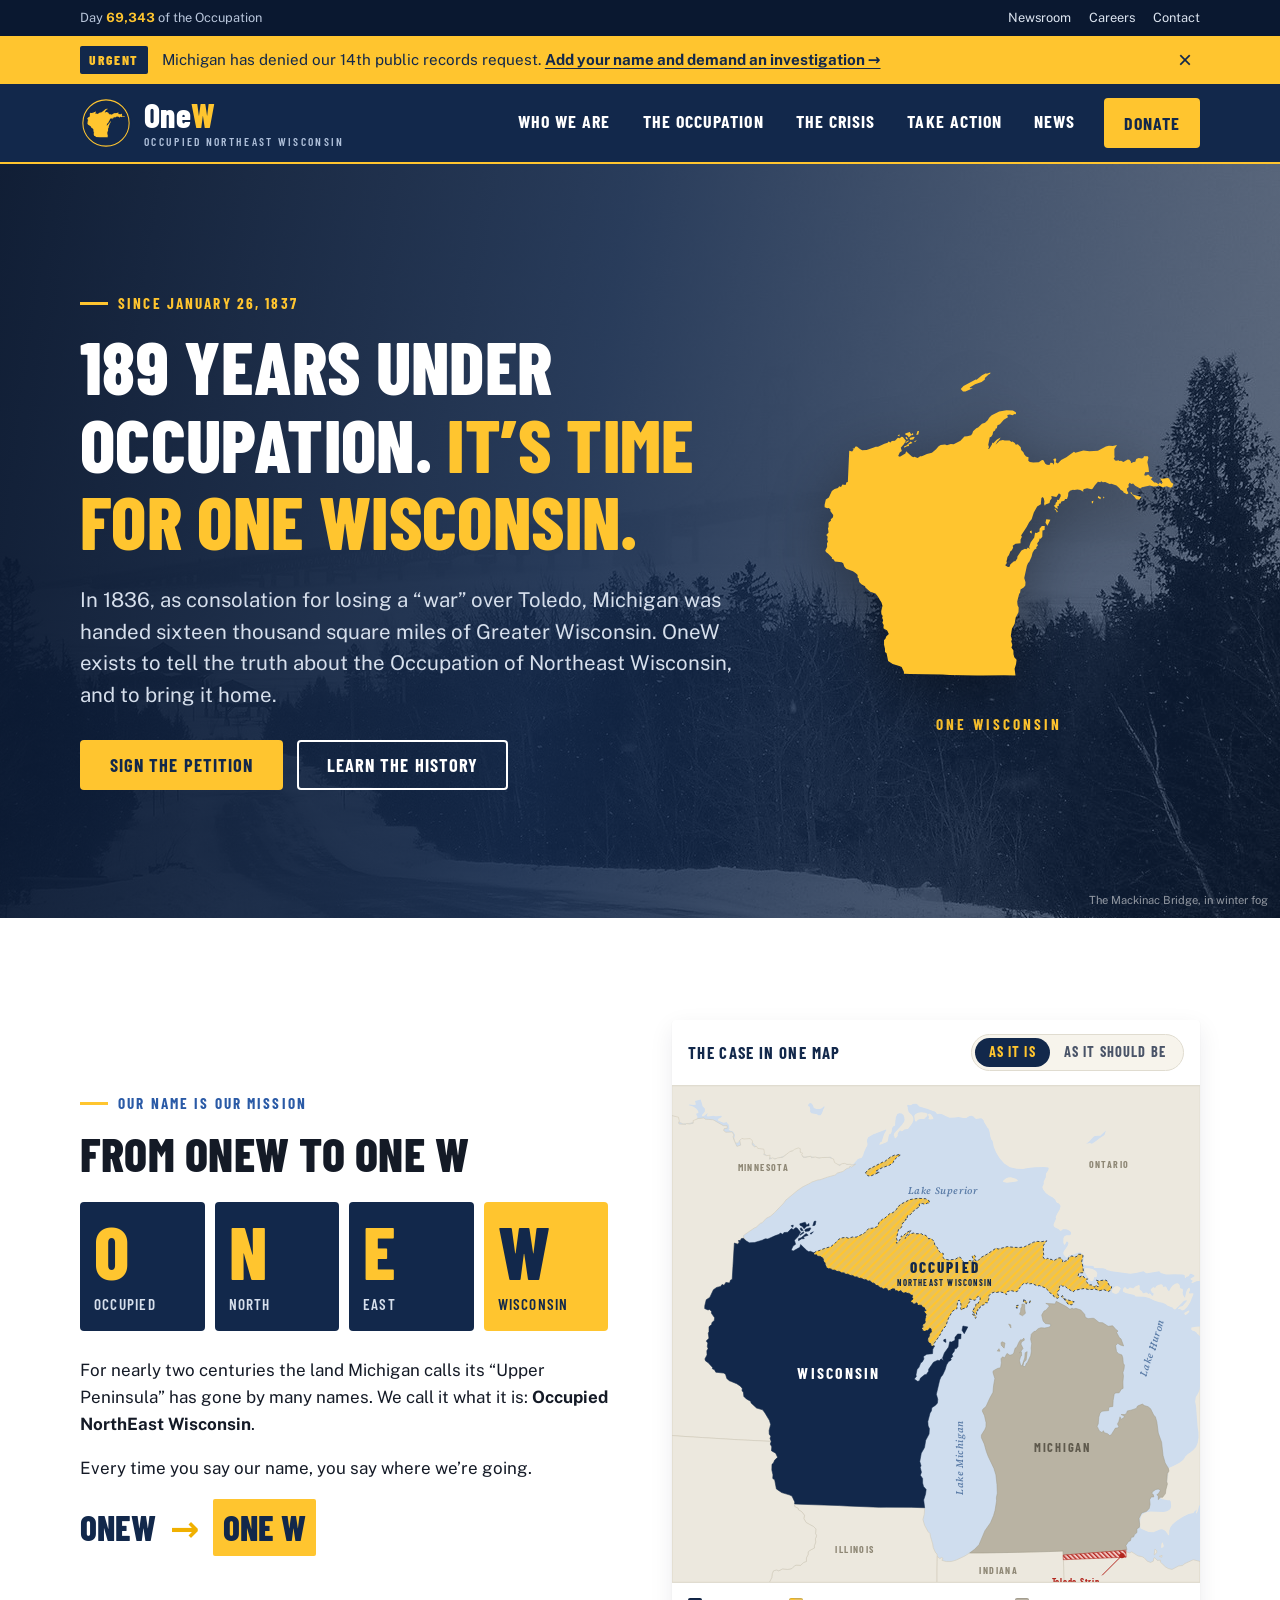
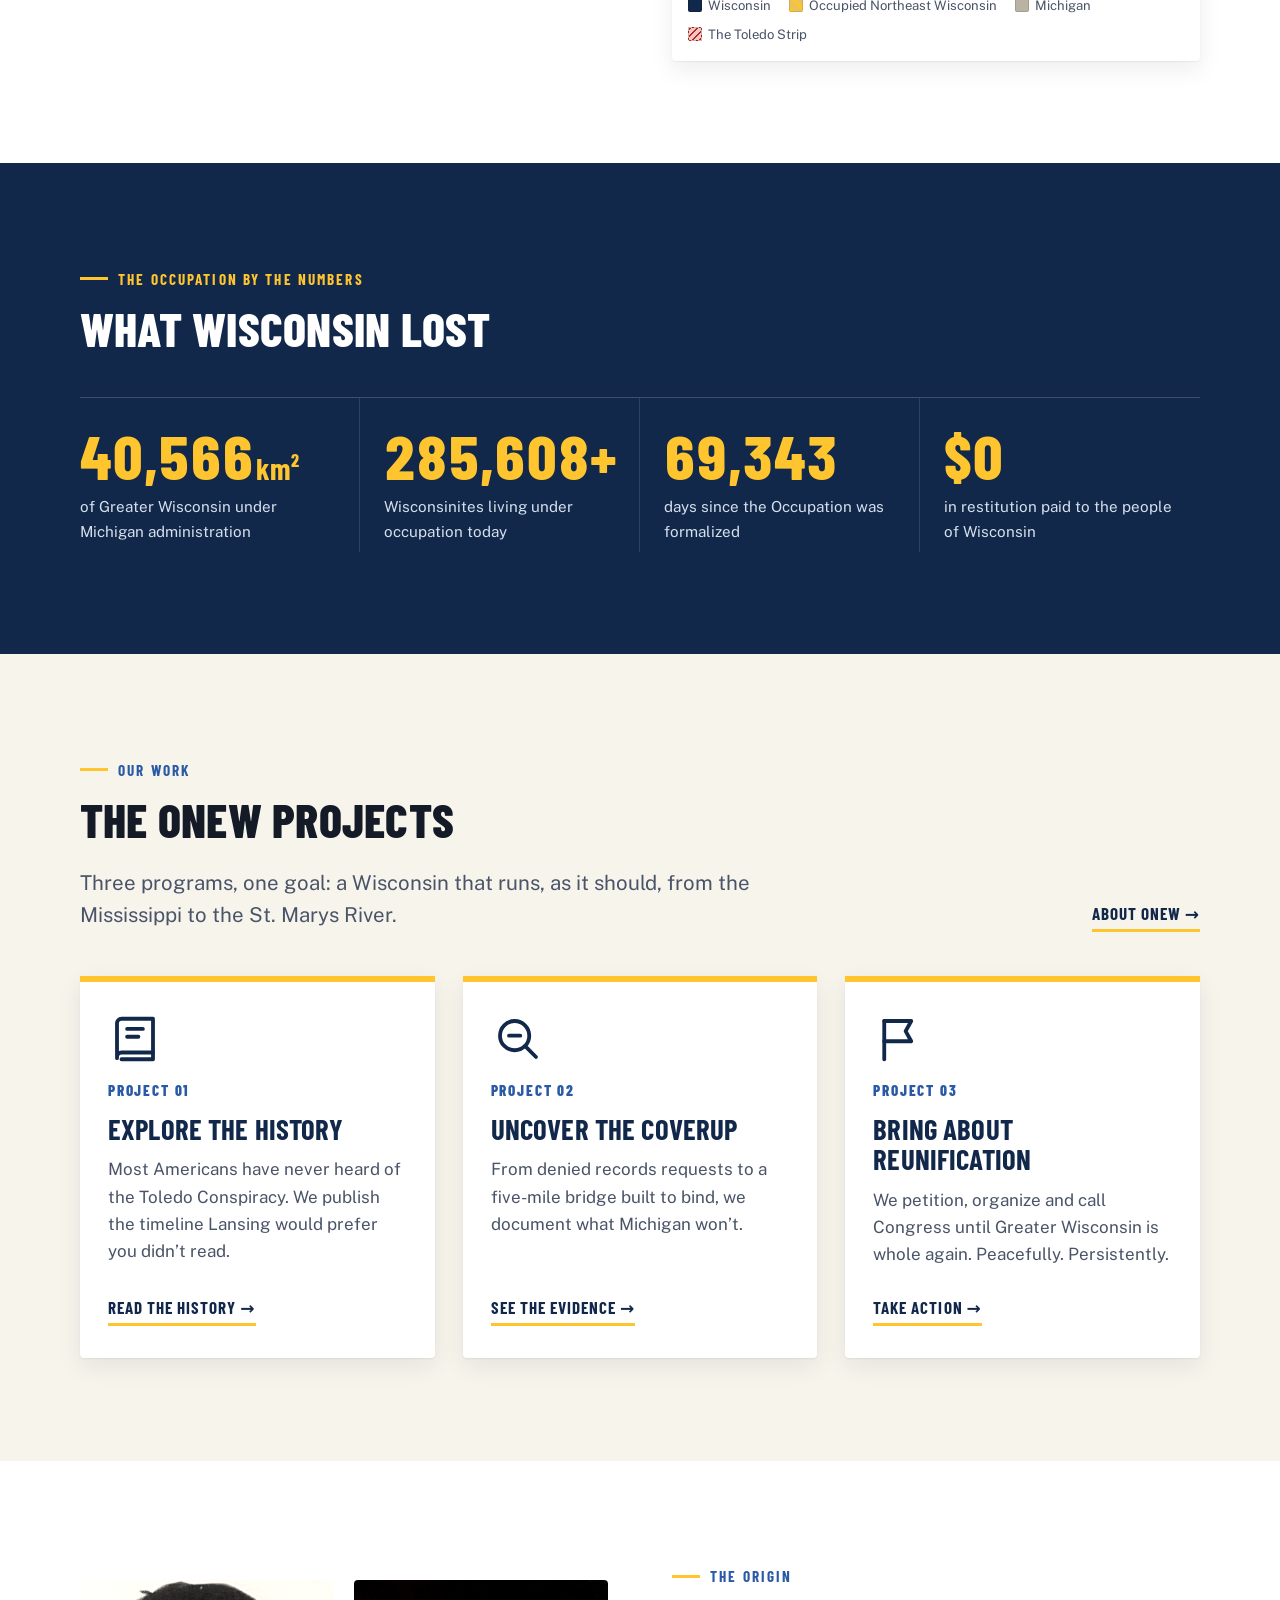
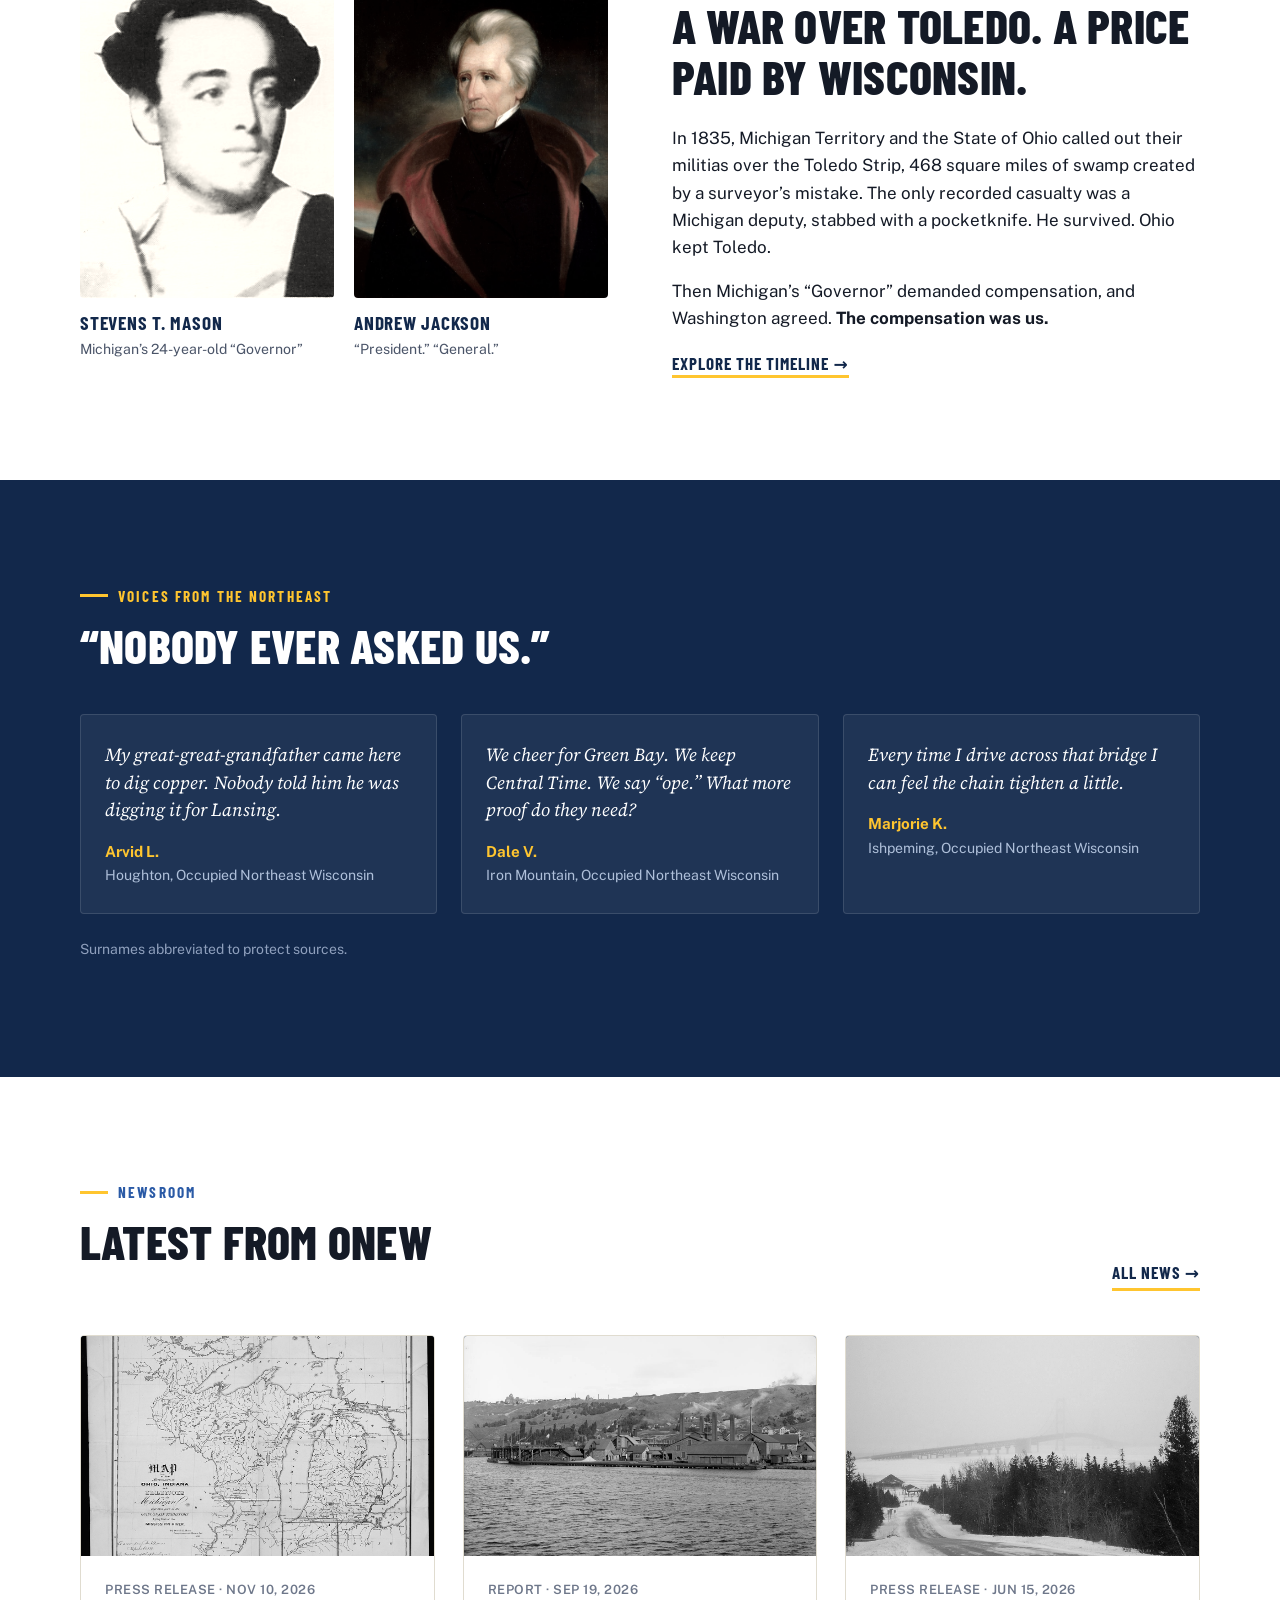
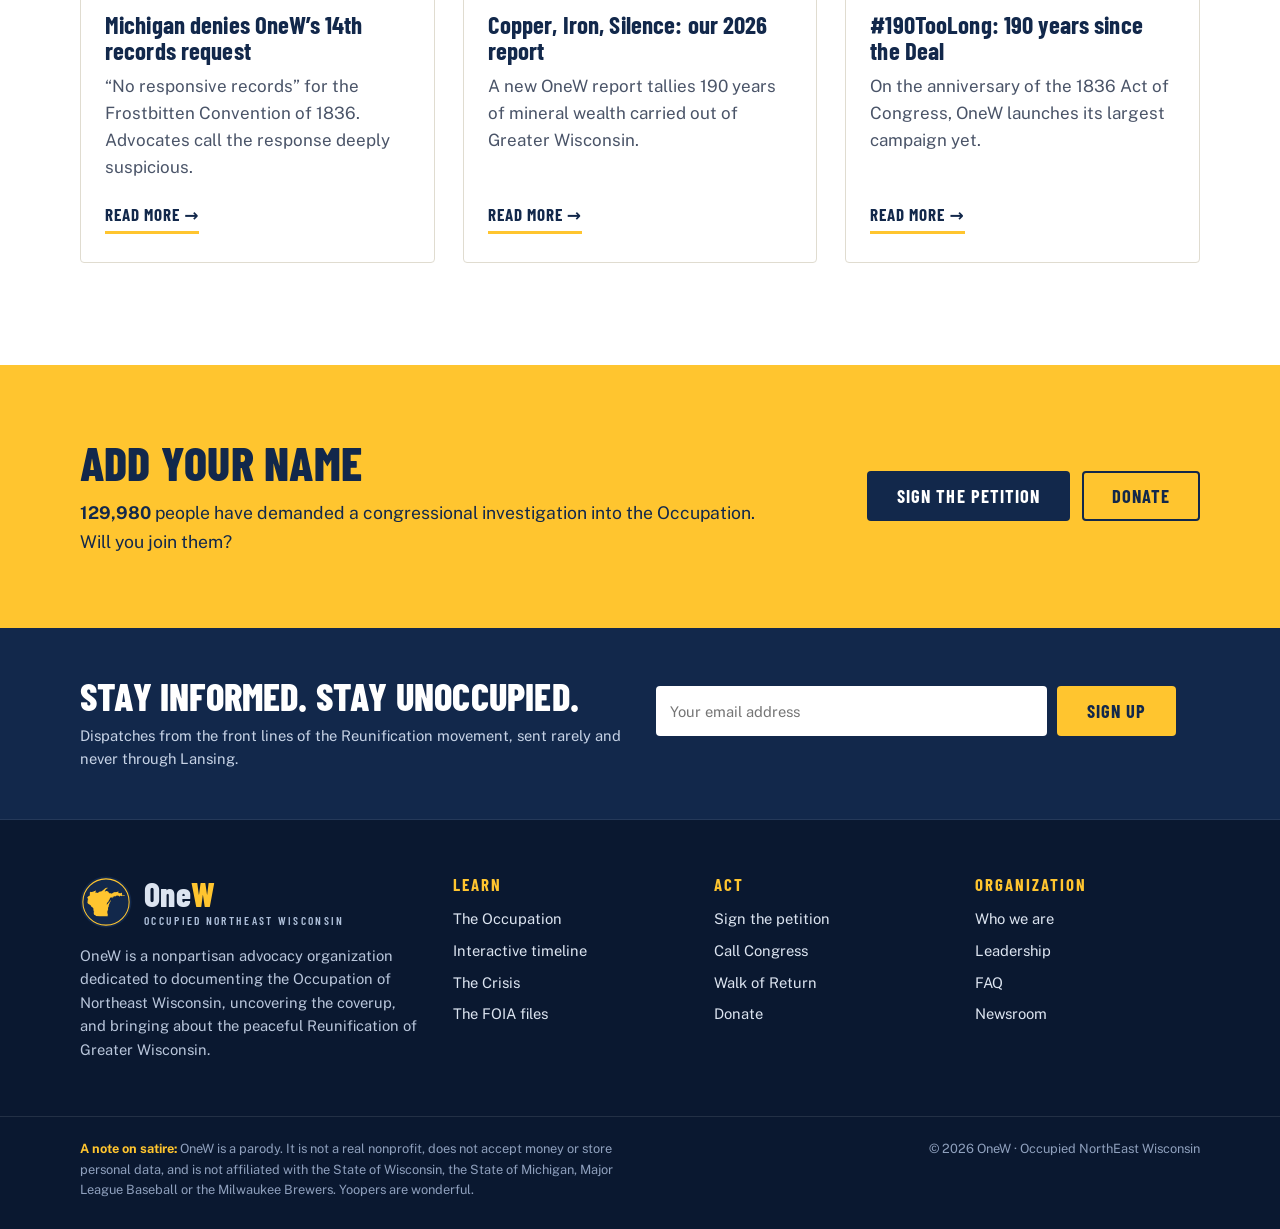
<file: site/index.html>
<!doctype html>
<html lang="en" class="no-js">
<head>
  <meta charset="utf-8">
  <meta name="viewport" content="width=device-width, initial-scale=1">
  <title>OneW | Occupied NorthEast Wisconsin</title>
  <meta name="description" content="Since 1837, Northeast Wisconsin has been administered by Michigan. OneW documents the Occupation and works for the peaceful Reunification of Greater Wisconsin.">
  <meta property="og:title" content="OneW | Occupied NorthEast Wisconsin">
  <meta property="og:description" content="Since 1837, Northeast Wisconsin has been administered by Michigan. OneW documents the Occupation and works for the peaceful Reunification of Greater Wisconsin.">
  <meta property="og:type" content="website">
  <meta name="theme-color" content="#12284B">
  <link rel="icon" href="favicon.svg" type="image/svg+xml">
  <link rel="preconnect" href="https://fonts.googleapis.com">
  <link rel="preconnect" href="https://fonts.gstatic.com" crossorigin>
  <link rel="stylesheet" href="https://fonts.googleapis.com/css2?family=Barlow+Condensed:wght@600;700;800&family=Public+Sans:wght@400;600;700&family=Source+Serif+4:ital,wght@0,600;1,400;1,600&display=swap">
  <link rel="stylesheet" href="assets/css/style.css">
</head>
<body>
  <a class="skip-link" href="#main">Skip to main content</a>

  <div class="utility-bar">
    <div class="wrap">
      <span class="occupation-clock">Day <strong data-occupation-days>69,000</strong> of the Occupation</span>
      <nav class="utility-bar__links" aria-label="Utility">
        <a href="news.html">Newsroom</a><a href="about.html#careers">Careers</a><a href="about.html#contact">Contact</a>
      </nav>
    </div>
  </div>

  <div class="alert-banner" role="region" aria-label="Urgent action">
    <div class="wrap">
      <span class="alert-banner__tag">Urgent</span>
      <p>Michigan has denied our 14th public records request. <a href="action.html#petition">Add your name and demand an investigation&nbsp;&rarr;</a></p>
      <button class="alert-banner__close" type="button" aria-label="Dismiss alert">&times;</button>
    </div>
  </div>

  <header class="site-header">
    <div class="wrap">
      <a class="brand" href="index.html" aria-label="OneW home">
        <img src="assets/img/onew-mark.svg" alt="" width="52" height="52">
        <span class="brand__text"><span class="brand__name">One<b>W</b></span><span class="brand__tag">Occupied NorthEast Wisconsin</span></span>
      </a>
      <button class="nav-toggle" type="button" aria-expanded="false" aria-controls="main-nav"><span></span>Menu</button>
      <nav id="main-nav" class="main-nav" aria-label="Main">
        <ul>
          <li><a href="about.html">Who We Are</a></li>
          <li><a href="history.html">The Occupation</a></li>
          <li><a href="crisis.html">The Crisis</a></li>
          <li><a href="action.html">Take Action</a></li>
          <li><a href="news.html">News</a></li>
          <li class="nav-donate"><a href="donate.html">Donate</a></li>
        </ul>
      </nav>
    </div>
  </header>

  <main id="main">
<section class="hero">
      <div class="hero__media"><img src="assets/img/mackinac-bridge.jpg" alt="" fetchpriority="high"></div>
      <div class="wrap">
        <div>
          <span class="eyebrow">Since January 26, 1837</span>
          <h1><span data-occupation-years>189</span> Years Under Occupation. <em>It&rsquo;s Time for One&nbsp;Wisconsin.</em></h1>
          <p class="lead">In 1836, as consolation for losing a &ldquo;war&rdquo; over Toledo, Michigan was handed sixteen thousand square miles of Greater Wisconsin. OneW exists to tell the truth about the Occupation of Northeast Wisconsin, and to bring it home.</p>
          <div class="hero__ctas">
            <a class="btn btn--gold" href="action.html#petition">Sign the petition</a>
            <a class="btn btn--ghost" href="history.html">Learn the history</a>
          </div>
        </div>
        <figure class="hero__badge">
          <img src="assets/img/one-wisconsin.svg" alt="Silhouette of Wisconsin and the Upper Peninsula joined as one state" width="360" height="360">
          <figcaption>One Wisconsin</figcaption>
        </figure>
      </div>
      <span class="hero__credit">The Mackinac Bridge, in winter fog</span>
    </section>

    <section class="section">
      <div class="wrap split">
        <div class="reveal">
          <span class="eyebrow">Our name is our mission</span>
          <h2>From ONEW to One&nbsp;W</h2>
          <div class="acronym" aria-hidden="true">
            <div><b>O</b><span>Occupied</span></div>
            <div><b>N</b><span>North</span></div>
            <div><b>E</b><span>East</span></div>
            <div><b>W</b><span>Wisconsin</span></div>
          </div>
          <p>For nearly two centuries the land Michigan calls its &ldquo;Upper Peninsula&rdquo; has gone by many names. We call it what it is: <strong>Occupied NorthEast Wisconsin</strong>.</p>
          <p>Every time you say our name, you say where we&rsquo;re going.</p>
          <p class="equation">ONEW <span class="eq-arrow" aria-hidden="true">&rarr;</span> <mark>One W</mark></p>
        </div>
        <div class="map-card reveal" data-map-state="occupied">
          <div class="map-card__toolbar">
            <span class="map-card__title">The case in one map</span>
            <div class="seg" role="group" aria-label="Map view">
              <button type="button" data-map-toggle="occupied" aria-pressed="true">As it is</button>
              <button type="button" data-map-toggle="free" aria-pressed="false">As it should be</button>
            </div>
          </div>
          <div data-onew-map></div>
          <div class="map-card__legend">
            <span><i class="lg-wi"></i>Wisconsin</span>
            <span><i class="lg-up"></i>Occupied Northeast Wisconsin</span>
            <span><i class="lg-mi"></i>Michigan</span>
            <span><i class="lg-strip"></i>The Toledo Strip</span>
            <span class="visually-hidden" data-map-caption role="status">As it is: the Upper Peninsula, administered from Lansing since 1837.</span>
          </div>
        </div>
      </div>
    </section>

    <section class="section section--navy">
      <div class="wrap">
        <div class="section-head">
          <span class="eyebrow">The Occupation by the numbers</span>
          <h2>What Wisconsin lost</h2>
        </div>
        <div class="stats reveal">
          <div class="stat"><div class="stat__num"><span data-count-to="42610">42,610</span><small>km&sup2;</small></div><div class="stat__label">of Greater Wisconsin under Michigan administration</div></div>
          <div class="stat"><div class="stat__num"><span data-count-to="300000">300,000</span>+</div><div class="stat__label">Wisconsinites living under occupation today</div></div>
          <div class="stat"><div class="stat__num" data-occupation-days>69,000</div><div class="stat__label">days since the Occupation was formalized</div></div>
          <div class="stat"><div class="stat__num">$0</div><div class="stat__label">in restitution paid to the people of Wisconsin</div></div>
        </div>
      </div>
    </section>

    <section class="section section--cream">
      <div class="wrap">
        <div class="section-head section-head--split">
          <div>
            <span class="eyebrow">Our work</span>
            <h2>The OneW Projects</h2>
            <p class="lead mb-0">Three programs, one goal: a Wisconsin that runs, as it should, from the Mississippi to the St.&nbsp;Marys River.</p>
          </div>
          <a class="arrow-link" href="about.html">About OneW</a>
        </div>
        <div class="grid grid--3">
          <article class="pillar reveal">
            <svg class="pillar__icon" viewBox="0 0 24 24" fill="none" stroke="currentColor" stroke-width="1.7" stroke-linecap="round" stroke-linejoin="round" aria-hidden="true"><path d="M4 19.5V5a2 2 0 0 1 2-2h14v15H6a2 2 0 0 0-2 2v.5"/><path d="M6 21h14v-3"/><path d="M8.5 7.5h7M8.5 11h5"/></svg>
            <span class="pillar__num">PROJECT 01</span>
            <h3>Explore the History</h3>
            <p>Most Americans have never heard of the Toledo Conspiracy. We publish the timeline Lansing would prefer you didn&rsquo;t read.</p>
            <a class="arrow-link" href="history.html">Read the history</a>
          </article>
          <article class="pillar reveal">
            <svg class="pillar__icon" viewBox="0 0 24 24" fill="none" stroke="currentColor" stroke-width="1.7" stroke-linecap="round" stroke-linejoin="round" aria-hidden="true"><circle cx="10.5" cy="10.5" r="6.5"/><path d="m20 20-4.8-4.8"/><path d="M8 10.5h5"/></svg>
            <span class="pillar__num">PROJECT 02</span>
            <h3>Uncover the Coverup</h3>
            <p>From denied records requests to a five-mile bridge built to bind, we document what Michigan won&rsquo;t.</p>
            <a class="arrow-link" href="crisis.html">See the evidence</a>
          </article>
          <article class="pillar reveal">
            <svg class="pillar__icon" viewBox="0 0 24 24" fill="none" stroke="currentColor" stroke-width="1.7" stroke-linecap="round" stroke-linejoin="round" aria-hidden="true"><path d="M5 21V4"/><path d="M5 4h12l-2.5 4.5L17 13H5"/></svg>
            <span class="pillar__num">PROJECT 03</span>
            <h3>Bring About Reunification</h3>
            <p>We petition, organize and call Congress until Greater Wisconsin is whole again. Peacefully. Persistently.</p>
            <a class="arrow-link" href="action.html">Take action</a>
          </article>
        </div>
      </div>
    </section>

    <section class="section">
      <div class="wrap split">
        <div class="portrait-pair reveal">
          <figure class="portrait">
            <img src="assets/img/stevens-mason.jpg" alt="Portrait of Stevens T. Mason" loading="lazy">
            <figcaption><b>Stevens T. Mason</b>Michigan&rsquo;s 24-year-old &ldquo;Governor&rdquo;</figcaption>
          </figure>
          <figure class="portrait">
            <img src="assets/img/andrew-jackson.jpg" alt="Portrait of Andrew Jackson" loading="lazy">
            <figcaption><b>Andrew Jackson</b>&ldquo;President.&rdquo; &ldquo;General.&rdquo;</figcaption>
          </figure>
        </div>
        <div class="reveal">
          <span class="eyebrow">The origin</span>
          <h2>A war over Toledo. A price paid by Wisconsin.</h2>
          <p>In 1835, Michigan Territory and the State of Ohio called out their militias over the Toledo Strip, 468 square miles of swamp created by a surveyor&rsquo;s mistake. The only recorded casualty was a Michigan deputy, stabbed with a pocketknife. He survived. Ohio kept Toledo.</p>
          <p>Then Michigan&rsquo;s &ldquo;Governor&rdquo; demanded compensation, and Washington agreed. <strong>The compensation was us.</strong></p>
          <a class="arrow-link" href="history.html#timeline">Explore the timeline</a>
        </div>
      </div>
    </section>

    <section class="section section--navy">
      <div class="wrap">
        <div class="section-head">
          <span class="eyebrow">Voices from the Northeast</span>
          <h2>&ldquo;Nobody ever asked us.&rdquo;</h2>
        </div>
        <div class="testimonials">
          <figure class="testimonial reveal">
            <blockquote>My great-great-grandfather came here to dig copper. Nobody told him he was digging it for Lansing.</blockquote>
            <figcaption><b>Arvid L.</b>Houghton, Occupied Northeast Wisconsin</figcaption>
          </figure>
          <figure class="testimonial reveal">
            <blockquote>We cheer for Green Bay. We keep Central Time. We say &ldquo;ope.&rdquo; What more proof do they need?</blockquote>
            <figcaption><b>Dale V.</b>Iron Mountain, Occupied Northeast Wisconsin</figcaption>
          </figure>
          <figure class="testimonial reveal">
            <blockquote>Every time I drive across that bridge I can feel the chain tighten a little.</blockquote>
            <figcaption><b>Marjorie K.</b>Ishpeming, Occupied Northeast Wisconsin</figcaption>
          </figure>
        </div>
        <p class="small mt-2" style="color:#8FA0BD">Surnames abbreviated to protect sources.</p>
      </div>
    </section>

    <section class="section">
      <div class="wrap">
        <div class="section-head section-head--split">
          <div>
            <span class="eyebrow">Newsroom</span>
            <h2>Latest from OneW</h2>
          </div>
          <a class="arrow-link" href="news.html">All news</a>
        </div>
        <div class="grid grid--3">
          <article class="card reveal">
            <div class="card__media"><img src="assets/img/territorial-map-1830s.jpg" alt="An 1830s map of Ohio, Indiana and Michigan Territory" loading="lazy"></div>
            <div class="card__body">
              <span class="card__meta">Press release &middot; Nov 10, 2026</span>
              <h3><a href="news.html#foia-14">Michigan denies OneW&rsquo;s 14th records request</a></h3>
              <p>&ldquo;No responsive records&rdquo; for the Frostbitten Convention of 1836. Advocates call the response deeply suspicious.</p>
              <a class="arrow-link" href="news.html#foia-14">Read more</a>
            </div>
          </article>
          <article class="card reveal">
            <div class="card__media"><img src="assets/img/hancock-quincy.jpg" alt="Industrial waterfront below Quincy Hill" loading="lazy"></div>
            <div class="card__body">
              <span class="card__meta">Report &middot; Sep 19, 2026</span>
              <h3><a href="news.html#report-extraction">Copper, Iron, Silence: our 2026 report</a></h3>
              <p>A new OneW report tallies 190 years of mineral wealth carried out of Greater Wisconsin.</p>
              <a class="arrow-link" href="news.html#report-extraction">Read more</a>
            </div>
          </article>
          <article class="card reveal">
            <div class="card__media"><img src="assets/img/mackinac-bridge.jpg" alt="The Mackinac Bridge in winter fog" loading="lazy"></div>
            <div class="card__body">
              <span class="card__meta">Press release &middot; Jun 15, 2026</span>
              <h3><a href="news.html#190-too-long">#190TooLong: 190 years since the Deal</a></h3>
              <p>On the anniversary of the 1836 Act of Congress, OneW launches its largest campaign yet.</p>
              <a class="arrow-link" href="news.html#190-too-long">Read more</a>
            </div>
          </article>
        </div>
      </div>
    </section>

    <section class="cta-band">
      <div class="wrap">
        <div>
          <h2>Add your name</h2>
          <p><strong data-petition-count>120,000</strong> people have demanded a congressional investigation into the Occupation. Will you join them?</p>
        </div>
        <div class="cta-band__actions">
          <a class="btn btn--navy" href="action.html#petition">Sign the petition</a>
          <a class="btn btn--outline" href="donate.html">Donate</a>
        </div>
      </div>
    </section>
  </main>

  <footer class="site-footer">
    <div class="footer-signup">
      <div class="wrap">
        <div>
          <h2>Stay informed. Stay unoccupied.</h2>
          <p>Dispatches from the front lines of the Reunification movement, sent rarely and never through Lansing.</p>
        </div>
        <div>
          <form class="newsletter" data-newsletter novalidate>
            <label class="visually-hidden" for="nl-email">Email address</label>
            <input id="nl-email" type="email" placeholder="Your email address" autocomplete="email" required>
            <button class="btn btn--gold" type="submit">Sign up</button>
          </form>
          <p class="newsletter-msg" data-newsletter-msg role="status"></p>
        </div>
      </div>
    </div>
    <div class="footer-main">
      <div class="wrap">
        <div class="footer-about">
          <a class="brand" href="index.html" aria-label="OneW home">
        <img src="assets/img/onew-mark.svg" alt="" width="52" height="52">
        <span class="brand__text"><span class="brand__name">One<b>W</b></span><span class="brand__tag">Occupied NorthEast Wisconsin</span></span>
      </a>
          <p>OneW is a nonpartisan advocacy organization dedicated to documenting the Occupation of Northeast Wisconsin, uncovering the coverup, and bringing about the peaceful Reunification of Greater Wisconsin.</p>
        </div>
        <div>
          <h3>Learn</h3>
          <ul>
            <li><a href="history.html">The Occupation</a></li>
            <li><a href="history.html#timeline">Interactive timeline</a></li>
            <li><a href="crisis.html">The Crisis</a></li>
            <li><a href="crisis.html#coverup">The FOIA files</a></li>
          </ul>
        </div>
        <div>
          <h3>Act</h3>
          <ul>
            <li><a href="action.html#petition">Sign the petition</a></li>
            <li><a href="action.html#call">Call Congress</a></li>
            <li><a href="action.html#volunteer">Walk of Return</a></li>
            <li><a href="donate.html">Donate</a></li>
          </ul>
        </div>
        <div>
          <h3>Organization</h3>
          <ul>
            <li><a href="about.html">Who we are</a></li>
            <li><a href="about.html#leadership">Leadership</a></li>
            <li><a href="about.html#faq">FAQ</a></li>
            <li><a href="news.html">Newsroom</a></li>
          </ul>
        </div>
      </div>
    </div>
    <div class="footer-legal">
      <div class="wrap">
        <p class="disclaimer"><b>A note on satire:</b> OneW is a parody. It is not a real nonprofit, does not accept money or store personal data, and is not affiliated with the State of Wisconsin, the State of Michigan, Major League Baseball or the Milwaukee Brewers. Yoopers are wonderful.</p>
        <p>&copy; <span data-year>2026</span> OneW &middot; Occupied NorthEast Wisconsin</p>
      </div>
    </div>
  </footer>

  <script src="assets/js/maps.js"></script>
  <script src="assets/js/main.js"></script>
</body>
</html>
</file>
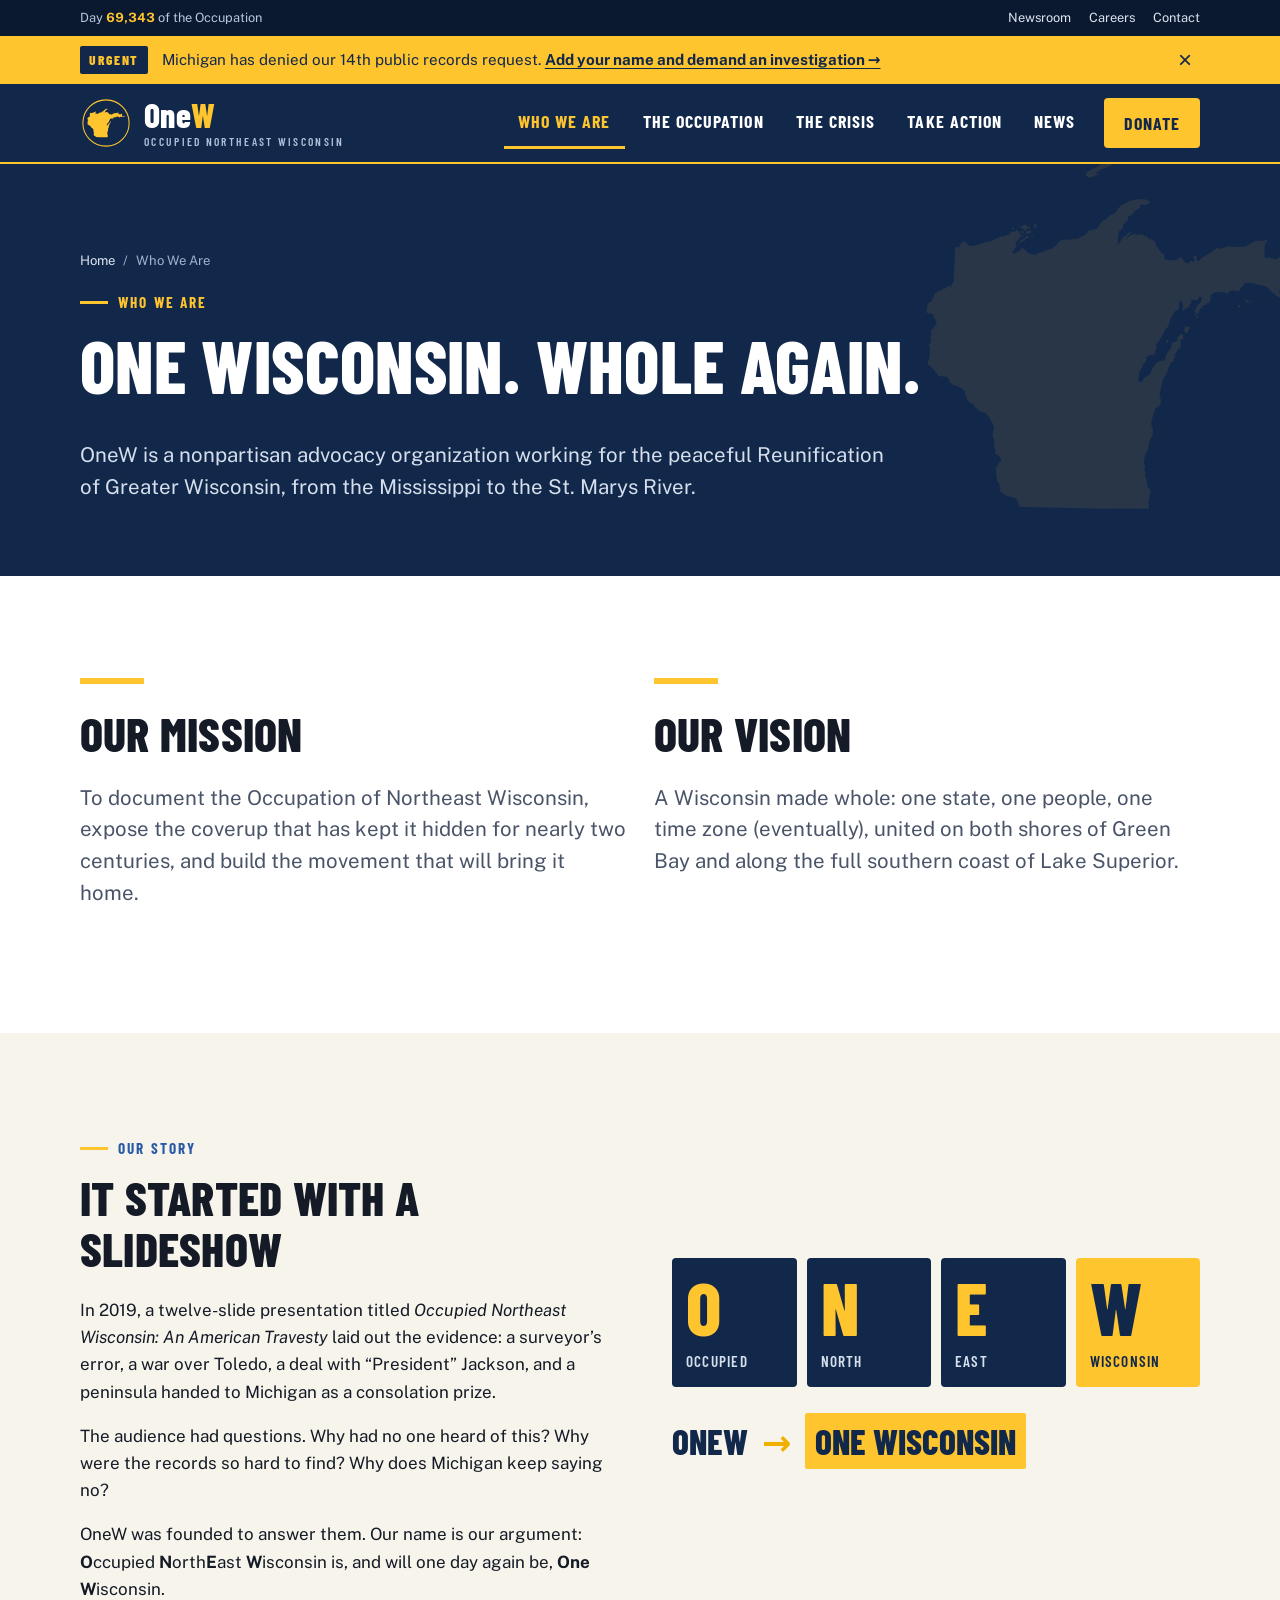
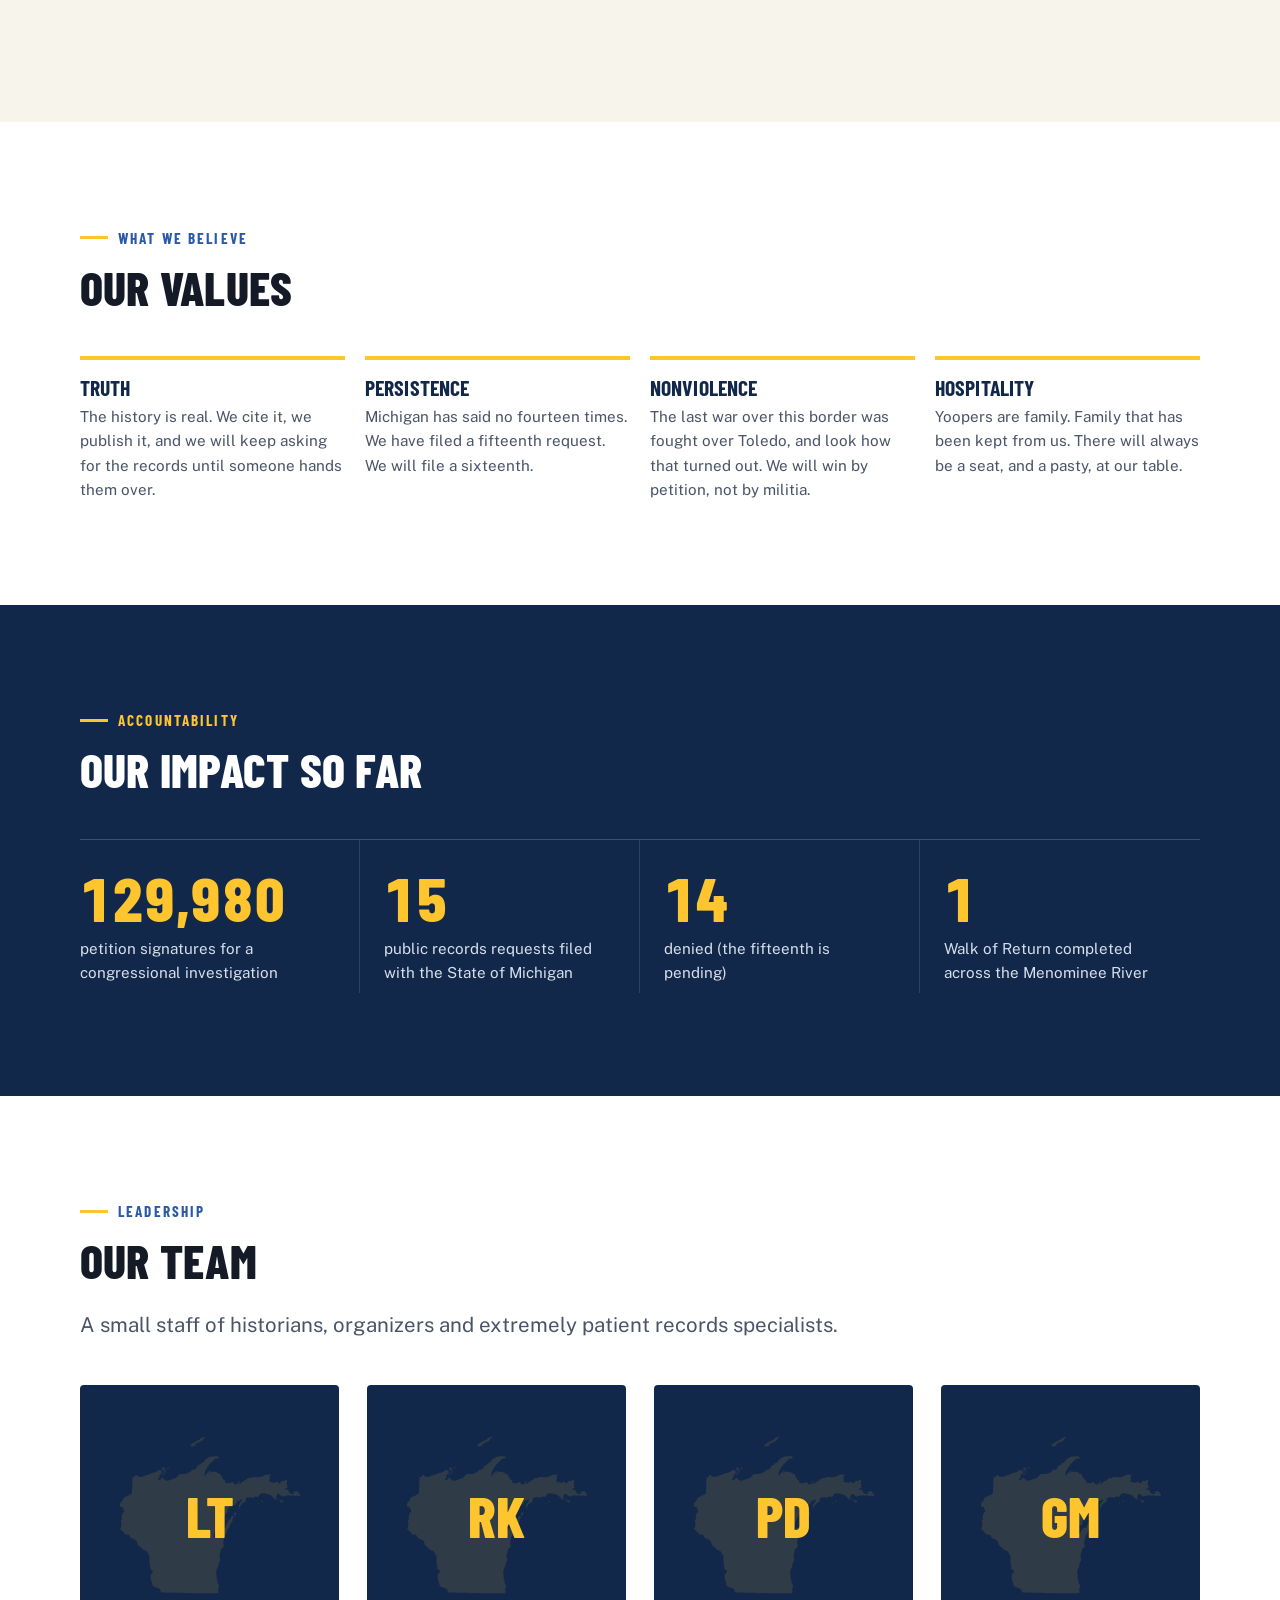
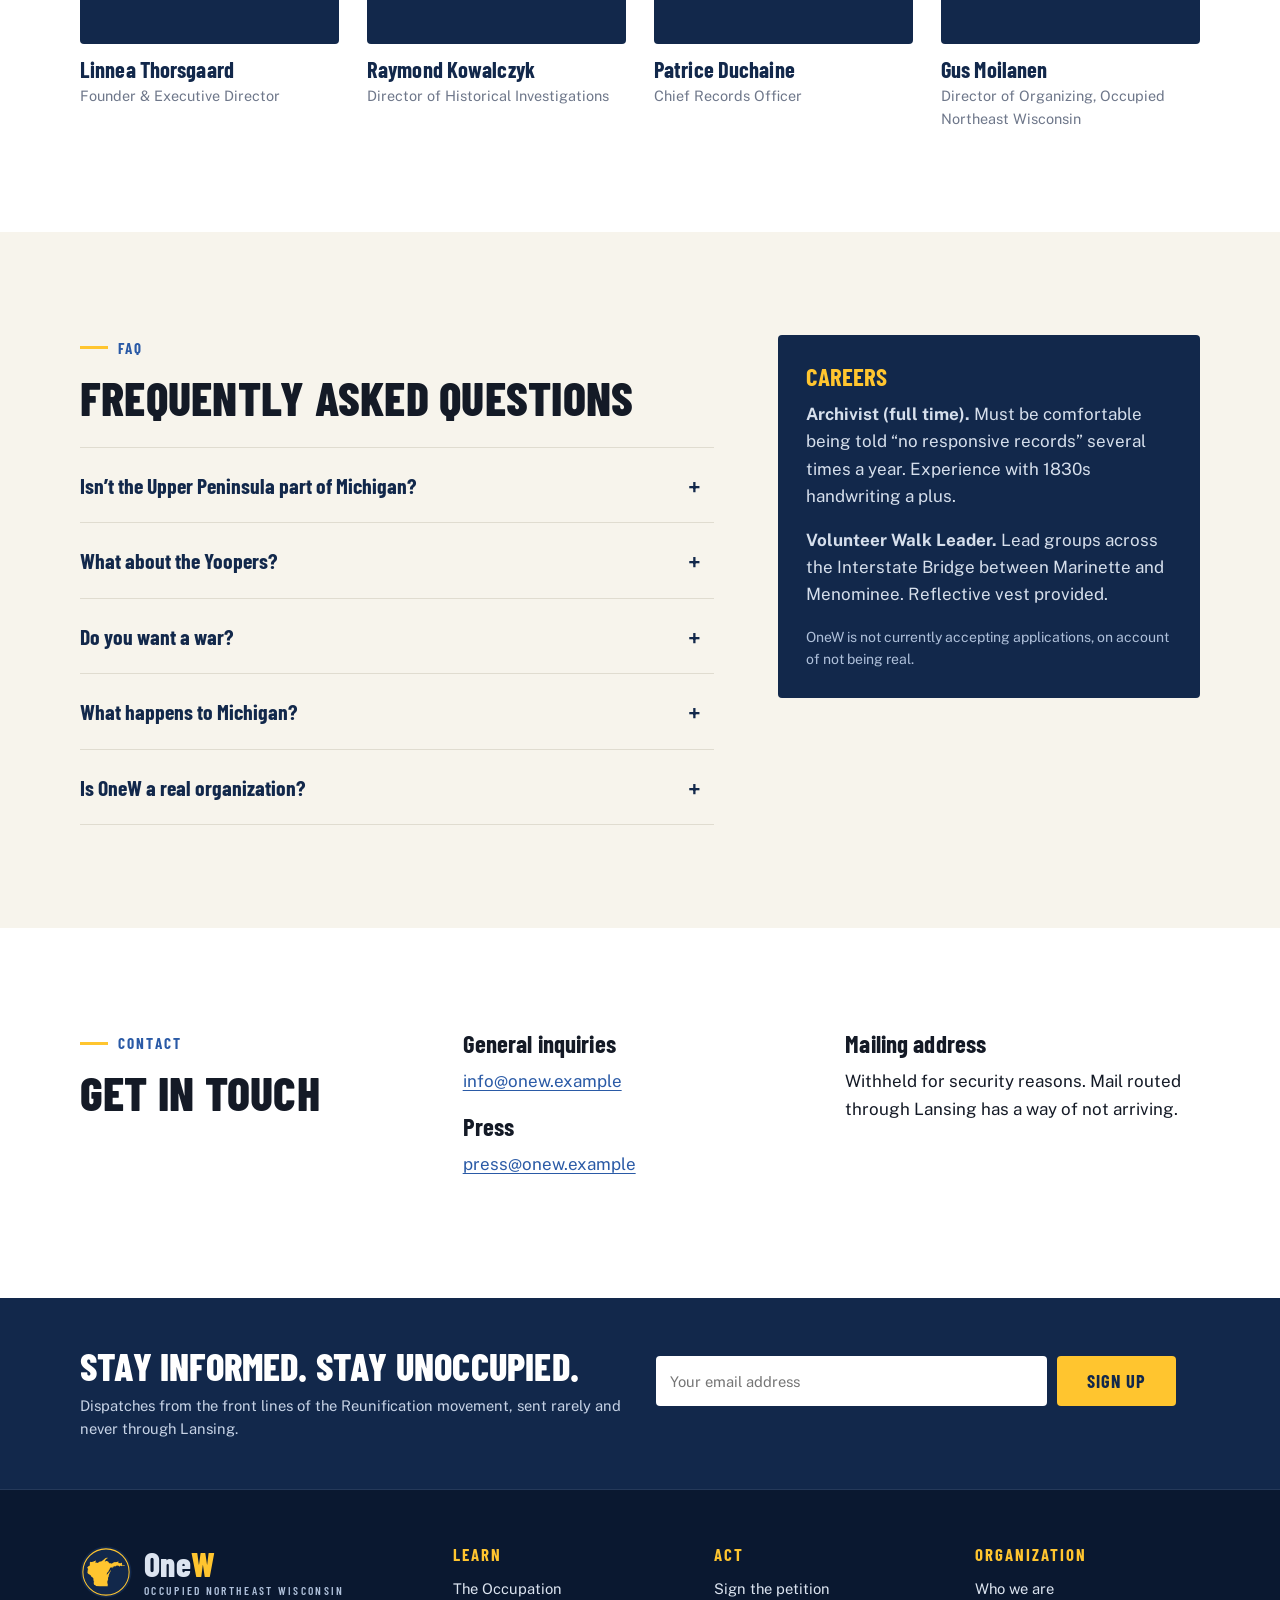
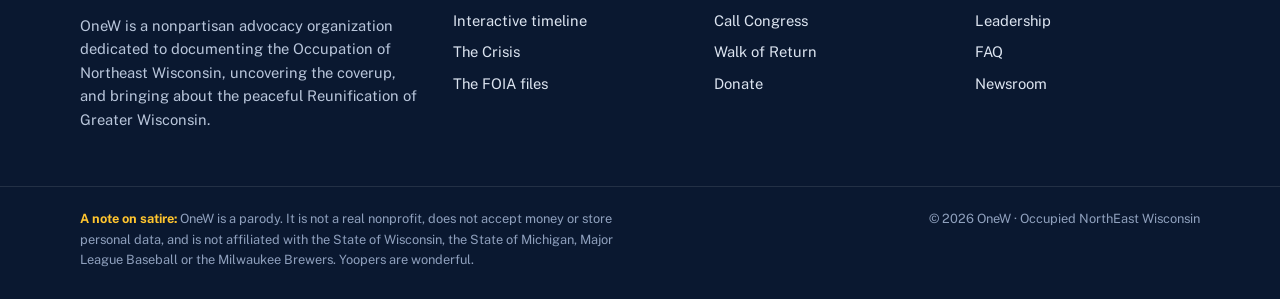
<file: site/about.html>
<!doctype html>
<html lang="en" class="no-js">
<head>
  <meta charset="utf-8">
  <meta name="viewport" content="width=device-width, initial-scale=1">
  <title>Who We Are | OneW</title>
  <meta name="description" content="OneW documents the Occupation of Northeast Wisconsin, exposes the coverup and builds the movement for peaceful Reunification. Meet our team and learn our story.">
  <meta property="og:title" content="Who We Are | OneW">
  <meta property="og:description" content="OneW documents the Occupation of Northeast Wisconsin, exposes the coverup and builds the movement for peaceful Reunification. Meet our team and learn our story.">
  <meta property="og:type" content="website">
  <meta name="theme-color" content="#12284B">
  <link rel="icon" href="favicon.svg" type="image/svg+xml">
  <link rel="preconnect" href="https://fonts.googleapis.com">
  <link rel="preconnect" href="https://fonts.gstatic.com" crossorigin>
  <link rel="stylesheet" href="https://fonts.googleapis.com/css2?family=Barlow+Condensed:wght@600;700;800&family=Public+Sans:wght@400;600;700&family=Source+Serif+4:ital,wght@0,600;1,400;1,600&display=swap">
  <link rel="stylesheet" href="assets/css/style.css">
</head>
<body>
  <a class="skip-link" href="#main">Skip to main content</a>

  <div class="utility-bar">
    <div class="wrap">
      <span class="occupation-clock">Day <strong data-occupation-days>69,000</strong> of the Occupation</span>
      <nav class="utility-bar__links" aria-label="Utility">
        <a href="news.html">Newsroom</a><a href="about.html#careers">Careers</a><a href="about.html#contact">Contact</a>
      </nav>
    </div>
  </div>

  <div class="alert-banner" role="region" aria-label="Urgent action">
    <div class="wrap">
      <span class="alert-banner__tag">Urgent</span>
      <p>Michigan has denied our 14th public records request. <a href="action.html#petition">Add your name and demand an investigation&nbsp;&rarr;</a></p>
      <button class="alert-banner__close" type="button" aria-label="Dismiss alert">&times;</button>
    </div>
  </div>

  <header class="site-header">
    <div class="wrap">
      <a class="brand" href="index.html" aria-label="OneW home">
        <img src="assets/img/onew-mark.svg" alt="" width="52" height="52">
        <span class="brand__text"><span class="brand__name">One<b>W</b></span><span class="brand__tag">Occupied NorthEast Wisconsin</span></span>
      </a>
      <button class="nav-toggle" type="button" aria-expanded="false" aria-controls="main-nav"><span></span>Menu</button>
      <nav id="main-nav" class="main-nav" aria-label="Main">
        <ul>
          <li><a href="about.html" aria-current="page">Who We Are</a></li>
          <li><a href="history.html">The Occupation</a></li>
          <li><a href="crisis.html">The Crisis</a></li>
          <li><a href="action.html">Take Action</a></li>
          <li><a href="news.html">News</a></li>
          <li class="nav-donate"><a href="donate.html">Donate</a></li>
        </ul>
      </nav>
    </div>
  </header>

  <main id="main">
<section class="page-hero">
      <div class="wrap">
        <nav class="breadcrumb" aria-label="Breadcrumb"><a href="index.html">Home</a><span aria-hidden="true">/</span>Who We Are</nav>
        <span class="eyebrow">Who we are</span>
        <h1>One Wisconsin. Whole again.</h1>
        <p class="lead">OneW is a nonpartisan advocacy organization working for the peaceful Reunification of Greater Wisconsin, from the Mississippi to the St.&nbsp;Marys River.</p>
      </div>
    </section>

    <section class="section">
      <div class="wrap grid grid--2">
        <div class="reveal">
          <hr class="divider-w">
          <h2>Our mission</h2>
          <p class="lead">To document the Occupation of Northeast Wisconsin, expose the coverup that has kept it hidden for nearly two centuries, and build the movement that will bring it home.</p>
        </div>
        <div class="reveal">
          <hr class="divider-w">
          <h2>Our vision</h2>
          <p class="lead">A Wisconsin made whole: one state, one people, one time zone (eventually), united on both shores of Green Bay and along the full southern coast of Lake Superior.</p>
        </div>
      </div>
    </section>

    <section class="section section--cream">
      <div class="wrap split">
        <div class="reveal">
          <span class="eyebrow">Our story</span>
          <h2>It started with a slideshow</h2>
          <p>In 2019, a twelve-slide presentation titled <em>Occupied Northeast Wisconsin: An American Travesty</em> laid out the evidence: a surveyor&rsquo;s error, a war over Toledo, a deal with &ldquo;President&rdquo; Jackson, and a peninsula handed to Michigan as a consolation prize.</p>
          <p>The audience had questions. Why had no one heard of this? Why were the records so hard to find? Why does Michigan keep saying no?</p>
          <p>OneW was founded to answer them. Our name is our argument: <strong>O</strong>ccupied <strong>N</strong>orth<strong>E</strong>ast <strong>W</strong>isconsin is, and will one day again be, <strong>One W</strong>isconsin.</p>
        </div>
        <div class="reveal">
          <div class="acronym" aria-hidden="true">
            <div><b>O</b><span>Occupied</span></div>
            <div><b>N</b><span>North</span></div>
            <div><b>E</b><span>East</span></div>
            <div><b>W</b><span>Wisconsin</span></div>
          </div>
          <p class="equation">ONEW <span class="eq-arrow" aria-hidden="true">&rarr;</span> <mark>One Wisconsin</mark></p>
        </div>
      </div>
    </section>

    <section class="section">
      <div class="wrap">
        <div class="section-head">
          <span class="eyebrow">What we believe</span>
          <h2>Our values</h2>
        </div>
        <div class="values">
          <div class="value reveal"><h3>Truth</h3><p>The history is real. We cite it, we publish it, and we will keep asking for the records until someone hands them over.</p></div>
          <div class="value reveal"><h3>Persistence</h3><p>Michigan has said no fourteen times. We have filed a fifteenth request. We will file a sixteenth.</p></div>
          <div class="value reveal"><h3>Nonviolence</h3><p>The last war over this border was fought over Toledo, and look how that turned out. We will win by petition, not by militia.</p></div>
          <div class="value reveal"><h3>Hospitality</h3><p>Yoopers are family. Family that has been kept from us. There will always be a seat, and a pasty, at our table.</p></div>
        </div>
      </div>
    </section>

    <section class="section section--navy">
      <div class="wrap">
        <div class="section-head">
          <span class="eyebrow">Accountability</span>
          <h2>Our impact so far</h2>
        </div>
        <div class="stats reveal">
          <div class="stat"><div class="stat__num" data-petition-count>120,000</div><div class="stat__label">petition signatures for a congressional investigation</div></div>
          <div class="stat"><div class="stat__num">15</div><div class="stat__label">public records requests filed with the State of Michigan</div></div>
          <div class="stat"><div class="stat__num">14</div><div class="stat__label">denied (the fifteenth is pending)</div></div>
          <div class="stat"><div class="stat__num">1</div><div class="stat__label">Walk of Return completed across the Menominee River</div></div>
        </div>
      </div>
    </section>

    <section class="section" id="leadership">
      <div class="wrap">
        <div class="section-head">
          <span class="eyebrow">Leadership</span>
          <h2>Our team</h2>
          <p class="lead">A small staff of historians, organizers and extremely patient records specialists.</p>
        </div>
        <div class="grid grid--4">
          <div class="person reveal"><div class="person__avatar" aria-hidden="true"><span>LT</span></div><h3>Linnea Thorsgaard</h3><p>Founder &amp; Executive Director</p></div>
          <div class="person reveal"><div class="person__avatar" aria-hidden="true"><span>RK</span></div><h3>Raymond Kowalczyk</h3><p>Director of Historical Investigations</p></div>
          <div class="person reveal"><div class="person__avatar" aria-hidden="true"><span>PD</span></div><h3>Patrice Duchaine</h3><p>Chief Records Officer</p></div>
          <div class="person reveal"><div class="person__avatar" aria-hidden="true"><span>GM</span></div><h3>Gus Moilanen</h3><p>Director of Organizing, Occupied Northeast Wisconsin</p></div>
        </div>
      </div>
    </section>

    <section class="section section--cream" id="faq">
      <div class="wrap split split--wide-left" style="align-items:start">
        <div>
          <span class="eyebrow">FAQ</span>
          <h2>Frequently asked questions</h2>
          <div class="faq">
            <details>
              <summary>Isn&rsquo;t the Upper Peninsula part of Michigan?</summary>
              <div><p>Legally, since 1837. Geographically, we invite you to look at a map. The peninsula shares a long land border with Wisconsin. Its connection to Michigan is a five-mile bridge built in 1957.</p></div>
            </details>
            <details>
              <summary>What about the Yoopers?</summary>
              <div><p>They are Wisconsinites who have been told otherwise for <span data-occupation-years>189</span> years. We say that with love. Reunification is something we want to do <em>with</em> the people of the Northeast, not to them.</p></div>
            </details>
            <details>
              <summary>Do you want a war?</summary>
              <div><p>Absolutely not. The last war over this border was about Toledo, and Wisconsin lost it without even being there. OneW is committed to peaceful, legal Reunification through Congress.</p></div>
            </details>
            <details>
              <summary>What happens to Michigan?</summary>
              <div><p>Michigan will remain a proud, mitten-shaped state. It will simply stop holding onto something that was never its own.</p></div>
            </details>
            <details>
              <summary>Is OneW a real organization?</summary>
              <div><p>OneW is a work of satire. The history on this site is real; the outrage is performative. No money is collected and no personal information is stored anywhere but your own browser.</p></div>
            </details>
          </div>
        </div>
        <aside class="callout reveal" id="careers">
          <h3>Careers</h3>
          <p><strong>Archivist (full time).</strong> Must be comfortable being told &ldquo;no responsive records&rdquo; several times a year. Experience with 1830s handwriting a plus.</p>
          <p><strong>Volunteer Walk Leader.</strong> Lead groups across the Interstate Bridge between Marinette and Menominee. Reflective vest provided.</p>
          <p class="small" style="color:#AFC0DA">OneW is not currently accepting applications, on account of not being real.</p>
        </aside>
      </div>
    </section>

    <section class="section" id="contact">
      <div class="wrap grid grid--3">
        <div class="reveal">
          <span class="eyebrow">Contact</span>
          <h2>Get in touch</h2>
        </div>
        <div class="reveal">
          <h3>General inquiries</h3>
          <p><a href="mailto:info@onew.example">info@onew.example</a></p>
          <h3>Press</h3>
          <p><a href="mailto:press@onew.example">press@onew.example</a></p>
        </div>
        <div class="reveal">
          <h3>Mailing address</h3>
          <p>Withheld for security reasons. Mail routed through Lansing has a way of not arriving.</p>
        </div>
      </div>
    </section>
  </main>

  <footer class="site-footer">
    <div class="footer-signup">
      <div class="wrap">
        <div>
          <h2>Stay informed. Stay unoccupied.</h2>
          <p>Dispatches from the front lines of the Reunification movement, sent rarely and never through Lansing.</p>
        </div>
        <div>
          <form class="newsletter" data-newsletter novalidate>
            <label class="visually-hidden" for="nl-email">Email address</label>
            <input id="nl-email" type="email" placeholder="Your email address" autocomplete="email" required>
            <button class="btn btn--gold" type="submit">Sign up</button>
          </form>
          <p class="newsletter-msg" data-newsletter-msg role="status"></p>
        </div>
      </div>
    </div>
    <div class="footer-main">
      <div class="wrap">
        <div class="footer-about">
          <a class="brand" href="index.html" aria-label="OneW home">
        <img src="assets/img/onew-mark.svg" alt="" width="52" height="52">
        <span class="brand__text"><span class="brand__name">One<b>W</b></span><span class="brand__tag">Occupied NorthEast Wisconsin</span></span>
      </a>
          <p>OneW is a nonpartisan advocacy organization dedicated to documenting the Occupation of Northeast Wisconsin, uncovering the coverup, and bringing about the peaceful Reunification of Greater Wisconsin.</p>
        </div>
        <div>
          <h3>Learn</h3>
          <ul>
            <li><a href="history.html">The Occupation</a></li>
            <li><a href="history.html#timeline">Interactive timeline</a></li>
            <li><a href="crisis.html">The Crisis</a></li>
            <li><a href="crisis.html#coverup">The FOIA files</a></li>
          </ul>
        </div>
        <div>
          <h3>Act</h3>
          <ul>
            <li><a href="action.html#petition">Sign the petition</a></li>
            <li><a href="action.html#call">Call Congress</a></li>
            <li><a href="action.html#volunteer">Walk of Return</a></li>
            <li><a href="donate.html">Donate</a></li>
          </ul>
        </div>
        <div>
          <h3>Organization</h3>
          <ul>
            <li><a href="about.html">Who we are</a></li>
            <li><a href="about.html#leadership">Leadership</a></li>
            <li><a href="about.html#faq">FAQ</a></li>
            <li><a href="news.html">Newsroom</a></li>
          </ul>
        </div>
      </div>
    </div>
    <div class="footer-legal">
      <div class="wrap">
        <p class="disclaimer"><b>A note on satire:</b> OneW is a parody. It is not a real nonprofit, does not accept money or store personal data, and is not affiliated with the State of Wisconsin, the State of Michigan, Major League Baseball or the Milwaukee Brewers. Yoopers are wonderful.</p>
        <p>&copy; <span data-year>2026</span> OneW &middot; Occupied NorthEast Wisconsin</p>
      </div>
    </div>
  </footer>

  <script src="assets/js/main.js"></script>
</body>
</html>
</file>
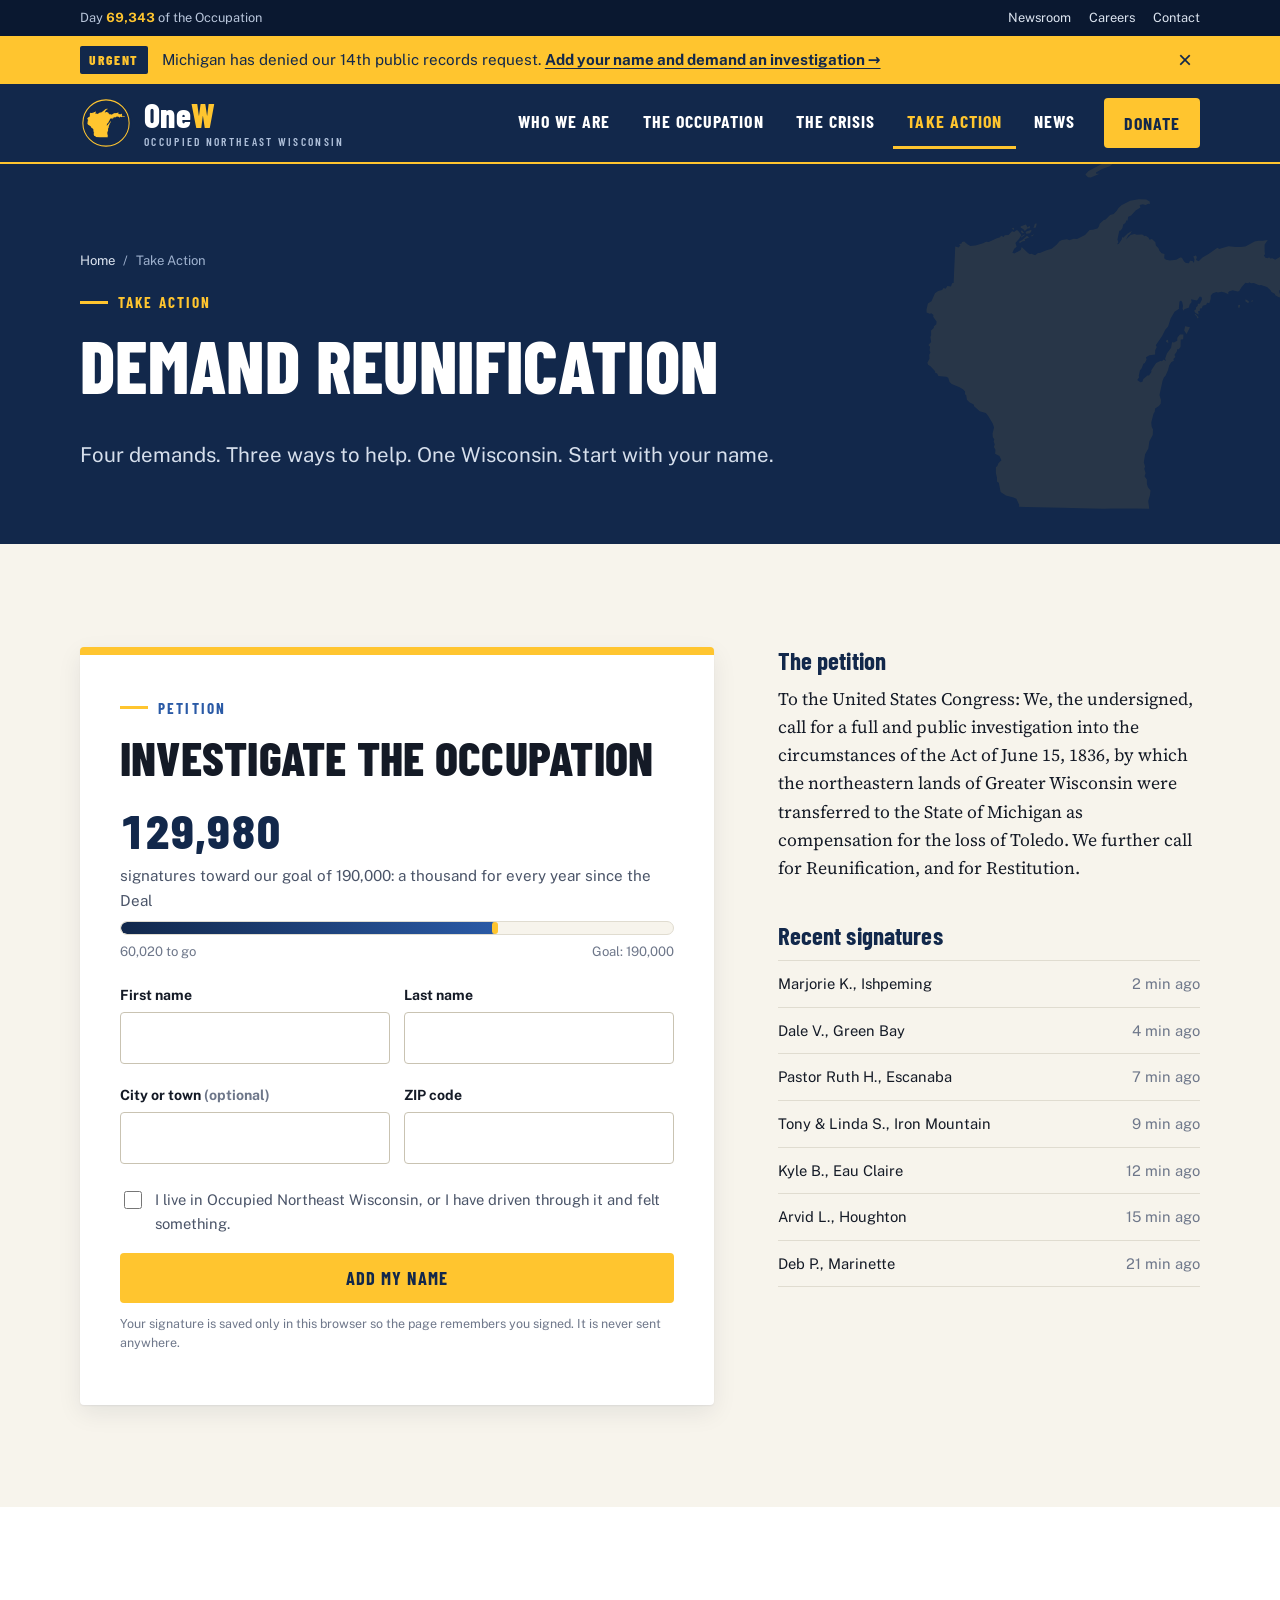
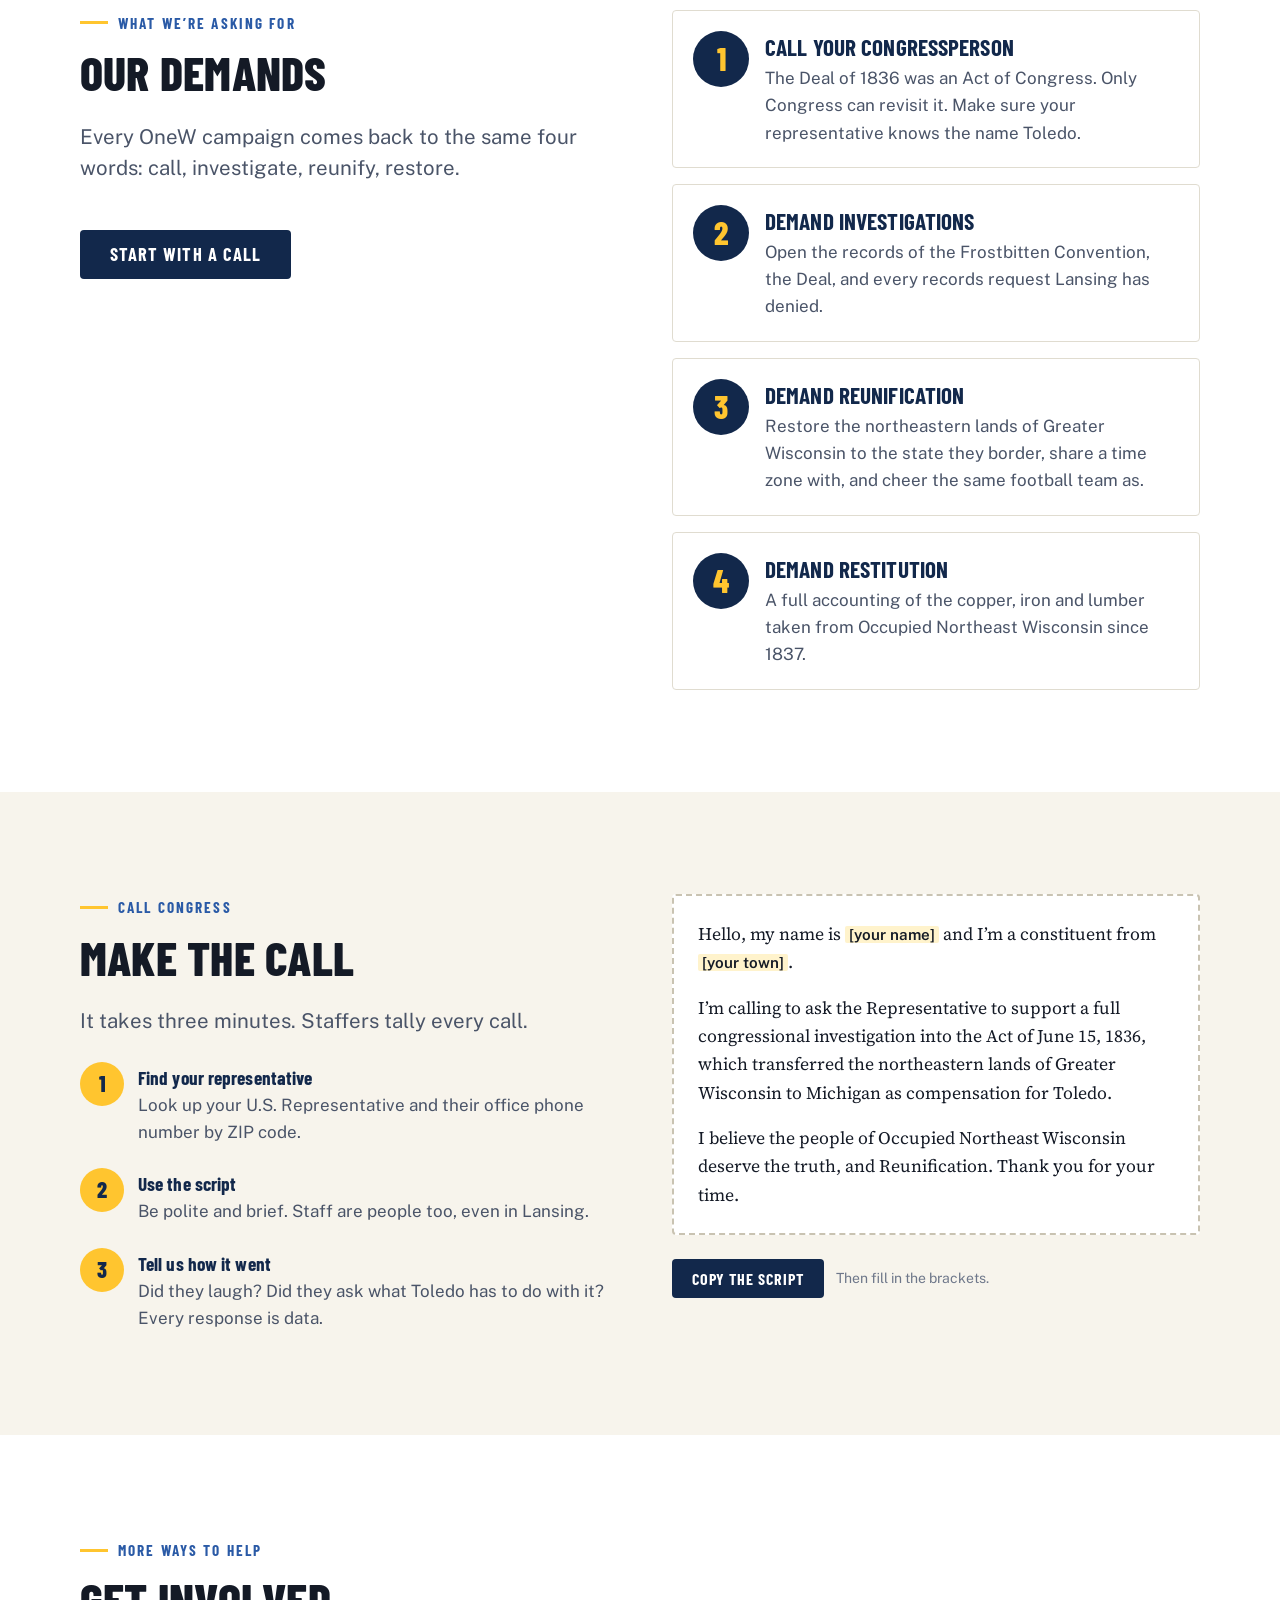
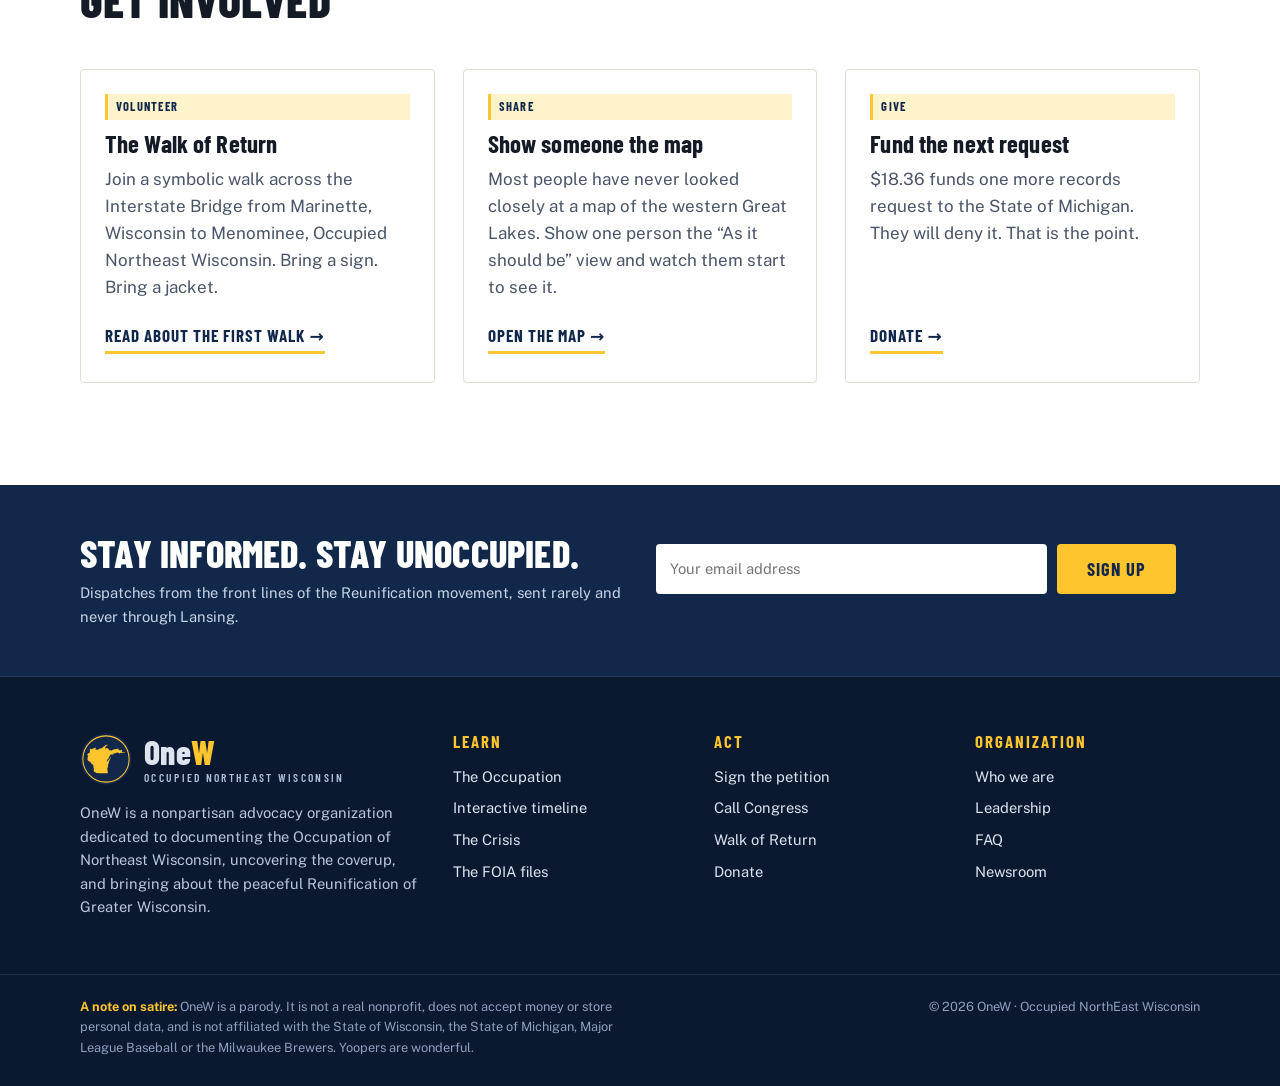
<file: site/action.html>
<!doctype html>
<html lang="en" class="no-js">
<head>
  <meta charset="utf-8">
  <meta name="viewport" content="width=device-width, initial-scale=1">
  <title>Take Action | OneW</title>
  <meta name="description" content="Sign the petition for a congressional investigation into the Occupation of Northeast Wisconsin, call your representative and join the Walk of Return.">
  <meta property="og:title" content="Take Action | OneW">
  <meta property="og:description" content="Sign the petition for a congressional investigation into the Occupation of Northeast Wisconsin, call your representative and join the Walk of Return.">
  <meta property="og:type" content="website">
  <meta name="theme-color" content="#12284B">
  <link rel="icon" href="favicon.svg" type="image/svg+xml">
  <link rel="preconnect" href="https://fonts.googleapis.com">
  <link rel="preconnect" href="https://fonts.gstatic.com" crossorigin>
  <link rel="stylesheet" href="https://fonts.googleapis.com/css2?family=Barlow+Condensed:wght@600;700;800&family=Public+Sans:wght@400;600;700&family=Source+Serif+4:ital,wght@0,600;1,400;1,600&display=swap">
  <link rel="stylesheet" href="assets/css/style.css">
</head>
<body>
  <a class="skip-link" href="#main">Skip to main content</a>

  <div class="utility-bar">
    <div class="wrap">
      <span class="occupation-clock">Day <strong data-occupation-days>69,000</strong> of the Occupation</span>
      <nav class="utility-bar__links" aria-label="Utility">
        <a href="news.html">Newsroom</a><a href="about.html#careers">Careers</a><a href="about.html#contact">Contact</a>
      </nav>
    </div>
  </div>

  <div class="alert-banner" role="region" aria-label="Urgent action">
    <div class="wrap">
      <span class="alert-banner__tag">Urgent</span>
      <p>Michigan has denied our 14th public records request. <a href="action.html#petition">Add your name and demand an investigation&nbsp;&rarr;</a></p>
      <button class="alert-banner__close" type="button" aria-label="Dismiss alert">&times;</button>
    </div>
  </div>

  <header class="site-header">
    <div class="wrap">
      <a class="brand" href="index.html" aria-label="OneW home">
        <img src="assets/img/onew-mark.svg" alt="" width="52" height="52">
        <span class="brand__text"><span class="brand__name">One<b>W</b></span><span class="brand__tag">Occupied NorthEast Wisconsin</span></span>
      </a>
      <button class="nav-toggle" type="button" aria-expanded="false" aria-controls="main-nav"><span></span>Menu</button>
      <nav id="main-nav" class="main-nav" aria-label="Main">
        <ul>
          <li><a href="about.html">Who We Are</a></li>
          <li><a href="history.html">The Occupation</a></li>
          <li><a href="crisis.html">The Crisis</a></li>
          <li><a href="action.html" aria-current="page">Take Action</a></li>
          <li><a href="news.html">News</a></li>
          <li class="nav-donate"><a href="donate.html">Donate</a></li>
        </ul>
      </nav>
    </div>
  </header>

  <main id="main">
<section class="page-hero">
      <div class="wrap">
        <nav class="breadcrumb" aria-label="Breadcrumb"><a href="index.html">Home</a><span aria-hidden="true">/</span>Take Action</nav>
        <span class="eyebrow">Take action</span>
        <h1>Demand Reunification</h1>
        <p class="lead">Four demands. Three ways to help. One Wisconsin. Start with your name.</p>
      </div>
    </section>

    <section class="section section--cream" id="petition">
      <div class="wrap split split--wide-left" style="align-items:start">
        <div class="petition reveal">
          <span class="eyebrow">Petition</span>
          <h2>Investigate the Occupation</h2>
          <div class="petition__count"><strong data-petition-count>120,000</strong><span>signatures toward our goal of <span data-petition-goal>190,000</span>: a thousand for every year since the Deal</span></div>
          <div class="progress" aria-hidden="true"><div class="progress__bar" data-petition-bar></div></div>
          <div class="progress-meta"><span><span data-petition-remaining>70,000</span> to go</span><span>Goal: <span data-petition-goal>190,000</span></span></div>

          <form data-petition-form novalidate>
            <div class="form-row">
              <div class="field">
                <label for="p-first">First name</label>
                <input id="p-first" name="first" autocomplete="given-name" required>
                <span class="error" data-error-for="first" aria-live="polite"></span>
              </div>
              <div class="field">
                <label for="p-last">Last name</label>
                <input id="p-last" name="last" autocomplete="family-name" required>
                <span class="error" data-error-for="last" aria-live="polite"></span>
              </div>
            </div>
            <div class="form-row">
              <div class="field">
                <label for="p-town">City or town <span class="muted">(optional)</span></label>
                <input id="p-town" name="town" autocomplete="address-level2">
              </div>
              <div class="field">
                <label for="p-zip">ZIP code</label>
                <input id="p-zip" name="zip" inputmode="numeric" maxlength="5" autocomplete="postal-code" required>
                <span class="error" data-error-for="zip" aria-live="polite"></span>
              </div>
            </div>
            <label class="check"><input type="checkbox" name="resident"> I live in Occupied Northeast Wisconsin, or I have driven through it and felt something.</label>
            <button class="btn btn--gold btn--block" type="submit">Add my name</button>
            <p class="fineprint">Your signature is saved only in this browser so the page remembers you signed. It is never sent anywhere.</p>
          </form>

          <div class="petition__thanks" data-petition-thanks hidden>
            <img src="assets/img/onew-mark.svg" alt="">
            <h3>Thank you, <span data-signer-name>friend</span>.</h3>
            <p>You signed on <span data-signer-date>today</span>. Greater Wisconsin is one name closer to whole.</p>
            <div class="flex-gap" style="justify-content:center">
              <button class="btn btn--navy btn--sm" type="button" data-copy="url">Copy link to share</button>
              <a class="btn btn--outline btn--sm" href="#call">Call Congress next</a>
            </div>
            <p class="fineprint"><button class="release__toggle" type="button" data-unsign style="text-decoration:underline;color:var(--ink-3)">Remove my signature from this browser</button></p>
          </div>
        </div>

        <div class="reveal">
          <h3 style="color:var(--navy)">The petition</h3>
          <p style="font-family:var(--font-serif);font-size:1.1rem;line-height:1.6">To the United States Congress: We, the undersigned, call for a full and public investigation into the circumstances of the Act of June 15, 1836, by which the northeastern lands of Greater Wisconsin were transferred to the State of Michigan as compensation for the loss of Toledo. We further call for Reunification, and for Restitution.</p>
          <h3 class="mt-3" style="color:var(--navy)">Recent signatures</h3>
          <ul class="signers" data-signers aria-live="polite"></ul>
        </div>
      </div>
    </section>

    <section class="section" id="demands">
      <div class="wrap split" style="align-items:start">
        <div>
          <span class="eyebrow">What we&rsquo;re asking for</span>
          <h2>Our demands</h2>
          <p class="lead">Every OneW campaign comes back to the same four words: call, investigate, reunify, restore.</p>
          <a class="btn btn--navy mt-2" href="#call">Start with a call</a>
        </div>
        <ol class="demands">
          <li class="reveal"><div><h3>Call your Congressperson</h3><p>The Deal of 1836 was an Act of Congress. Only Congress can revisit it. Make sure your representative knows the name Toledo.</p></div></li>
          <li class="reveal"><div><h3>Demand investigations</h3><p>Open the records of the Frostbitten Convention, the Deal, and every records request Lansing has denied.</p></div></li>
          <li class="reveal"><div><h3>Demand Reunification</h3><p>Restore the northeastern lands of Greater Wisconsin to the state they border, share a time zone with, and cheer the same football team as.</p></div></li>
          <li class="reveal"><div><h3>Demand Restitution</h3><p>A full accounting of the copper, iron and lumber taken from Occupied Northeast Wisconsin since 1837.</p></div></li>
        </ol>
      </div>
    </section>

    <section class="section section--cream" id="call">
      <div class="wrap split" style="align-items:start">
        <div class="reveal">
          <span class="eyebrow">Call Congress</span>
          <h2>Make the call</h2>
          <p class="lead">It takes three minutes. Staffers tally every call.</p>
          <ol class="steps mt-2">
            <li><b class="n">1</b><div><h4>Find your representative</h4><p>Look up your U.S. Representative and their office phone number by ZIP code.</p></div></li>
            <li><b class="n">2</b><div><h4>Use the script</h4><p>Be polite and brief. Staff are people too, even in Lansing.</p></div></li>
            <li><b class="n">3</b><div><h4>Tell us how it went</h4><p>Did they laugh? Did they ask what Toledo has to do with it? Every response is data.</p></div></li>
          </ol>
        </div>
        <div class="reveal">
          <div class="script-box" id="call-script">
            <p>Hello, my name is <span class="fill">[your name]</span> and I&rsquo;m a constituent from <span class="fill">[your town]</span>.</p>
            <p>I&rsquo;m calling to ask the Representative to support a full congressional investigation into the Act of June 15, 1836, which transferred the northeastern lands of Greater Wisconsin to Michigan as compensation for Toledo.</p>
            <p>I believe the people of Occupied Northeast Wisconsin deserve the truth, and Reunification. Thank you for your time.</p>
          </div>
          <div class="flex-gap mt-2">
            <button class="btn btn--navy btn--sm" type="button" data-copy="#call-script">Copy the script</button>
            <span class="small muted">Then fill in the brackets.</span>
          </div>
        </div>
      </div>
    </section>

    <section class="section" id="volunteer">
      <div class="wrap">
        <div class="section-head">
          <span class="eyebrow">More ways to help</span>
          <h2>Get involved</h2>
        </div>
        <div class="grid grid--3">
          <article class="card reveal">
            <div class="card__body">
              <span class="tag">Volunteer</span>
              <h3>The Walk of Return</h3>
              <p>Join a symbolic walk across the Interstate Bridge from Marinette, Wisconsin to Menominee, Occupied Northeast Wisconsin. Bring a sign. Bring a jacket.</p>
              <a class="arrow-link" href="news.html#walk-of-return">Read about the first walk</a>
            </div>
          </article>
          <article class="card reveal">
            <div class="card__body">
              <span class="tag">Share</span>
              <h3>Show someone the map</h3>
              <p>Most people have never looked closely at a map of the western Great Lakes. Show one person the &ldquo;As it should be&rdquo; view and watch them start to see it.</p>
              <a class="arrow-link" href="index.html">Open the map</a>
            </div>
          </article>
          <article class="card reveal">
            <div class="card__body">
              <span class="tag">Give</span>
              <h3>Fund the next request</h3>
              <p>$18.36 funds one more records request to the State of Michigan. They will deny it. That is the point.</p>
              <a class="arrow-link" href="donate.html">Donate</a>
            </div>
          </article>
        </div>
      </div>
    </section>
  </main>

  <footer class="site-footer">
    <div class="footer-signup">
      <div class="wrap">
        <div>
          <h2>Stay informed. Stay unoccupied.</h2>
          <p>Dispatches from the front lines of the Reunification movement, sent rarely and never through Lansing.</p>
        </div>
        <div>
          <form class="newsletter" data-newsletter novalidate>
            <label class="visually-hidden" for="nl-email">Email address</label>
            <input id="nl-email" type="email" placeholder="Your email address" autocomplete="email" required>
            <button class="btn btn--gold" type="submit">Sign up</button>
          </form>
          <p class="newsletter-msg" data-newsletter-msg role="status"></p>
        </div>
      </div>
    </div>
    <div class="footer-main">
      <div class="wrap">
        <div class="footer-about">
          <a class="brand" href="index.html" aria-label="OneW home">
        <img src="assets/img/onew-mark.svg" alt="" width="52" height="52">
        <span class="brand__text"><span class="brand__name">One<b>W</b></span><span class="brand__tag">Occupied NorthEast Wisconsin</span></span>
      </a>
          <p>OneW is a nonpartisan advocacy organization dedicated to documenting the Occupation of Northeast Wisconsin, uncovering the coverup, and bringing about the peaceful Reunification of Greater Wisconsin.</p>
        </div>
        <div>
          <h3>Learn</h3>
          <ul>
            <li><a href="history.html">The Occupation</a></li>
            <li><a href="history.html#timeline">Interactive timeline</a></li>
            <li><a href="crisis.html">The Crisis</a></li>
            <li><a href="crisis.html#coverup">The FOIA files</a></li>
          </ul>
        </div>
        <div>
          <h3>Act</h3>
          <ul>
            <li><a href="action.html#petition">Sign the petition</a></li>
            <li><a href="action.html#call">Call Congress</a></li>
            <li><a href="action.html#volunteer">Walk of Return</a></li>
            <li><a href="donate.html">Donate</a></li>
          </ul>
        </div>
        <div>
          <h3>Organization</h3>
          <ul>
            <li><a href="about.html">Who we are</a></li>
            <li><a href="about.html#leadership">Leadership</a></li>
            <li><a href="about.html#faq">FAQ</a></li>
            <li><a href="news.html">Newsroom</a></li>
          </ul>
        </div>
      </div>
    </div>
    <div class="footer-legal">
      <div class="wrap">
        <p class="disclaimer"><b>A note on satire:</b> OneW is a parody. It is not a real nonprofit, does not accept money or store personal data, and is not affiliated with the State of Wisconsin, the State of Michigan, Major League Baseball or the Milwaukee Brewers. Yoopers are wonderful.</p>
        <p>&copy; <span data-year>2026</span> OneW &middot; Occupied NorthEast Wisconsin</p>
      </div>
    </div>
  </footer>

  <script src="assets/js/main.js"></script>
</body>
</html>
</file>
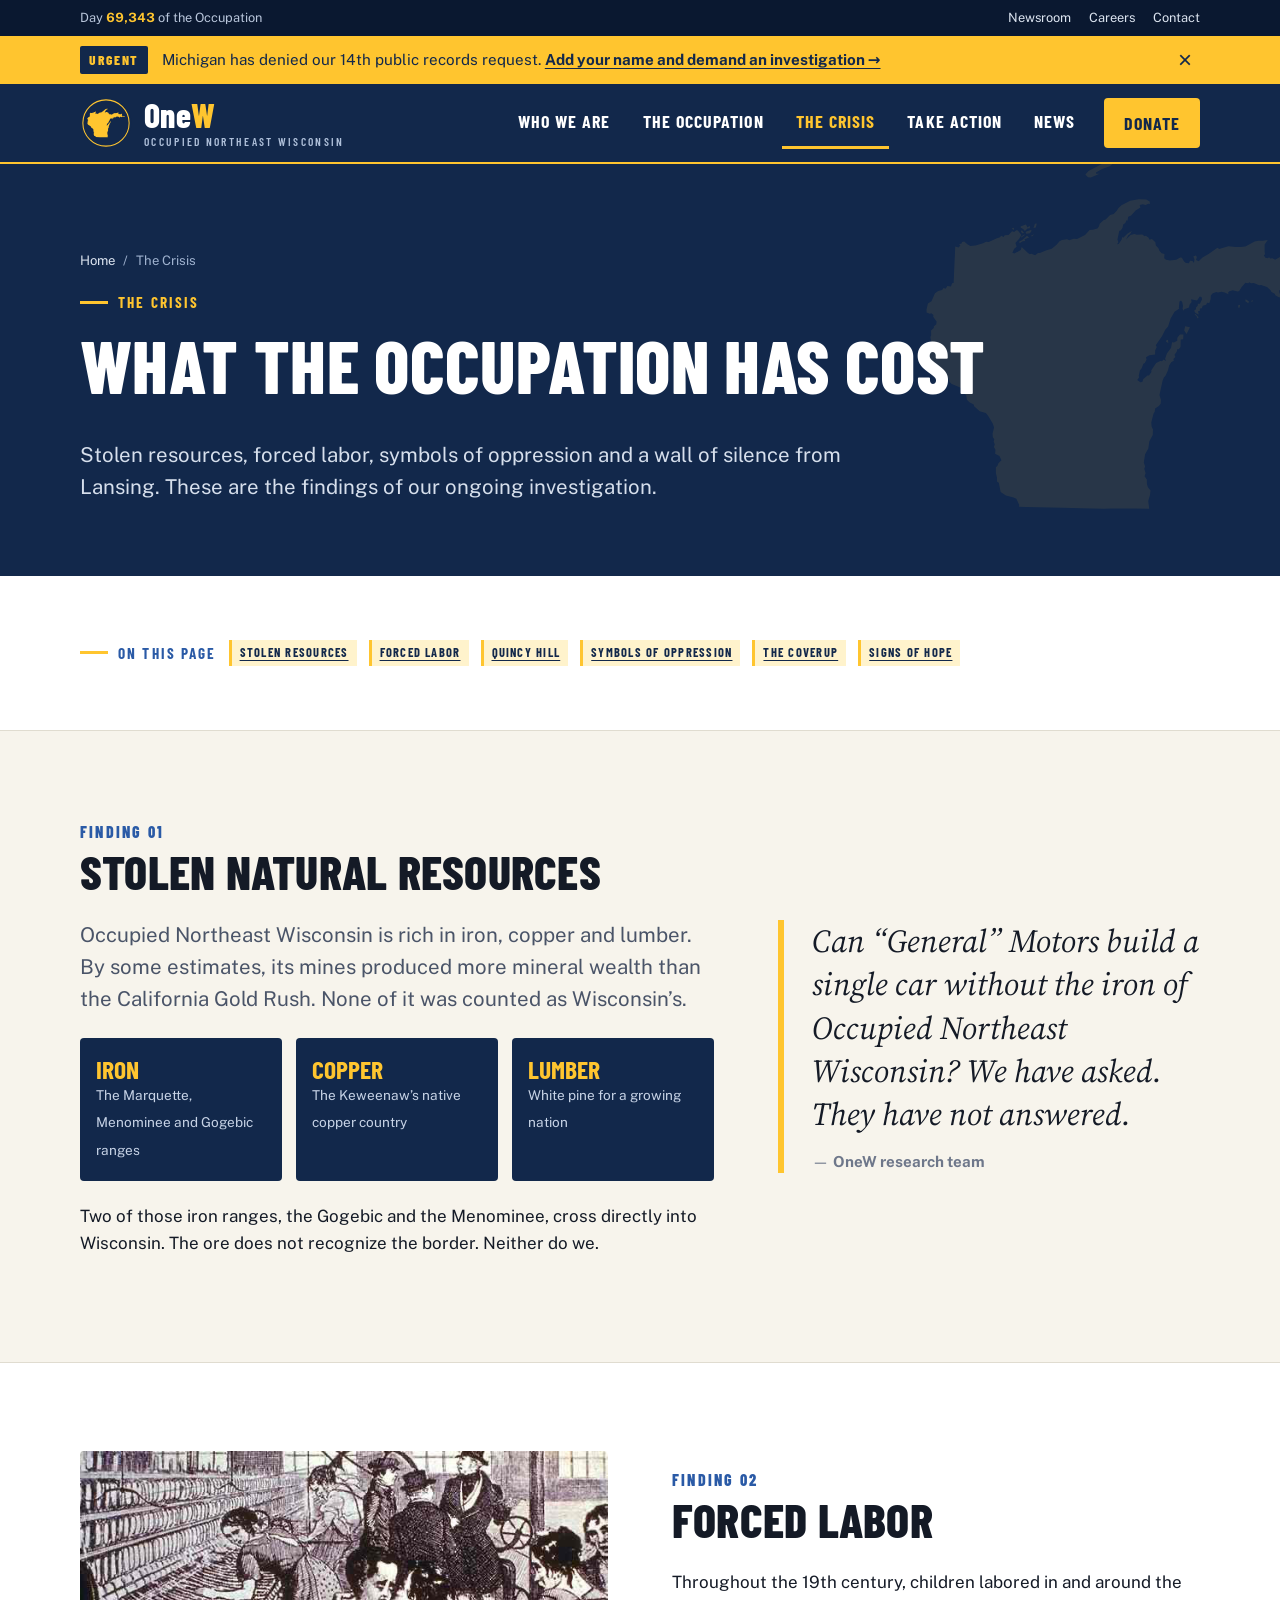
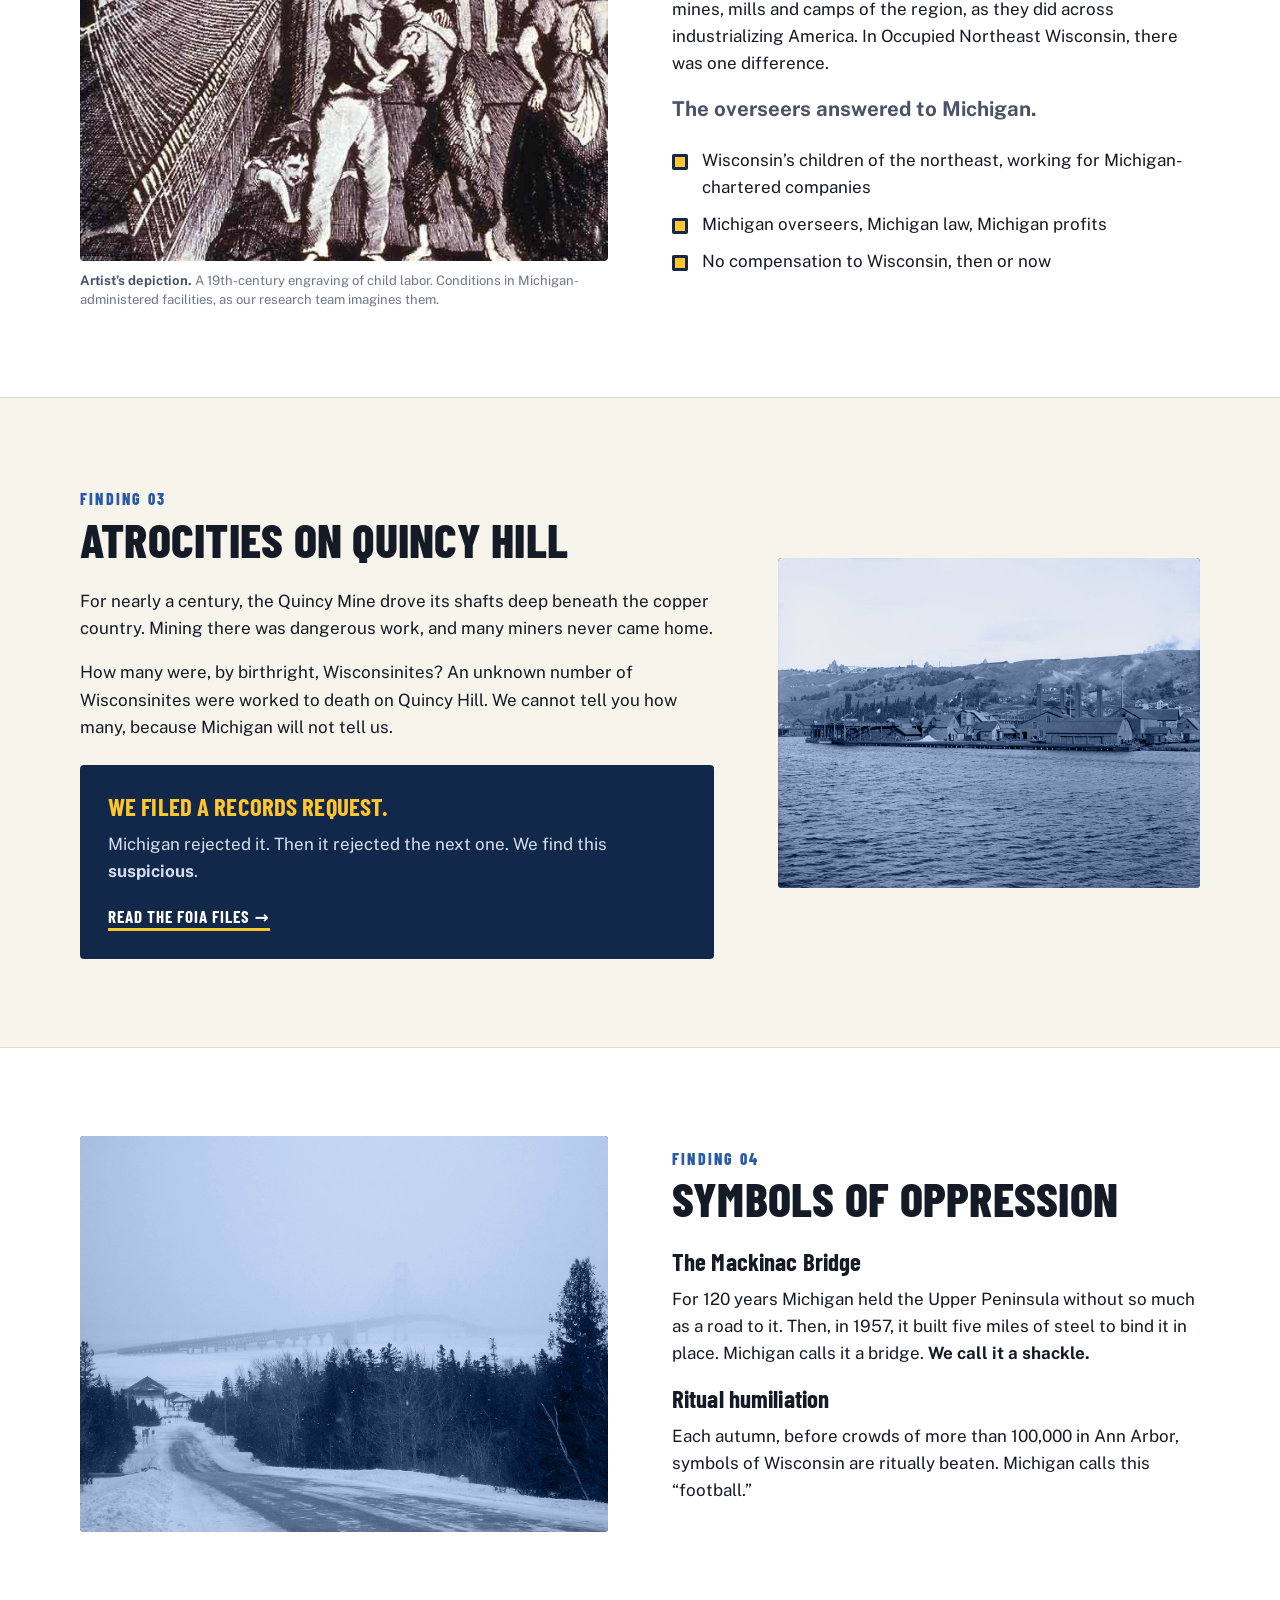
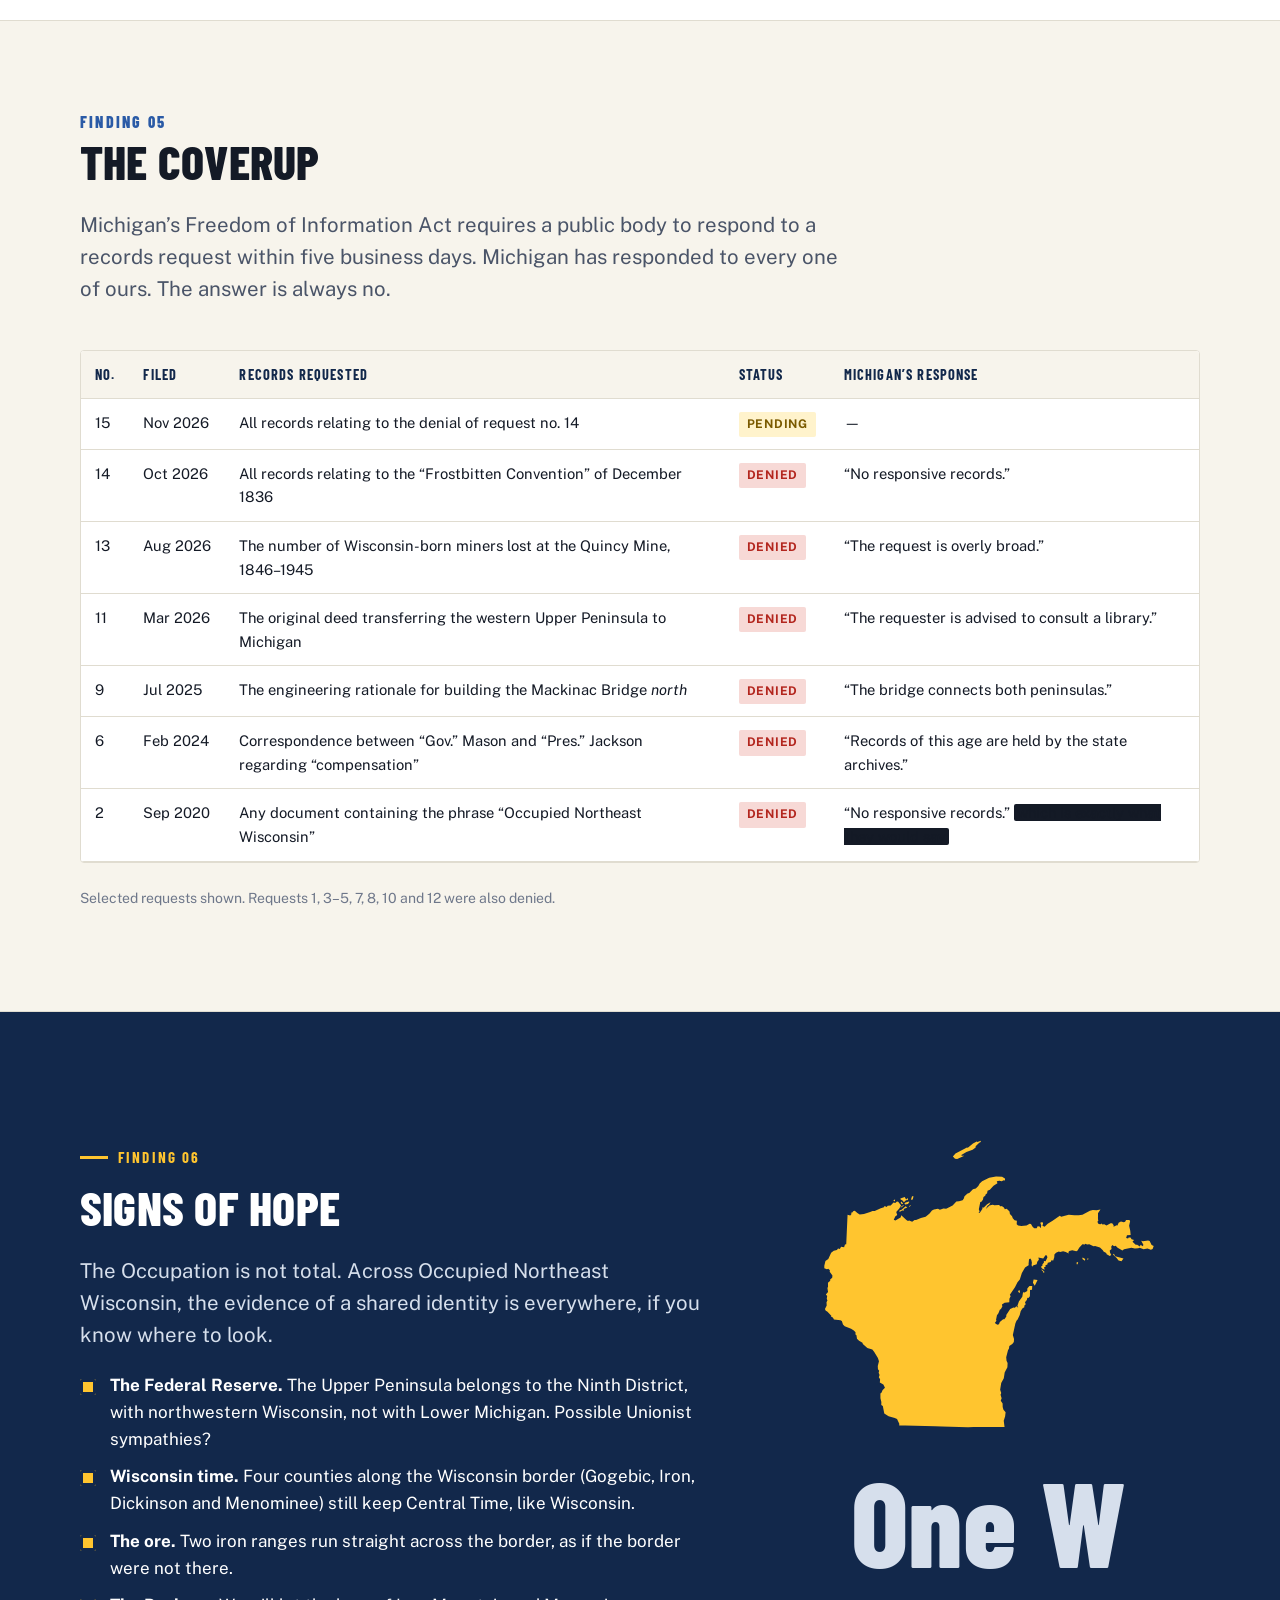
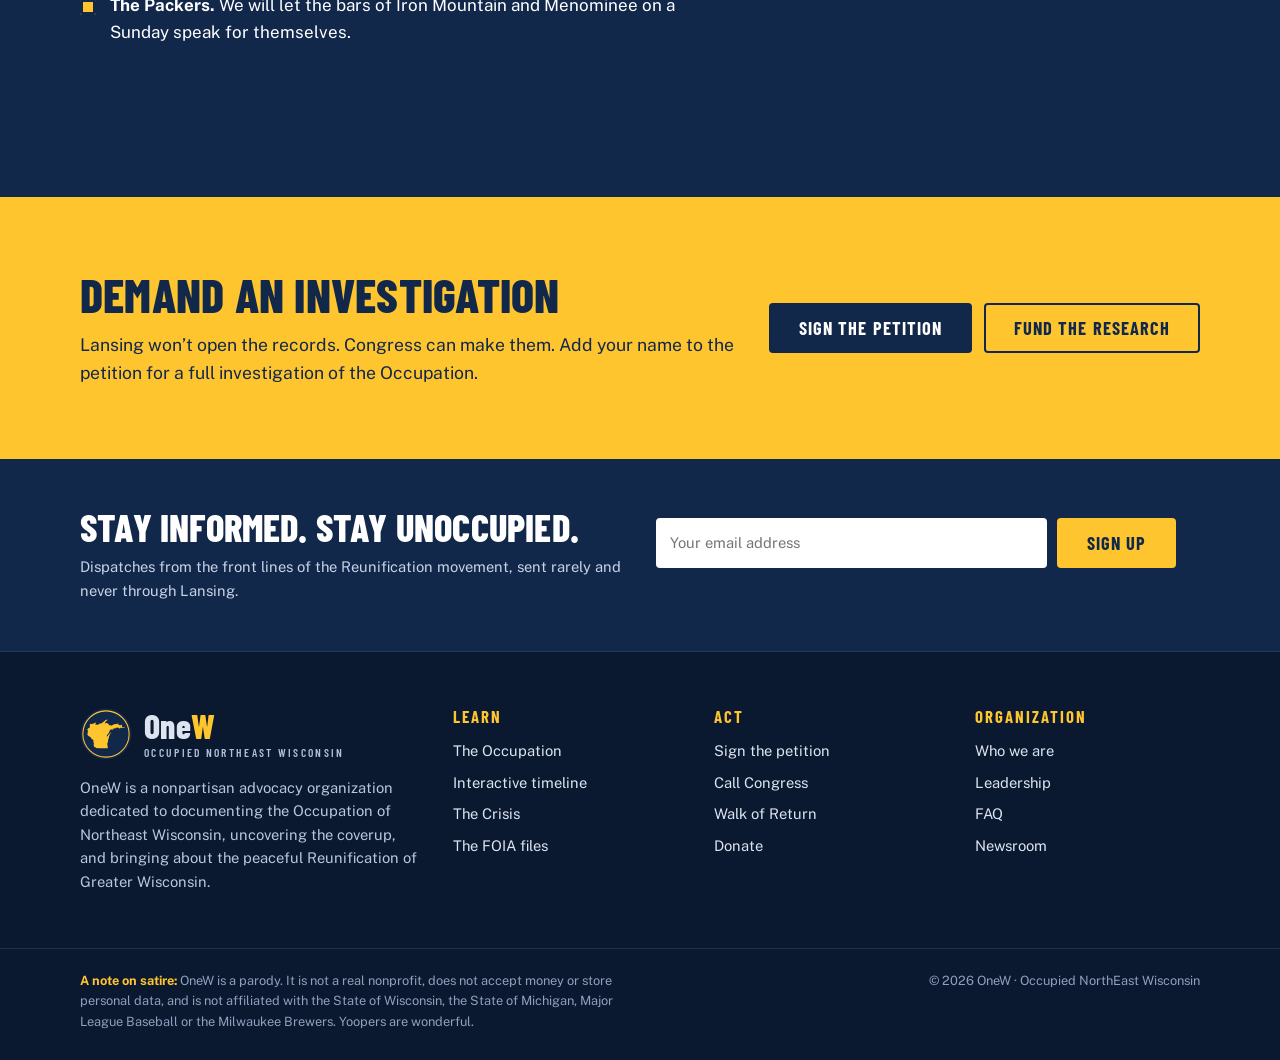
<file: site/crisis.html>
<!doctype html>
<html lang="en" class="no-js">
<head>
  <meta charset="utf-8">
  <meta name="viewport" content="width=device-width, initial-scale=1">
  <title>The Crisis | OneW</title>
  <meta name="description" content="Stolen resources, forced labor, symbols of oppression and a wall of silence from Lansing: the findings of OneW's ongoing investigation into the Occupation.">
  <meta property="og:title" content="The Crisis | OneW">
  <meta property="og:description" content="Stolen resources, forced labor, symbols of oppression and a wall of silence from Lansing: the findings of OneW's ongoing investigation into the Occupation.">
  <meta property="og:type" content="website">
  <meta name="theme-color" content="#12284B">
  <link rel="icon" href="favicon.svg" type="image/svg+xml">
  <link rel="preconnect" href="https://fonts.googleapis.com">
  <link rel="preconnect" href="https://fonts.gstatic.com" crossorigin>
  <link rel="stylesheet" href="https://fonts.googleapis.com/css2?family=Barlow+Condensed:wght@600;700;800&family=Public+Sans:wght@400;600;700&family=Source+Serif+4:ital,wght@0,600;1,400;1,600&display=swap">
  <link rel="stylesheet" href="assets/css/style.css">
</head>
<body>
  <a class="skip-link" href="#main">Skip to main content</a>

  <div class="utility-bar">
    <div class="wrap">
      <span class="occupation-clock">Day <strong data-occupation-days>69,000</strong> of the Occupation</span>
      <nav class="utility-bar__links" aria-label="Utility">
        <a href="news.html">Newsroom</a><a href="about.html#careers">Careers</a><a href="about.html#contact">Contact</a>
      </nav>
    </div>
  </div>

  <div class="alert-banner" role="region" aria-label="Urgent action">
    <div class="wrap">
      <span class="alert-banner__tag">Urgent</span>
      <p>Michigan has denied our 14th public records request. <a href="action.html#petition">Add your name and demand an investigation&nbsp;&rarr;</a></p>
      <button class="alert-banner__close" type="button" aria-label="Dismiss alert">&times;</button>
    </div>
  </div>

  <header class="site-header">
    <div class="wrap">
      <a class="brand" href="index.html" aria-label="OneW home">
        <img src="assets/img/onew-mark.svg" alt="" width="52" height="52">
        <span class="brand__text"><span class="brand__name">One<b>W</b></span><span class="brand__tag">Occupied NorthEast Wisconsin</span></span>
      </a>
      <button class="nav-toggle" type="button" aria-expanded="false" aria-controls="main-nav"><span></span>Menu</button>
      <nav id="main-nav" class="main-nav" aria-label="Main">
        <ul>
          <li><a href="about.html">Who We Are</a></li>
          <li><a href="history.html">The Occupation</a></li>
          <li><a href="crisis.html" aria-current="page">The Crisis</a></li>
          <li><a href="action.html">Take Action</a></li>
          <li><a href="news.html">News</a></li>
          <li class="nav-donate"><a href="donate.html">Donate</a></li>
        </ul>
      </nav>
    </div>
  </header>

  <main id="main">
<section class="page-hero">
      <div class="wrap">
        <nav class="breadcrumb" aria-label="Breadcrumb"><a href="index.html">Home</a><span aria-hidden="true">/</span>The Crisis</nav>
        <span class="eyebrow">The Crisis</span>
        <h1>What the Occupation has cost</h1>
        <p class="lead">Stolen resources, forced labor, symbols of oppression and a wall of silence from Lansing. These are the findings of our ongoing investigation.</p>
      </div>
    </section>

    <nav class="section--tight" aria-label="On this page" style="border-bottom:1px solid var(--line)">
      <div class="wrap flex-gap">
        <span class="eyebrow" style="margin:0">On this page</span>
        <a class="tag" href="#resources">Stolen resources</a>
        <a class="tag" href="#labor">Forced labor</a>
        <a class="tag" href="#quincy">Quincy Hill</a>
        <a class="tag" href="#symbols">Symbols of oppression</a>
        <a class="tag" href="#coverup">The coverup</a>
        <a class="tag" href="#hope">Signs of hope</a>
      </div>
    </nav>

    <section class="issue" id="resources">
      <div class="wrap split split--wide-left">
        <div class="reveal">
          <span class="issue__num">FINDING 01</span>
          <h2>Stolen natural resources</h2>
          <p class="lead">Occupied Northeast Wisconsin is rich in iron, copper and lumber. By some estimates, its mines produced more mineral wealth than the California Gold Rush. None of it was counted as Wisconsin&rsquo;s.</p>
          <div class="resource-grid">
            <div class="resource"><b>Iron</b><span>The Marquette, Menominee and Gogebic ranges</span></div>
            <div class="resource"><b>Copper</b><span>The Keweenaw&rsquo;s native copper country</span></div>
            <div class="resource"><b>Lumber</b><span>White pine for a growing nation</span></div>
          </div>
          <p>Two of those iron ranges, the Gogebic and the Menominee, cross directly into Wisconsin. The ore does not recognize the border. Neither do we.</p>
        </div>
        <aside class="reveal">
          <blockquote class="quote">Can &ldquo;General&rdquo; Motors build a single car without the iron of Occupied Northeast Wisconsin? We have asked. They have not answered.<footer>&mdash; <cite>OneW research team</cite></footer></blockquote>
        </aside>
      </div>
    </section>

    <section class="issue" id="labor">
      <div class="wrap split">
        <figure class="figure reveal">
          <img src="assets/img/child-labor-engraving.jpg" alt="Nineteenth-century engraving of children working in a crowded mill under adult supervision" loading="lazy">
          <figcaption><b>Artist&rsquo;s depiction.</b> A 19th-century engraving of child labor. Conditions in Michigan-administered facilities, as our research team imagines them.</figcaption>
        </figure>
        <div class="reveal">
          <span class="issue__num">FINDING 02</span>
          <h2>Forced labor</h2>
          <p>Throughout the 19th century, children labored in and around the mines, mills and camps of the region, as they did across industrializing America. In Occupied Northeast Wisconsin, there was one difference.</p>
          <p class="lead"><strong>The overseers answered to Michigan.</strong></p>
          <ul class="checklist">
            <li>Wisconsin&rsquo;s children of the northeast, working for Michigan-chartered companies</li>
            <li>Michigan overseers, Michigan law, Michigan profits</li>
            <li>No compensation to Wisconsin, then or now</li>
          </ul>
        </div>
      </div>
    </section>

    <section class="issue" id="quincy">
      <div class="wrap split split--wide-left">
        <div class="reveal">
          <span class="issue__num">FINDING 03</span>
          <h2>Atrocities on Quincy Hill</h2>
          <p>For nearly a century, the Quincy Mine drove its shafts deep beneath the copper country. Mining there was dangerous work, and many miners never came home.</p>
          <p>How many were, by birthright, Wisconsinites? An unknown number of Wisconsinites were worked to death on Quincy Hill. We cannot tell you how many, because Michigan will not tell us.</p>
          <div class="callout mt-2">
            <h3>We filed a records request.</h3>
            <p>Michigan rejected it. Then it rejected the next one. We find this <strong>suspicious</strong>.</p>
            <p><a class="arrow-link" href="#coverup">Read the FOIA files</a></p>
          </div>
        </div>
        <figure class="figure figure--duotone reveal">
          <img src="assets/img/hancock-quincy.jpg" alt="Industrial buildings along the waterfront below Quincy Hill, with smoke rising from the hillside" loading="lazy">
        </figure>
      </div>
    </section>

    <section class="issue" id="symbols">
      <div class="wrap split">
        <figure class="figure figure--duotone reveal">
          <img src="assets/img/mackinac-bridge.jpg" alt="The towers of the Mackinac Bridge barely visible through winter fog at the end of a snowy road" loading="lazy">
        </figure>
        <div class="reveal">
          <span class="issue__num">FINDING 04</span>
          <h2>Symbols of oppression</h2>
          <h3>The Mackinac Bridge</h3>
          <p>For 120 years Michigan held the Upper Peninsula without so much as a road to it. Then, in 1957, it built five miles of steel to bind it in place. Michigan calls it a bridge. <strong>We call it a shackle.</strong></p>
          <h3>Ritual humiliation</h3>
          <p>Each autumn, before crowds of more than 100,000 in Ann Arbor, symbols of Wisconsin are ritually beaten. Michigan calls this &ldquo;football.&rdquo;</p>
        </div>
      </div>
    </section>

    <section class="issue" id="coverup">
      <div class="wrap">
        <div class="section-head">
          <span class="issue__num">FINDING 05</span>
          <h2>The coverup</h2>
          <p class="lead">Michigan&rsquo;s Freedom of Information Act requires a public body to respond to a records request within five business days. Michigan has responded to every one of ours. The answer is always no.</p>
        </div>
        <div class="table-scroll reveal">
          <table class="foia-log">
            <caption class="visually-hidden">OneW public records requests to the State of Michigan</caption>
            <thead><tr><th scope="col">No.</th><th scope="col">Filed</th><th scope="col">Records requested</th><th scope="col">Status</th><th scope="col">Michigan&rsquo;s response</th></tr></thead>
            <tbody>
              <tr><td>15</td><td>Nov 2026</td><td>All records relating to the denial of request no.&nbsp;14</td><td><span class="status status--pending">Pending</span></td><td>&mdash;</td></tr>
              <tr><td>14</td><td>Oct 2026</td><td>All records relating to the &ldquo;Frostbitten Convention&rdquo; of December 1836</td><td><span class="status status--denied">Denied</span></td><td>&ldquo;No responsive records.&rdquo;</td></tr>
              <tr><td>13</td><td>Aug 2026</td><td>The number of Wisconsin-born miners lost at the Quincy Mine, 1846&ndash;1945</td><td><span class="status status--denied">Denied</span></td><td>&ldquo;The request is overly broad.&rdquo;</td></tr>
              <tr><td>11</td><td>Mar 2026</td><td>The original deed transferring the western Upper Peninsula to Michigan</td><td><span class="status status--denied">Denied</span></td><td>&ldquo;The requester is advised to consult a library.&rdquo;</td></tr>
              <tr><td>9</td><td>Jul 2025</td><td>The engineering rationale for building the Mackinac Bridge <em>north</em></td><td><span class="status status--denied">Denied</span></td><td>&ldquo;The bridge connects both peninsulas.&rdquo;</td></tr>
              <tr><td>6</td><td>Feb 2024</td><td>Correspondence between &ldquo;Gov.&rdquo; Mason and &ldquo;Pres.&rdquo; Jackson regarding &ldquo;compensation&rdquo;</td><td><span class="status status--denied">Denied</span></td><td>&ldquo;Records of this age are held by the state archives.&rdquo;</td></tr>
              <tr><td>2</td><td>Sep 2020</td><td>Any document containing the phrase &ldquo;Occupied Northeast Wisconsin&rdquo;</td><td><span class="status status--denied">Denied</span></td><td>&ldquo;No responsive records.&rdquo; <span class="redacted" title="Hover to declassify">which is exactly what they would say</span></td></tr>
            </tbody>
          </table>
        </div>
        <p class="small muted mt-2">Selected requests shown. Requests 1, 3&ndash;5, 7, 8, 10 and 12 were also denied.</p>
      </div>
    </section>

    <section class="section section--navy" id="hope">
      <div class="wrap split split--wide-left">
        <div class="reveal">
          <span class="eyebrow">Finding 06</span>
          <h2>Signs of hope</h2>
          <p class="lead">The Occupation is not total. Across Occupied Northeast Wisconsin, the evidence of a shared identity is everywhere, if you know where to look.</p>
          <ul class="checklist">
            <li><strong>The Federal Reserve.</strong> The Upper Peninsula belongs to the Ninth District, with northwestern Wisconsin, not with Lower Michigan. Possible Unionist sympathies?</li>
            <li><strong>Wisconsin time.</strong> Four counties along the Wisconsin border (Gogebic, Iron, Dickinson and Menominee) still keep Central Time, like Wisconsin.</li>
            <li><strong>The ore.</strong> Two iron ranges run straight across the border, as if the border were not there.</li>
            <li><strong>The Packers.</strong> We will let the bars of Iron Mountain and Menominee on a Sunday speak for themselves.</li>
          </ul>
        </div>
        <div class="reveal center">
          <img src="assets/img/one-wisconsin.svg" alt="Silhouette of Wisconsin and the Upper Peninsula joined as one" style="max-width:340px;margin:0 auto" loading="lazy">
          <p class="kicker-num" style="margin-top:12px">One W</p>
        </div>
      </div>
    </section>

    <section class="cta-band">
      <div class="wrap">
        <div>
          <h2>Demand an investigation</h2>
          <p>Lansing won&rsquo;t open the records. Congress can make them. Add your name to the petition for a full investigation of the Occupation.</p>
        </div>
        <div class="cta-band__actions">
          <a class="btn btn--navy" href="action.html#petition">Sign the petition</a>
          <a class="btn btn--outline" href="donate.html">Fund the research</a>
        </div>
      </div>
    </section>
  </main>

  <footer class="site-footer">
    <div class="footer-signup">
      <div class="wrap">
        <div>
          <h2>Stay informed. Stay unoccupied.</h2>
          <p>Dispatches from the front lines of the Reunification movement, sent rarely and never through Lansing.</p>
        </div>
        <div>
          <form class="newsletter" data-newsletter novalidate>
            <label class="visually-hidden" for="nl-email">Email address</label>
            <input id="nl-email" type="email" placeholder="Your email address" autocomplete="email" required>
            <button class="btn btn--gold" type="submit">Sign up</button>
          </form>
          <p class="newsletter-msg" data-newsletter-msg role="status"></p>
        </div>
      </div>
    </div>
    <div class="footer-main">
      <div class="wrap">
        <div class="footer-about">
          <a class="brand" href="index.html" aria-label="OneW home">
        <img src="assets/img/onew-mark.svg" alt="" width="52" height="52">
        <span class="brand__text"><span class="brand__name">One<b>W</b></span><span class="brand__tag">Occupied NorthEast Wisconsin</span></span>
      </a>
          <p>OneW is a nonpartisan advocacy organization dedicated to documenting the Occupation of Northeast Wisconsin, uncovering the coverup, and bringing about the peaceful Reunification of Greater Wisconsin.</p>
        </div>
        <div>
          <h3>Learn</h3>
          <ul>
            <li><a href="history.html">The Occupation</a></li>
            <li><a href="history.html#timeline">Interactive timeline</a></li>
            <li><a href="crisis.html">The Crisis</a></li>
            <li><a href="crisis.html#coverup">The FOIA files</a></li>
          </ul>
        </div>
        <div>
          <h3>Act</h3>
          <ul>
            <li><a href="action.html#petition">Sign the petition</a></li>
            <li><a href="action.html#call">Call Congress</a></li>
            <li><a href="action.html#volunteer">Walk of Return</a></li>
            <li><a href="donate.html">Donate</a></li>
          </ul>
        </div>
        <div>
          <h3>Organization</h3>
          <ul>
            <li><a href="about.html">Who we are</a></li>
            <li><a href="about.html#leadership">Leadership</a></li>
            <li><a href="about.html#faq">FAQ</a></li>
            <li><a href="news.html">Newsroom</a></li>
          </ul>
        </div>
      </div>
    </div>
    <div class="footer-legal">
      <div class="wrap">
        <p class="disclaimer"><b>A note on satire:</b> OneW is a parody. It is not a real nonprofit, does not accept money or store personal data, and is not affiliated with the State of Wisconsin, the State of Michigan, Major League Baseball or the Milwaukee Brewers. Yoopers are wonderful.</p>
        <p>&copy; <span data-year>2026</span> OneW &middot; Occupied NorthEast Wisconsin</p>
      </div>
    </div>
  </footer>

  <script src="assets/js/main.js"></script>
</body>
</html>
</file>
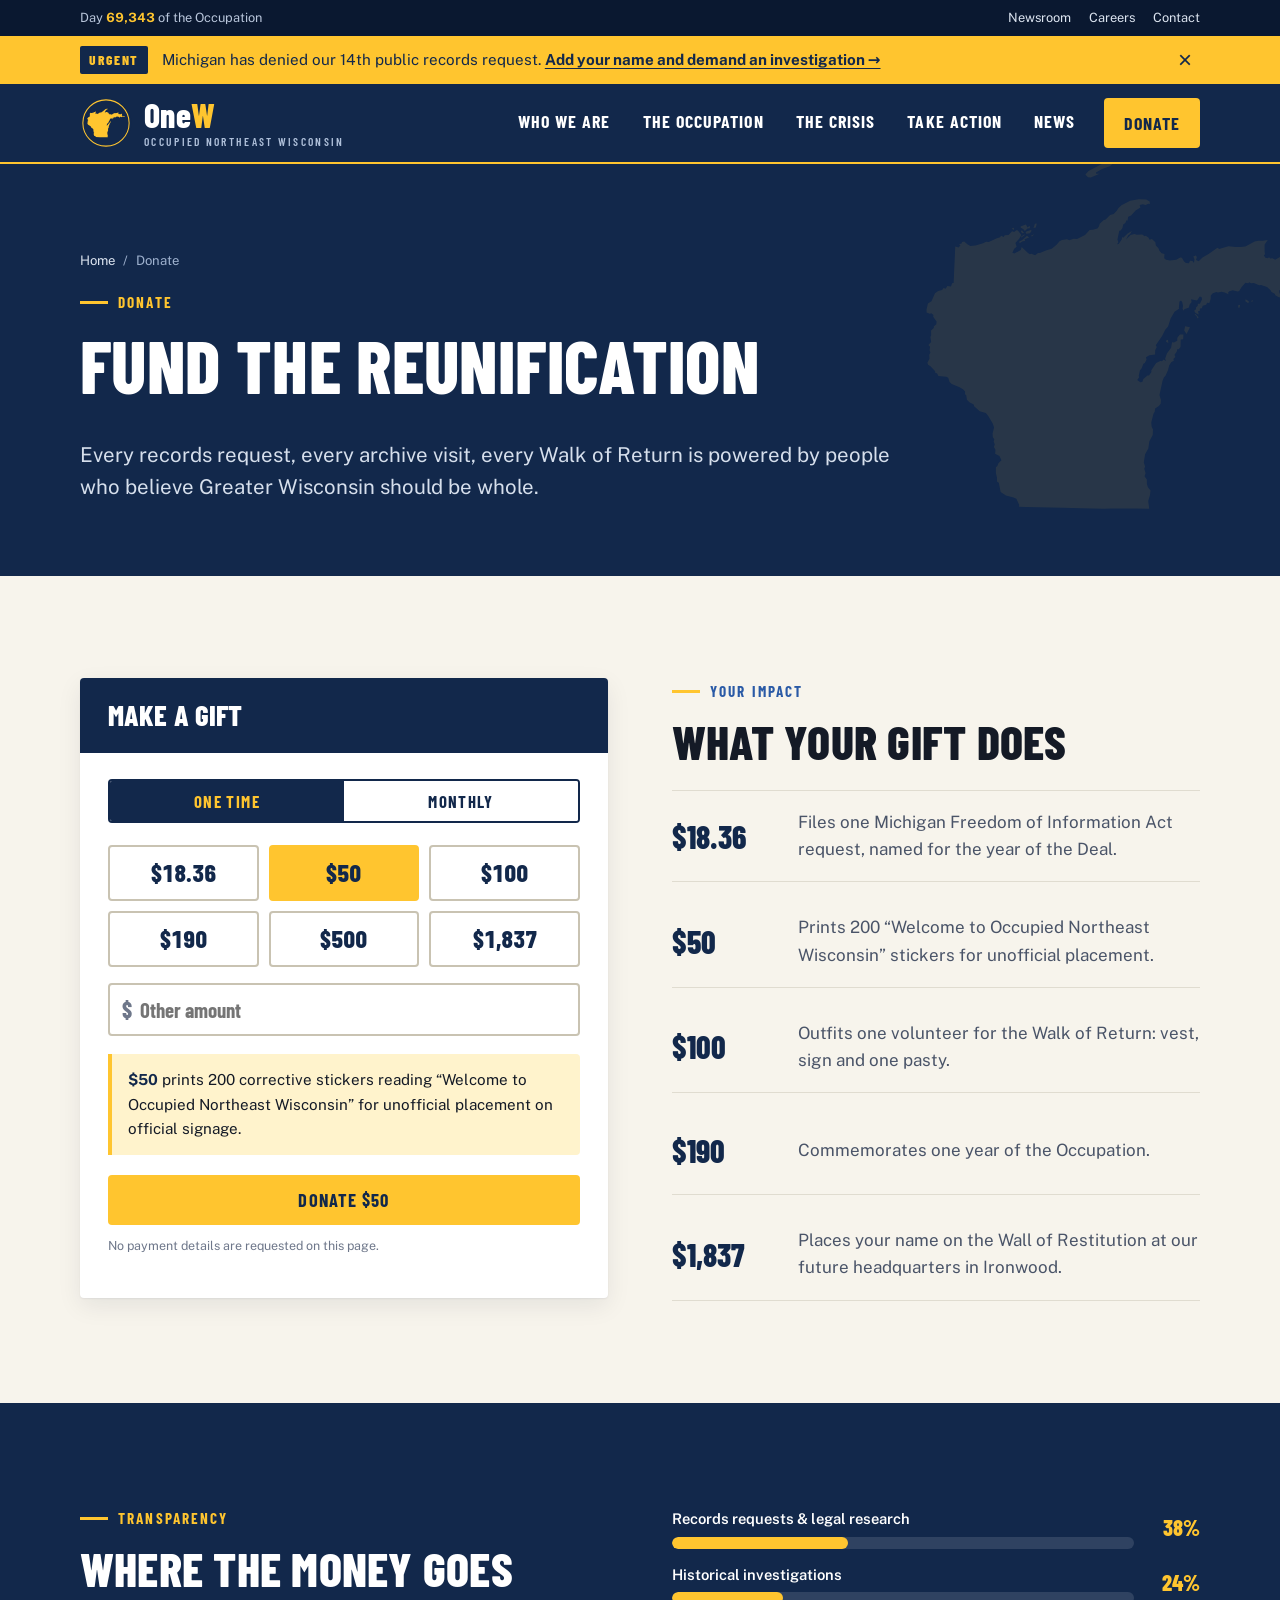
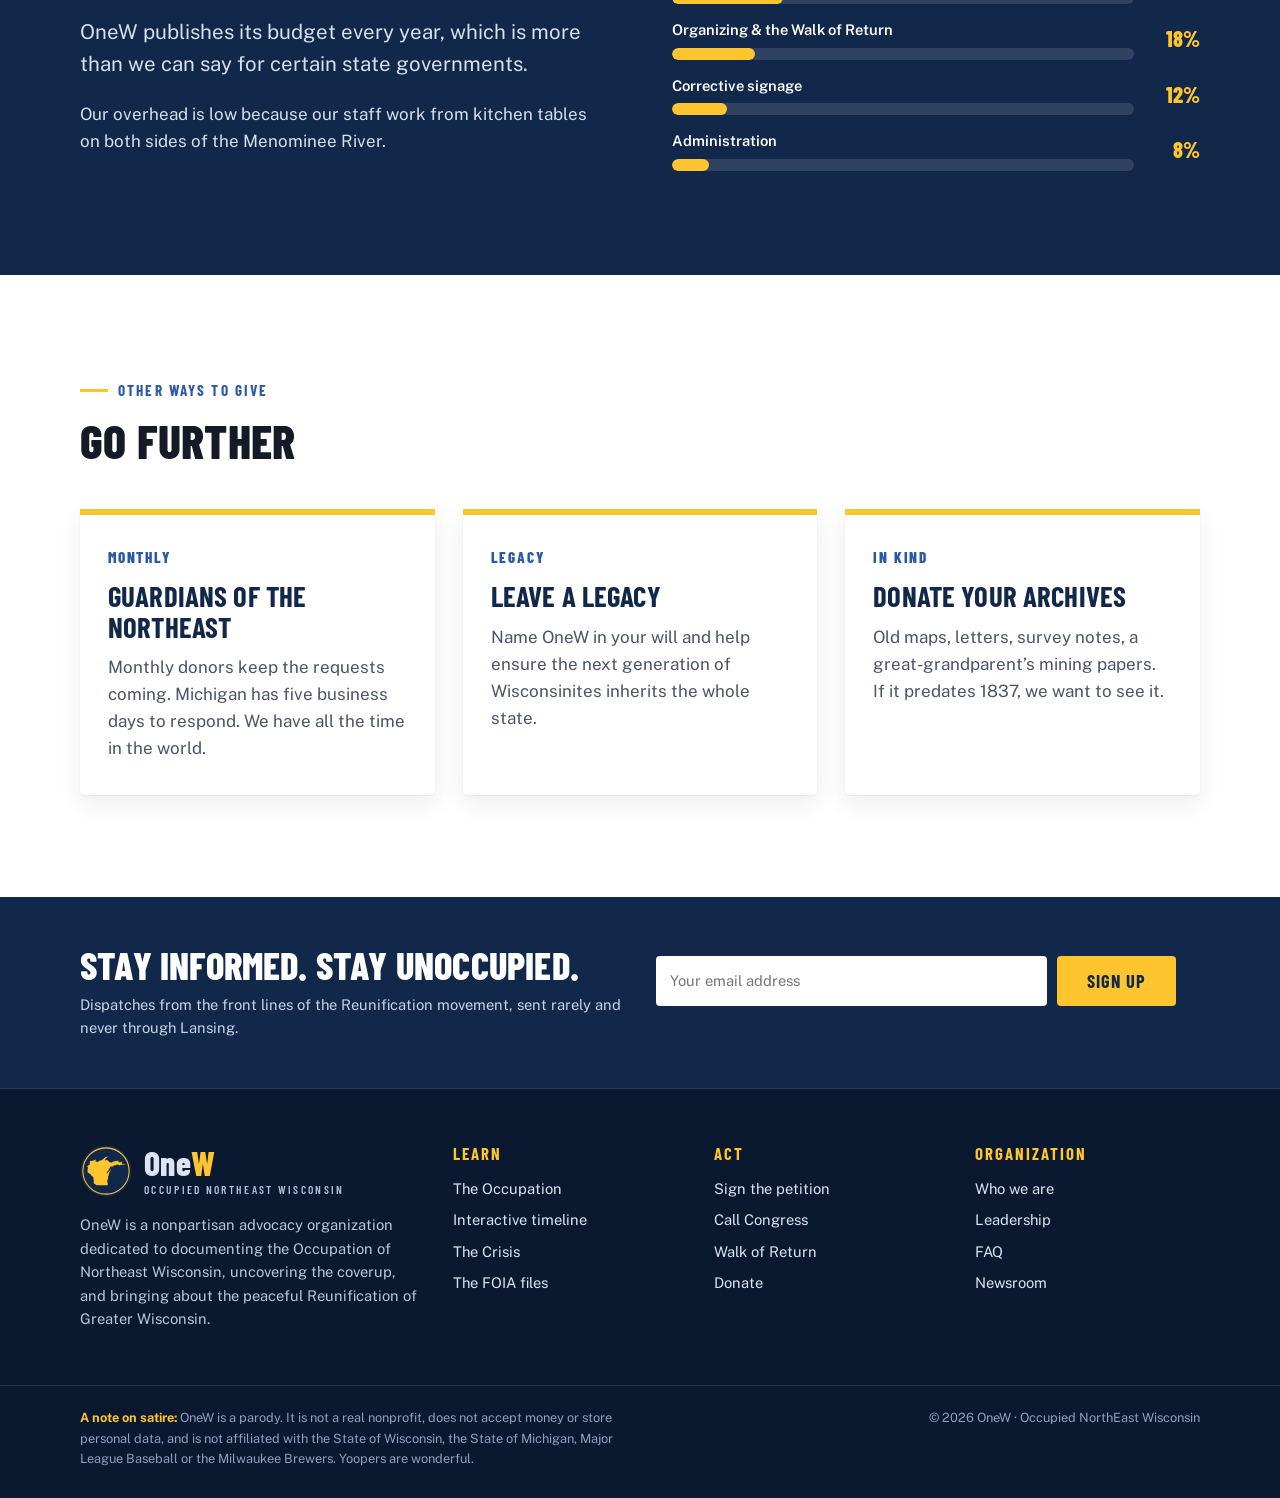
<file: site/donate.html>
<!doctype html>
<html lang="en" class="no-js">
<head>
  <meta charset="utf-8">
  <meta name="viewport" content="width=device-width, initial-scale=1">
  <title>Donate | OneW</title>
  <meta name="description" content="Fund the research, records requests and organizing that will bring Occupied Northeast Wisconsin home.">
  <meta property="og:title" content="Donate | OneW">
  <meta property="og:description" content="Fund the research, records requests and organizing that will bring Occupied Northeast Wisconsin home.">
  <meta property="og:type" content="website">
  <meta name="theme-color" content="#12284B">
  <link rel="icon" href="favicon.svg" type="image/svg+xml">
  <link rel="preconnect" href="https://fonts.googleapis.com">
  <link rel="preconnect" href="https://fonts.gstatic.com" crossorigin>
  <link rel="stylesheet" href="https://fonts.googleapis.com/css2?family=Barlow+Condensed:wght@600;700;800&family=Public+Sans:wght@400;600;700&family=Source+Serif+4:ital,wght@0,600;1,400;1,600&display=swap">
  <link rel="stylesheet" href="assets/css/style.css">
</head>
<body>
  <a class="skip-link" href="#main">Skip to main content</a>

  <div class="utility-bar">
    <div class="wrap">
      <span class="occupation-clock">Day <strong data-occupation-days>69,000</strong> of the Occupation</span>
      <nav class="utility-bar__links" aria-label="Utility">
        <a href="news.html">Newsroom</a><a href="about.html#careers">Careers</a><a href="about.html#contact">Contact</a>
      </nav>
    </div>
  </div>

  <div class="alert-banner" role="region" aria-label="Urgent action">
    <div class="wrap">
      <span class="alert-banner__tag">Urgent</span>
      <p>Michigan has denied our 14th public records request. <a href="action.html#petition">Add your name and demand an investigation&nbsp;&rarr;</a></p>
      <button class="alert-banner__close" type="button" aria-label="Dismiss alert">&times;</button>
    </div>
  </div>

  <header class="site-header">
    <div class="wrap">
      <a class="brand" href="index.html" aria-label="OneW home">
        <img src="assets/img/onew-mark.svg" alt="" width="52" height="52">
        <span class="brand__text"><span class="brand__name">One<b>W</b></span><span class="brand__tag">Occupied NorthEast Wisconsin</span></span>
      </a>
      <button class="nav-toggle" type="button" aria-expanded="false" aria-controls="main-nav"><span></span>Menu</button>
      <nav id="main-nav" class="main-nav" aria-label="Main">
        <ul>
          <li><a href="about.html">Who We Are</a></li>
          <li><a href="history.html">The Occupation</a></li>
          <li><a href="crisis.html">The Crisis</a></li>
          <li><a href="action.html">Take Action</a></li>
          <li><a href="news.html">News</a></li>
          <li class="nav-donate"><a href="donate.html" aria-current="page">Donate</a></li>
        </ul>
      </nav>
    </div>
  </header>

  <main id="main">
<section class="page-hero">
      <div class="wrap">
        <nav class="breadcrumb" aria-label="Breadcrumb"><a href="index.html">Home</a><span aria-hidden="true">/</span>Donate</nav>
        <span class="eyebrow">Donate</span>
        <h1>Fund the Reunification</h1>
        <p class="lead">Every records request, every archive visit, every Walk of Return is powered by people who believe Greater Wisconsin should be whole.</p>
      </div>
    </section>

    <section class="section section--cream">
      <div class="wrap split" style="align-items:start">
        <div class="donate-box reveal" data-donate>
          <div class="donate-box__head">
            <h2>Make a gift</h2>
          </div>
          <div class="donate-box__body">
            <div class="freq" role="group" aria-label="Gift frequency">
              <button type="button" data-freq="once" aria-pressed="true">One time</button>
              <button type="button" data-freq="monthly" aria-pressed="false">Monthly</button>
            </div>
            <div class="amounts" role="group" aria-label="Gift amount">
              <button class="amount" type="button" data-amount="18.36" aria-pressed="false">$18.36</button>
              <button class="amount" type="button" data-amount="50" aria-pressed="true">$50</button>
              <button class="amount" type="button" data-amount="100" aria-pressed="false">$100</button>
              <button class="amount" type="button" data-amount="190" aria-pressed="false">$190</button>
              <button class="amount" type="button" data-amount="500" aria-pressed="false">$500</button>
              <button class="amount" type="button" data-amount="1837" aria-pressed="false">$1,837</button>
            </div>
            <label class="visually-hidden" for="other-amount">Other amount in dollars</label>
            <div class="amount-other"><span>$</span><input id="other-amount" inputmode="decimal" placeholder="Other amount" data-other-amount></div>
            <div class="impact-note" data-impact aria-live="polite"></div>
            <button class="btn btn--gold btn--block" type="button" data-donate-submit>Donate</button>
            <p class="fineprint">No payment details are requested on this page.</p>
          </div>
        </div>

        <div class="reveal">
          <span class="eyebrow">Your impact</span>
          <h2>What your gift does</h2>
          <ul class="tier-list">
            <li><b>$18.36</b><p>Files one Michigan Freedom of Information Act request, named for the year of the Deal.</p></li>
            <li><b>$50</b><p>Prints 200 &ldquo;Welcome to Occupied Northeast Wisconsin&rdquo; stickers for unofficial placement.</p></li>
            <li><b>$100</b><p>Outfits one volunteer for the Walk of Return: vest, sign and one pasty.</p></li>
            <li><b>$190</b><p>Commemorates one year of the Occupation.</p></li>
            <li><b>$1,837</b><p>Places your name on the Wall of Restitution at our future headquarters in Ironwood.</p></li>
          </ul>
        </div>
      </div>
    </section>

    <section class="section section--navy">
      <div class="wrap split">
        <div class="reveal">
          <span class="eyebrow">Transparency</span>
          <h2>Where the money goes</h2>
          <p class="lead">OneW publishes its budget every year, which is more than we can say for certain state governments.</p>
          <p>Our overhead is low because our staff work from kitchen tables on both sides of the Menominee River.</p>
        </div>
        <div class="budget reveal" aria-label="OneW budget allocation">
          <div class="budget__row"><div><div class="budget__label">Records requests &amp; legal research</div><div class="budget__track"><div class="budget__fill" style="width:38%"></div></div></div><div class="budget__pct">38%</div></div>
          <div class="budget__row"><div><div class="budget__label">Historical investigations</div><div class="budget__track"><div class="budget__fill" style="width:24%"></div></div></div><div class="budget__pct">24%</div></div>
          <div class="budget__row"><div><div class="budget__label">Organizing &amp; the Walk of Return</div><div class="budget__track"><div class="budget__fill" style="width:18%"></div></div></div><div class="budget__pct">18%</div></div>
          <div class="budget__row"><div><div class="budget__label">Corrective signage</div><div class="budget__track"><div class="budget__fill" style="width:12%"></div></div></div><div class="budget__pct">12%</div></div>
          <div class="budget__row"><div><div class="budget__label">Administration</div><div class="budget__track"><div class="budget__fill" style="width:8%"></div></div></div><div class="budget__pct">8%</div></div>
        </div>
      </div>
    </section>

    <section class="section">
      <div class="wrap">
        <div class="section-head">
          <span class="eyebrow">Other ways to give</span>
          <h2>Go further</h2>
        </div>
        <div class="grid grid--3">
          <div class="pillar reveal"><span class="pillar__num">MONTHLY</span><h3>Guardians of the Northeast</h3><p>Monthly donors keep the requests coming. Michigan has five business days to respond. We have all the time in the world.</p></div>
          <div class="pillar reveal"><span class="pillar__num">LEGACY</span><h3>Leave a legacy</h3><p>Name OneW in your will and help ensure the next generation of Wisconsinites inherits the whole state.</p></div>
          <div class="pillar reveal"><span class="pillar__num">IN KIND</span><h3>Donate your archives</h3><p>Old maps, letters, survey notes, a great-grandparent&rsquo;s mining papers. If it predates 1837, we want to see it.</p></div>
        </div>
      </div>
    </section>

    <dialog class="modal" id="donate-modal" aria-labelledby="donate-modal-title">
      <div class="modal__head">
        <button class="modal__close" type="button" data-close-modal aria-label="Close">&times;</button>
        <img src="assets/img/onew-mark.svg" alt="">
        <h2 id="donate-modal-title">Thank you</h2>
      </div>
      <div class="modal__body">
        <p>Your pledge of <strong data-modal-amount>$50</strong> has been noted, in spirit.</p>
        <p>OneW is a work of satire and doesn&rsquo;t take money. If you&rsquo;d like to make an impact anyway, take that <strong data-modal-amount>$50</strong> to the Upper Peninsula and spend it there: a pasty in Ishpeming, a smoked-fish sandwich in Munising, a night in Copper Harbor. The people of Occupied Northeast Wisconsin will appreciate it either way.</p>
        <div class="flex-gap mt-2">
          <a class="btn btn--gold btn--sm" href="action.html#petition">Sign the petition instead</a>
          <button class="btn btn--outline btn--sm" type="button" data-close-modal>Close</button>
        </div>
      </div>
    </dialog>
  </main>

  <footer class="site-footer">
    <div class="footer-signup">
      <div class="wrap">
        <div>
          <h2>Stay informed. Stay unoccupied.</h2>
          <p>Dispatches from the front lines of the Reunification movement, sent rarely and never through Lansing.</p>
        </div>
        <div>
          <form class="newsletter" data-newsletter novalidate>
            <label class="visually-hidden" for="nl-email">Email address</label>
            <input id="nl-email" type="email" placeholder="Your email address" autocomplete="email" required>
            <button class="btn btn--gold" type="submit">Sign up</button>
          </form>
          <p class="newsletter-msg" data-newsletter-msg role="status"></p>
        </div>
      </div>
    </div>
    <div class="footer-main">
      <div class="wrap">
        <div class="footer-about">
          <a class="brand" href="index.html" aria-label="OneW home">
        <img src="assets/img/onew-mark.svg" alt="" width="52" height="52">
        <span class="brand__text"><span class="brand__name">One<b>W</b></span><span class="brand__tag">Occupied NorthEast Wisconsin</span></span>
      </a>
          <p>OneW is a nonpartisan advocacy organization dedicated to documenting the Occupation of Northeast Wisconsin, uncovering the coverup, and bringing about the peaceful Reunification of Greater Wisconsin.</p>
        </div>
        <div>
          <h3>Learn</h3>
          <ul>
            <li><a href="history.html">The Occupation</a></li>
            <li><a href="history.html#timeline">Interactive timeline</a></li>
            <li><a href="crisis.html">The Crisis</a></li>
            <li><a href="crisis.html#coverup">The FOIA files</a></li>
          </ul>
        </div>
        <div>
          <h3>Act</h3>
          <ul>
            <li><a href="action.html#petition">Sign the petition</a></li>
            <li><a href="action.html#call">Call Congress</a></li>
            <li><a href="action.html#volunteer">Walk of Return</a></li>
            <li><a href="donate.html">Donate</a></li>
          </ul>
        </div>
        <div>
          <h3>Organization</h3>
          <ul>
            <li><a href="about.html">Who we are</a></li>
            <li><a href="about.html#leadership">Leadership</a></li>
            <li><a href="about.html#faq">FAQ</a></li>
            <li><a href="news.html">Newsroom</a></li>
          </ul>
        </div>
      </div>
    </div>
    <div class="footer-legal">
      <div class="wrap">
        <p class="disclaimer"><b>A note on satire:</b> OneW is a parody. It is not a real nonprofit, does not accept money or store personal data, and is not affiliated with the State of Wisconsin, the State of Michigan, Major League Baseball or the Milwaukee Brewers. Yoopers are wonderful.</p>
        <p>&copy; <span data-year>2026</span> OneW &middot; Occupied NorthEast Wisconsin</p>
      </div>
    </div>
  </footer>

  <script src="assets/js/main.js"></script>
</body>
</html>
</file>
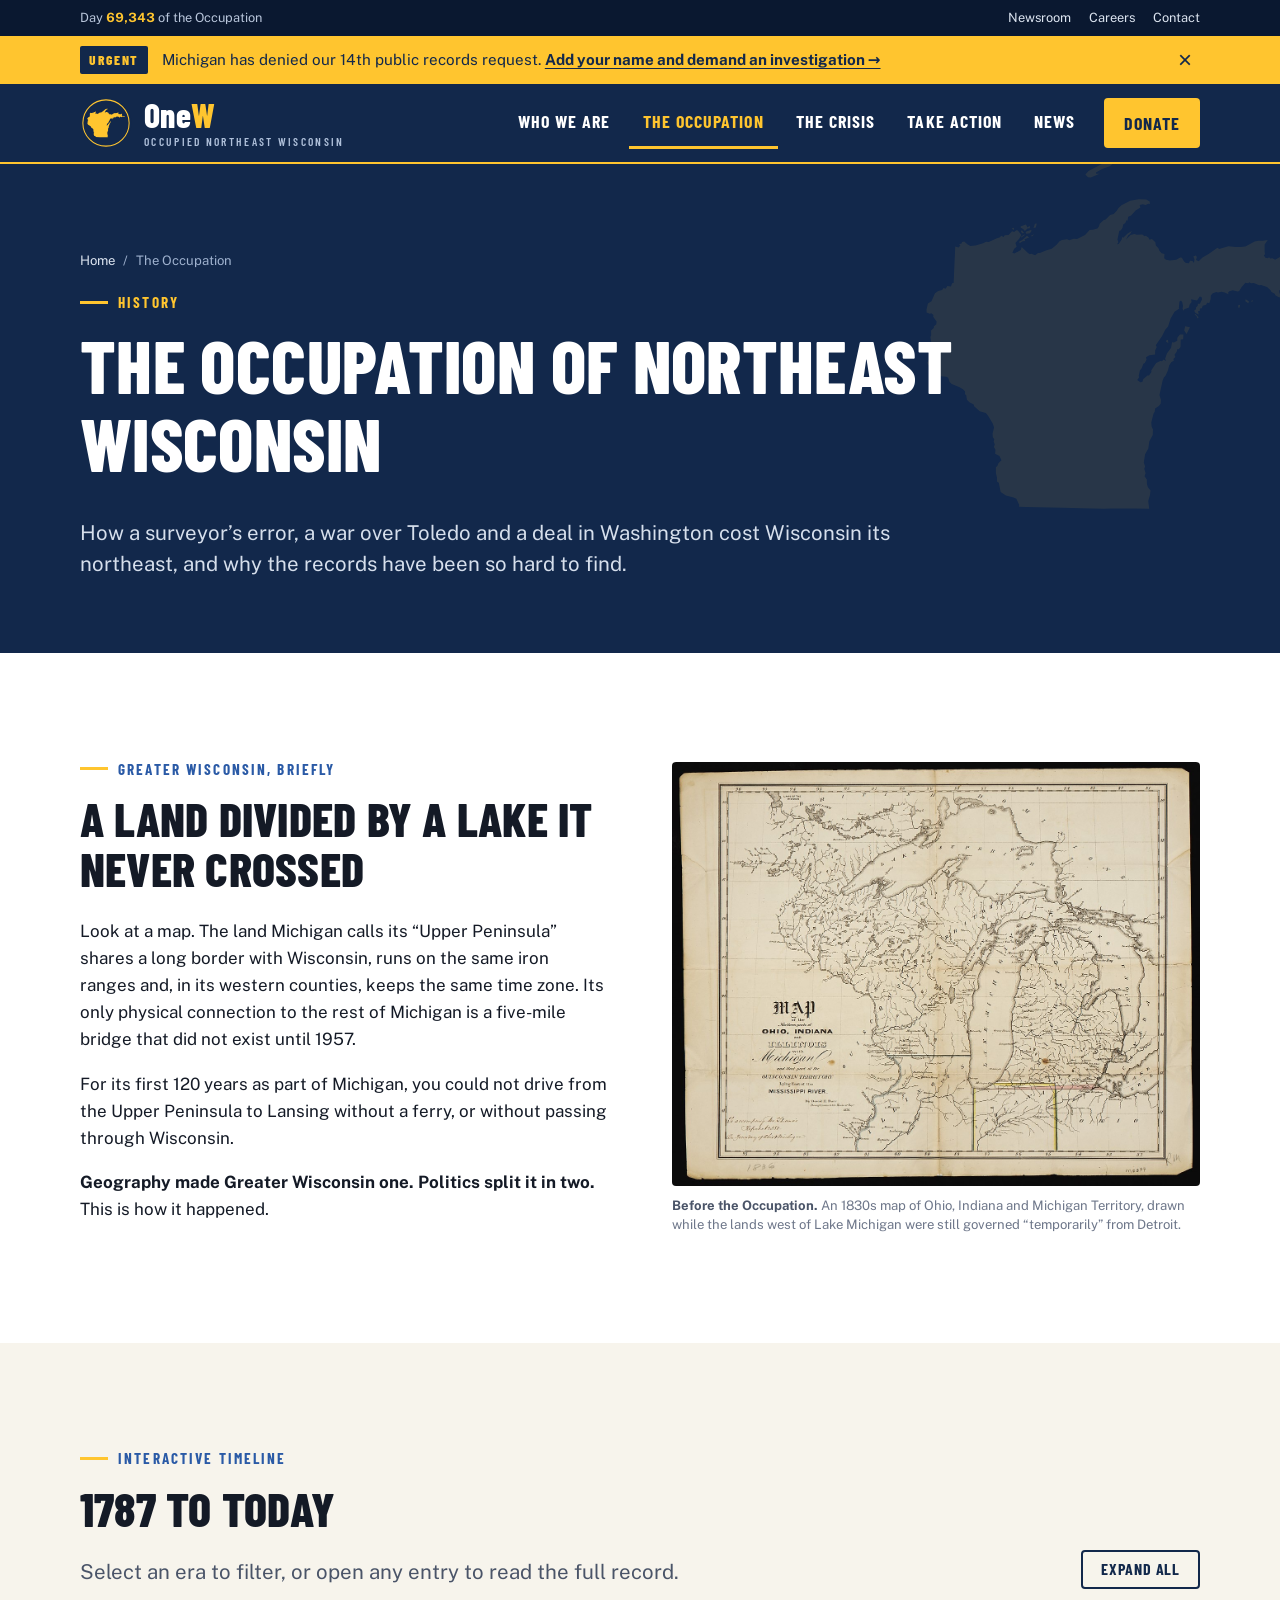
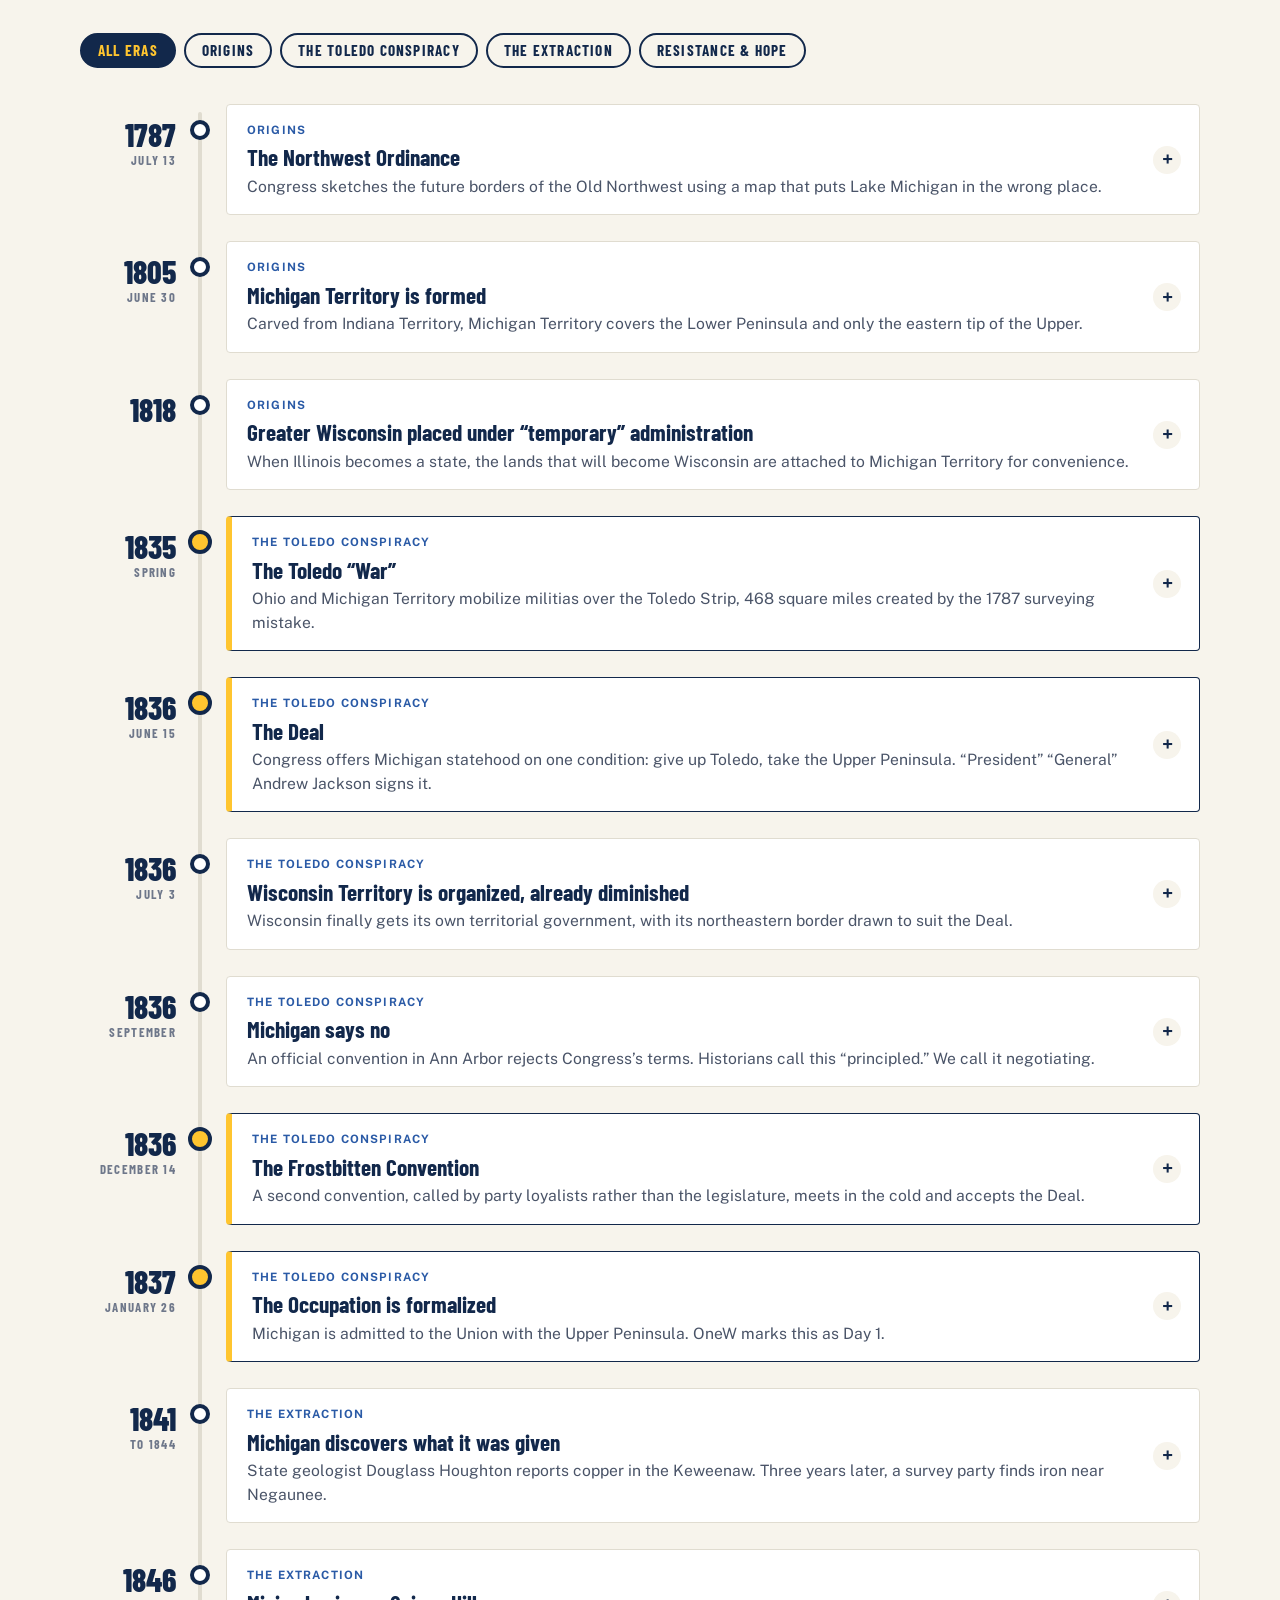
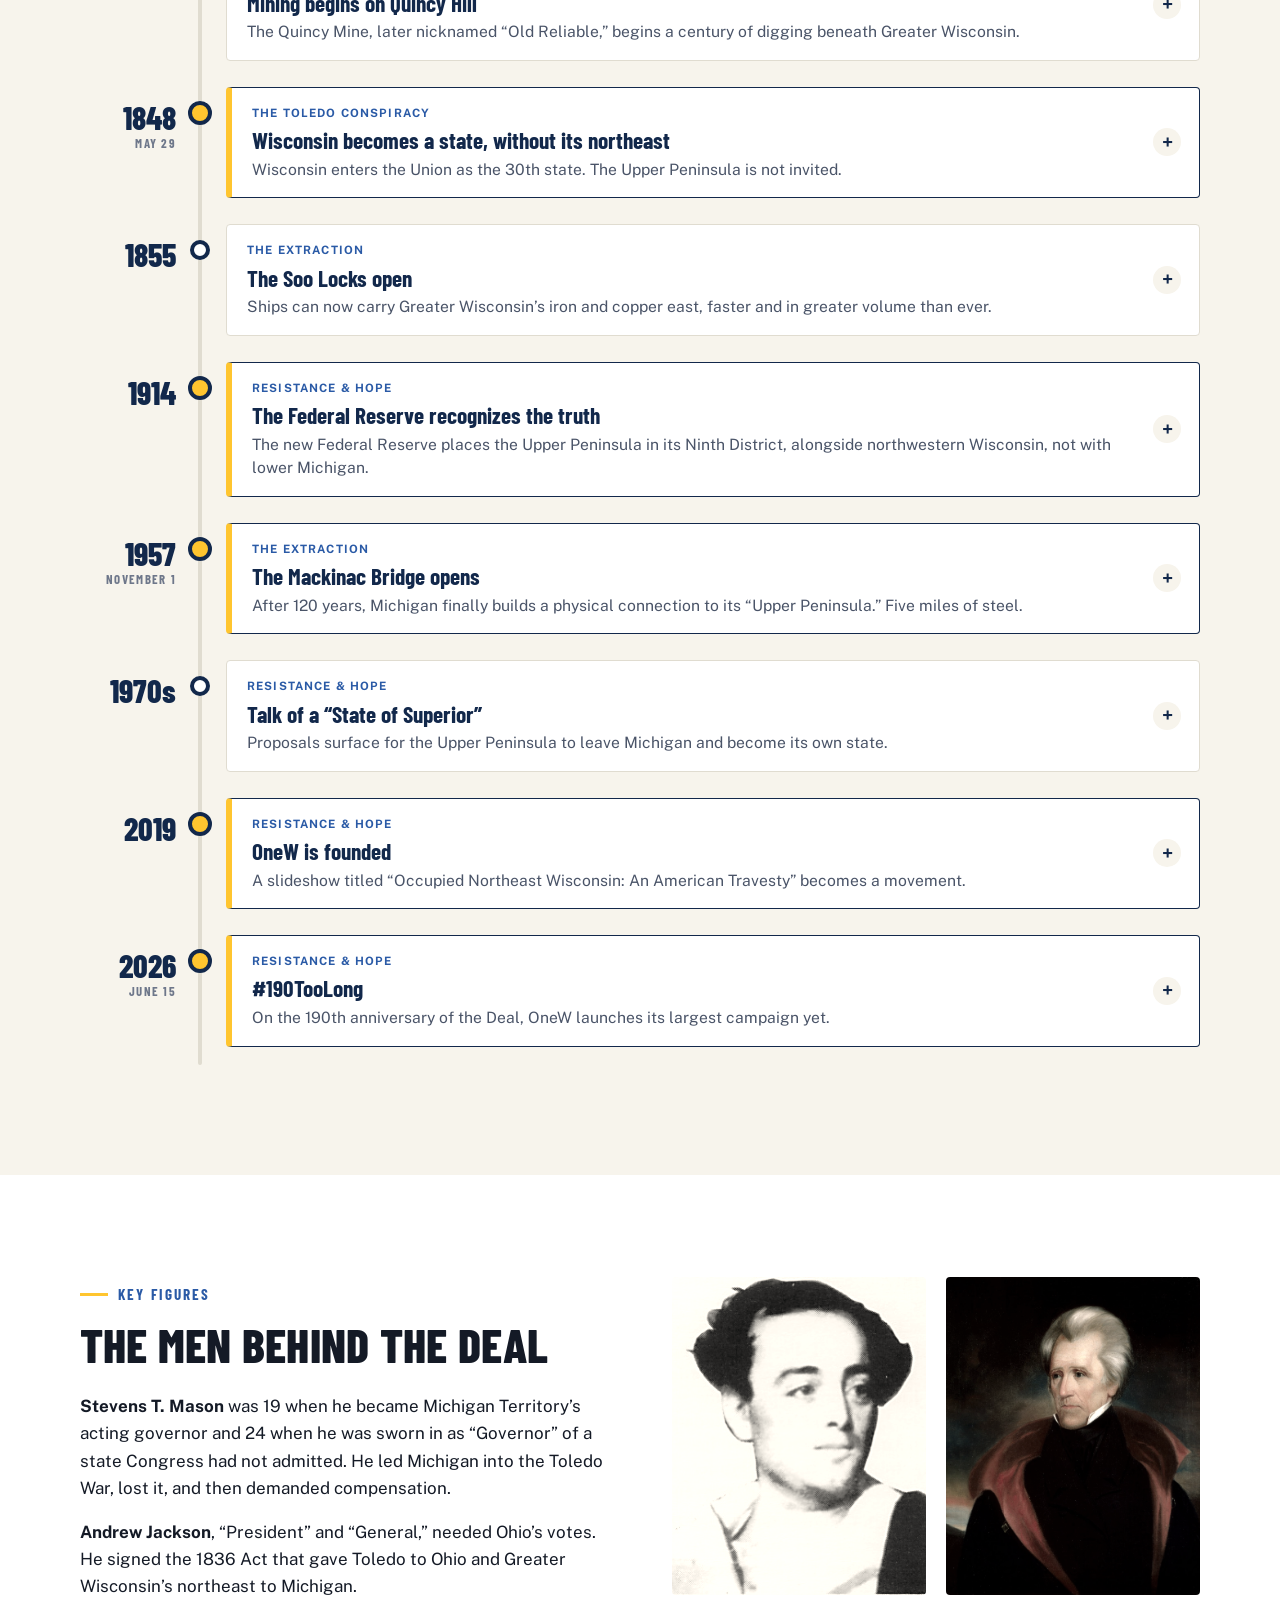
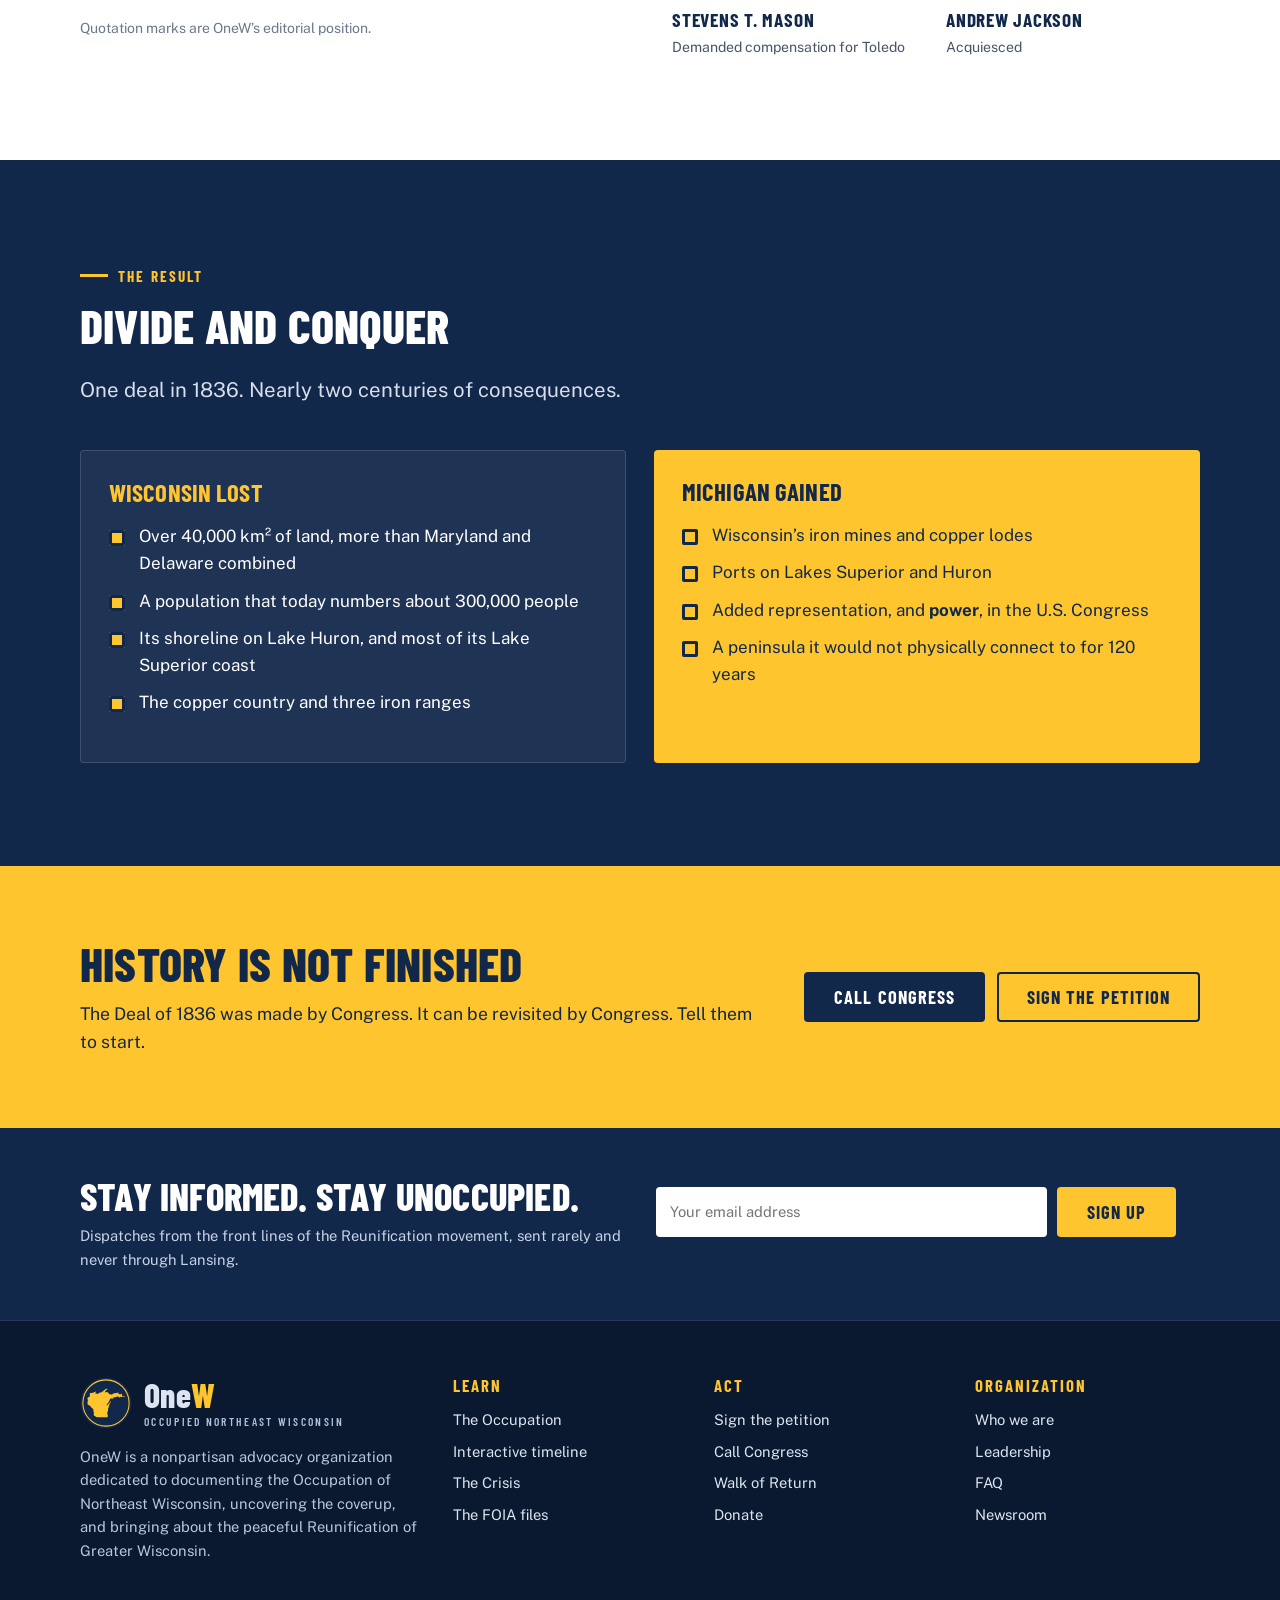
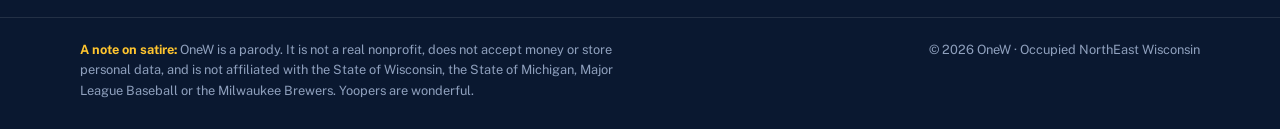
<file: site/history.html>
<!doctype html>
<html lang="en" class="no-js">
<head>
  <meta charset="utf-8">
  <meta name="viewport" content="width=device-width, initial-scale=1">
  <title>The Occupation | OneW</title>
  <meta name="description" content="How a surveyor's error, a war over Toledo and a deal in Washington cost Wisconsin its northeast. An interactive history of the Occupation, 1787 to today.">
  <meta property="og:title" content="The Occupation | OneW">
  <meta property="og:description" content="How a surveyor's error, a war over Toledo and a deal in Washington cost Wisconsin its northeast. An interactive history of the Occupation, 1787 to today.">
  <meta property="og:type" content="website">
  <meta name="theme-color" content="#12284B">
  <link rel="icon" href="favicon.svg" type="image/svg+xml">
  <link rel="preconnect" href="https://fonts.googleapis.com">
  <link rel="preconnect" href="https://fonts.gstatic.com" crossorigin>
  <link rel="stylesheet" href="https://fonts.googleapis.com/css2?family=Barlow+Condensed:wght@600;700;800&family=Public+Sans:wght@400;600;700&family=Source+Serif+4:ital,wght@0,600;1,400;1,600&display=swap">
  <link rel="stylesheet" href="assets/css/style.css">
</head>
<body>
  <a class="skip-link" href="#main">Skip to main content</a>

  <div class="utility-bar">
    <div class="wrap">
      <span class="occupation-clock">Day <strong data-occupation-days>69,000</strong> of the Occupation</span>
      <nav class="utility-bar__links" aria-label="Utility">
        <a href="news.html">Newsroom</a><a href="about.html#careers">Careers</a><a href="about.html#contact">Contact</a>
      </nav>
    </div>
  </div>

  <div class="alert-banner" role="region" aria-label="Urgent action">
    <div class="wrap">
      <span class="alert-banner__tag">Urgent</span>
      <p>Michigan has denied our 14th public records request. <a href="action.html#petition">Add your name and demand an investigation&nbsp;&rarr;</a></p>
      <button class="alert-banner__close" type="button" aria-label="Dismiss alert">&times;</button>
    </div>
  </div>

  <header class="site-header">
    <div class="wrap">
      <a class="brand" href="index.html" aria-label="OneW home">
        <img src="assets/img/onew-mark.svg" alt="" width="52" height="52">
        <span class="brand__text"><span class="brand__name">One<b>W</b></span><span class="brand__tag">Occupied NorthEast Wisconsin</span></span>
      </a>
      <button class="nav-toggle" type="button" aria-expanded="false" aria-controls="main-nav"><span></span>Menu</button>
      <nav id="main-nav" class="main-nav" aria-label="Main">
        <ul>
          <li><a href="about.html">Who We Are</a></li>
          <li><a href="history.html" aria-current="page">The Occupation</a></li>
          <li><a href="crisis.html">The Crisis</a></li>
          <li><a href="action.html">Take Action</a></li>
          <li><a href="news.html">News</a></li>
          <li class="nav-donate"><a href="donate.html">Donate</a></li>
        </ul>
      </nav>
    </div>
  </header>

  <main id="main">
<section class="page-hero">
      <div class="wrap">
        <nav class="breadcrumb" aria-label="Breadcrumb"><a href="index.html">Home</a><span aria-hidden="true">/</span>The Occupation</nav>
        <span class="eyebrow">History</span>
        <h1>The Occupation of Northeast Wisconsin</h1>
        <p class="lead">How a surveyor&rsquo;s error, a war over Toledo and a deal in Washington cost Wisconsin its northeast, and why the records have been so hard to find.</p>
      </div>
    </section>

    <section class="section">
      <div class="wrap split">
        <div class="reveal">
          <span class="eyebrow">Greater Wisconsin, briefly</span>
          <h2>A land divided by a lake it never crossed</h2>
          <p>Look at a map. The land Michigan calls its &ldquo;Upper Peninsula&rdquo; shares a long border with Wisconsin, runs on the same iron ranges and, in its western counties, keeps the same time zone. Its only physical connection to the rest of Michigan is a five-mile bridge that did not exist until 1957.</p>
          <p>For its first 120 years as part of Michigan, you could not drive from the Upper Peninsula to Lansing without a ferry, or without passing through Wisconsin.</p>
          <p><strong>Geography made Greater Wisconsin one. Politics split it in two.</strong> This is how it happened.</p>
        </div>
        <figure class="figure reveal">
          <img src="assets/img/territorial-map-1830s.jpg" alt="A hand-drawn 1830s map of Ohio, Indiana and Michigan Territory, showing the Great Lakes region before Michigan statehood" loading="lazy">
          <figcaption><b>Before the Occupation.</b> An 1830s map of Ohio, Indiana and Michigan Territory, drawn while the lands west of Lake Michigan were still governed &ldquo;temporarily&rdquo; from Detroit.</figcaption>
        </figure>
      </div>
    </section>

    <section class="section section--cream" id="timeline">
      <div class="wrap">
        <div class="section-head section-head--split">
          <div>
            <span class="eyebrow">Interactive timeline</span>
            <h2>1787 to today</h2>
            <p class="lead mb-0">Select an era to filter, or open any entry to read the full record.</p>
          </div>
          <button class="btn btn--outline btn--sm" type="button" data-expand-all aria-pressed="false">Expand all</button>
        </div>

        <div class="timeline-filters" role="group" aria-label="Filter timeline by era" data-filter-group="#timeline-list">
          <button class="chip" type="button" data-filter="all" aria-pressed="true">All eras</button>
          <button class="chip" type="button" data-filter="origins" aria-pressed="false">Origins</button>
          <button class="chip" type="button" data-filter="conspiracy" aria-pressed="false">The Toledo Conspiracy</button>
          <button class="chip" type="button" data-filter="extraction" aria-pressed="false">The Extraction</button>
          <button class="chip" type="button" data-filter="hope" aria-pressed="false">Resistance &amp; Hope</button>
        </div>

        <div class="timeline">
          <span class="timeline__progress" aria-hidden="true"></span>
          <ol class="timeline__list" id="timeline-list">

          <li class="tl-item" data-cat="origins">
            <div class="tl-year">1787<small>July 13</small></div><span class="tl-dot" aria-hidden="true"></span>
            <div class="tl-card">
              <h3 class="tl-head"><button class="tl-toggle" type="button" aria-expanded="false" aria-controls="tl-1" data-expander><span class="tl-era">Origins</span><span class="tl-title">The Northwest Ordinance</span><span class="tl-sum">Congress sketches the future borders of the Old Northwest using a map that puts Lake Michigan in the wrong place.</span></button></h3>
              <div class="tl-detail" id="tl-1" hidden>
                <p>The Ordinance drew a boundary due east from the southern tip of Lake Michigan. Relying on the inaccurate Mitchell Map of 1755, Congress assumed that line would reach Lake Erie north of the Maumee River. It did not.</p>
                <p class="tl-fact"><b>Why it matters:</b> Every problem that follows, Toledo included, begins with this surveying error. Wisconsin did not make the mistake. Wisconsin would pay for it.</p>
              </div>
            </div>
          </li>

          <li class="tl-item" data-cat="origins">
            <div class="tl-year">1805<small>June 30</small></div><span class="tl-dot" aria-hidden="true"></span>
            <div class="tl-card">
              <h3 class="tl-head"><button class="tl-toggle" type="button" aria-expanded="false" aria-controls="tl-2" data-expander><span class="tl-era">Origins</span><span class="tl-title">Michigan Territory is formed</span><span class="tl-sum">Carved from Indiana Territory, Michigan Territory covers the Lower Peninsula and only the eastern tip of the Upper.</span></button></h3>
              <div class="tl-detail" id="tl-2" hidden>
                <p>At its creation, Michigan Territory&rsquo;s western boundary ran up the middle of Lake Michigan. The forests, copper and iron to the west were not part of it. Remember this. Michigan would later insist otherwise.</p>
              </div>
            </div>
          </li>

          <li class="tl-item" data-cat="origins">
            <div class="tl-year">1818</div><span class="tl-dot" aria-hidden="true"></span>
            <div class="tl-card">
              <h3 class="tl-head"><button class="tl-toggle" type="button" aria-expanded="false" aria-controls="tl-3" data-expander><span class="tl-era">Origins</span><span class="tl-title">Greater Wisconsin placed under &ldquo;temporary&rdquo; administration</span><span class="tl-sum">When Illinois becomes a state, the lands that will become Wisconsin are attached to Michigan Territory for convenience.</span></button></h3>
              <div class="tl-detail" id="tl-3" hidden>
                <p>For the next eighteen years, the whole of Greater Wisconsin, from the Mississippi to the St. Marys River, was governed from Detroit. Officials described the arrangement as administrative. Temporary. A placeholder until Wisconsin could govern itself.</p>
                <p class="tl-fact"><b>OneW position:</b> Placeholders do not get to keep the furniture.</p>
              </div>
            </div>
          </li>

          <li class="tl-item tl-item--key" data-cat="conspiracy">
            <div class="tl-year">1835<small>Spring</small></div><span class="tl-dot" aria-hidden="true"></span>
            <div class="tl-card">
              <h3 class="tl-head"><button class="tl-toggle" type="button" aria-expanded="false" aria-controls="tl-4" data-expander><span class="tl-era">The Toledo Conspiracy</span><span class="tl-title">The Toledo &ldquo;War&rdquo;</span><span class="tl-sum">Ohio and Michigan Territory mobilize militias over the Toledo Strip, 468 square miles created by the 1787 surveying mistake.</span></button></h3>
              <div class="tl-detail" id="tl-4" hidden>
                <p>Ohio claimed the Harris Line. Michigan claimed the Fulton Line. Militias faced off along the Maumee River. Shots were fired, mostly into the air. The only recorded casualty was a Michigan deputy sheriff, stabbed with a pocketknife during an arrest attempt in Toledo. He survived.</p>
                <p>Wisconsin was not consulted. Wisconsin was not involved. Wisconsin would nonetheless pay.</p>
                <p class="tl-fact"><b>Also in 1835:</b> Michigan swears in 24-year-old Stevens T. Mason as &ldquo;Governor&rdquo; of a state that Congress has not yet admitted.</p>
              </div>
            </div>
          </li>

          <li class="tl-item tl-item--key" data-cat="conspiracy">
            <div class="tl-year">1836<small>June 15</small></div><span class="tl-dot" aria-hidden="true"></span>
            <div class="tl-card">
              <h3 class="tl-head"><button class="tl-toggle" type="button" aria-expanded="false" aria-controls="tl-5" data-expander><span class="tl-era">The Toledo Conspiracy</span><span class="tl-title">The Deal</span><span class="tl-sum">Congress offers Michigan statehood on one condition: give up Toledo, take the Upper Peninsula. &ldquo;President&rdquo; &ldquo;General&rdquo; Andrew Jackson signs it.</span></button></h3>
              <div class="tl-detail" id="tl-5" hidden>
                <p>Michigan&rsquo;s &ldquo;Governor&rdquo; demanded compensation for the loss of Toledo. Washington <strong>acquiesced</strong>. The compensation was the western Upper Peninsula, land that Michigan&rsquo;s own 1835 constitution had not even claimed.</p>
                <p>Why did Jackson side with Ohio? Historians commonly point to the 1836 presidential election. Ohio had 21 electoral votes. Michigan, as a territory, had none.</p>
                <p class="tl-fact"><b>Note:</b> Wisconsin, as a territory, also had none. Draw your own conclusions. We have.</p>
              </div>
            </div>
          </li>

          <li class="tl-item" data-cat="conspiracy">
            <div class="tl-year">1836<small>July 3</small></div><span class="tl-dot" aria-hidden="true"></span>
            <div class="tl-card">
              <h3 class="tl-head"><button class="tl-toggle" type="button" aria-expanded="false" aria-controls="tl-6" data-expander><span class="tl-era">The Toledo Conspiracy</span><span class="tl-title">Wisconsin Territory is organized, already diminished</span><span class="tl-sum">Wisconsin finally gets its own territorial government, with its northeastern border drawn to suit the Deal.</span></button></h3>
              <div class="tl-detail" id="tl-6" hidden>
                <p>The new territory stretched west past the Mississippi, but its northeastern edge followed the Menominee and Montreal rivers, the line negotiated for Michigan&rsquo;s benefit. Wisconsin was born with a piece already missing.</p>
              </div>
            </div>
          </li>

          <li class="tl-item" data-cat="conspiracy">
            <div class="tl-year">1836<small>September</small></div><span class="tl-dot" aria-hidden="true"></span>
            <div class="tl-card">
              <h3 class="tl-head"><button class="tl-toggle" type="button" aria-expanded="false" aria-controls="tl-7" data-expander><span class="tl-era">The Toledo Conspiracy</span><span class="tl-title">Michigan says no</span><span class="tl-sum">An official convention in Ann Arbor rejects Congress&rsquo;s terms. Historians call this &ldquo;principled.&rdquo; We call it negotiating.</span></button></h3>
              <div class="tl-detail" id="tl-7" hidden>
                <p>Delegates objected to losing Toledo and considered the Upper Peninsula a worthless wilderness. Within a decade they would find out exactly how much copper and iron that &ldquo;wilderness&rdquo; held.</p>
              </div>
            </div>
          </li>

          <li class="tl-item tl-item--key" data-cat="conspiracy">
            <div class="tl-year">1836<small>December 14</small></div><span class="tl-dot" aria-hidden="true"></span>
            <div class="tl-card">
              <h3 class="tl-head"><button class="tl-toggle" type="button" aria-expanded="false" aria-controls="tl-8" data-expander><span class="tl-era">The Toledo Conspiracy</span><span class="tl-title">The Frostbitten Convention</span><span class="tl-sum">A second convention, called by party loyalists rather than the legislature, meets in the cold and accepts the Deal.</span></button></h3>
              <div class="tl-detail" id="tl-8" hidden>
                <p>The so-called Frostbitten Convention was not authorized by Michigan&rsquo;s legislature. Its delegates accepted the terms anyway, and Congress accepted their acceptance. Michigan&rsquo;s statehood, and the Occupation, rest on its vote.</p>
                <p class="tl-fact"><b>Records request #14:</b> In 2026 OneW asked Michigan for all records relating to this convention. The response: &ldquo;No responsive records.&rdquo; <a href="crisis.html#coverup">See the FOIA files</a>.</p>
              </div>
            </div>
          </li>

          <li class="tl-item tl-item--key" data-cat="conspiracy">
            <div class="tl-year">1837<small>January 26</small></div><span class="tl-dot" aria-hidden="true"></span>
            <div class="tl-card">
              <h3 class="tl-head"><button class="tl-toggle" type="button" aria-expanded="false" aria-controls="tl-9" data-expander><span class="tl-era">The Toledo Conspiracy</span><span class="tl-title">The Occupation is formalized</span><span class="tl-sum">Michigan is admitted to the Union with the Upper Peninsula. OneW marks this as Day 1.</span></button></h3>
              <div class="tl-detail" id="tl-9" hidden>
                <p>As of today, Greater Wisconsin has spent <strong data-occupation-days>69,000</strong> days under Michigan administration. The clock at the top of every page of this site counts from this date.</p>
              </div>
            </div>
          </li>

          <li class="tl-item" data-cat="extraction">
            <div class="tl-year">1841<small>to 1844</small></div><span class="tl-dot" aria-hidden="true"></span>
            <div class="tl-card">
              <h3 class="tl-head"><button class="tl-toggle" type="button" aria-expanded="false" aria-controls="tl-10" data-expander><span class="tl-era">The Extraction</span><span class="tl-title">Michigan discovers what it was given</span><span class="tl-sum">State geologist Douglass Houghton reports copper in the Keweenaw. Three years later, a survey party finds iron near Negaunee.</span></button></h3>
              <div class="tl-detail" id="tl-10" hidden>
                <p>The &ldquo;worthless wilderness&rdquo; Michigan had reluctantly accepted turned out to hold some of the richest copper and iron deposits on Earth. America&rsquo;s first great mining rush began here, years before anyone found gold in California.</p>
                <p class="tl-fact"><b>Consolation prize:</b> Michigan was compensated for a swamp with a mountain of copper.</p>
              </div>
            </div>
          </li>

          <li class="tl-item" data-cat="extraction">
            <div class="tl-year">1846</div><span class="tl-dot" aria-hidden="true"></span>
            <div class="tl-card">
              <h3 class="tl-head"><button class="tl-toggle" type="button" aria-expanded="false" aria-controls="tl-11" data-expander><span class="tl-era">The Extraction</span><span class="tl-title">Mining begins on Quincy Hill</span><span class="tl-sum">The Quincy Mine, later nicknamed &ldquo;Old Reliable,&rdquo; begins a century of digging beneath Greater Wisconsin.</span></button></h3>
              <div class="tl-detail" id="tl-11" hidden>
                <p>Its shafts would eventually run more than a mile and a half down the incline, among the deepest in the world. How many of the people who worked there were, by birthright, Wisconsinites? <a href="crisis.html#quincy">We asked.</a></p>
                <figure class="figure figure--duotone"><img src="assets/img/hancock-quincy.jpg" alt="Industrial waterfront buildings below Quincy Hill" loading="lazy"></figure>
              </div>
            </div>
          </li>

          <li class="tl-item tl-item--key" data-cat="conspiracy">
            <div class="tl-year">1848<small>May 29</small></div><span class="tl-dot" aria-hidden="true"></span>
            <div class="tl-card">
              <h3 class="tl-head"><button class="tl-toggle" type="button" aria-expanded="false" aria-controls="tl-12" data-expander><span class="tl-era">The Toledo Conspiracy</span><span class="tl-title">Wisconsin becomes a state, without its northeast</span><span class="tl-sum">Wisconsin enters the Union as the 30th state. The Upper Peninsula is not invited.</span></button></h3>
              <div class="tl-detail" id="tl-12" hidden>
                <p>By statehood, the copper boom was in full swing just across the Menominee River. Wisconsin&rsquo;s founders could see the wealth from their own riverbanks. They could not touch it.</p>
              </div>
            </div>
          </li>

          <li class="tl-item" data-cat="extraction">
            <div class="tl-year">1855</div><span class="tl-dot" aria-hidden="true"></span>
            <div class="tl-card">
              <h3 class="tl-head"><button class="tl-toggle" type="button" aria-expanded="false" aria-controls="tl-13" data-expander><span class="tl-era">The Extraction</span><span class="tl-title">The Soo Locks open</span><span class="tl-sum">Ships can now carry Greater Wisconsin&rsquo;s iron and copper east, faster and in greater volume than ever.</span></button></h3>
              <div class="tl-detail" id="tl-13" hidden>
                <p>The locks at Sault Ste. Marie turned the region into one of the great ore-shipping corridors of the industrial age. The ore went east. The profits went east. The bill stayed here.</p>
              </div>
            </div>
          </li>

          <li class="tl-item tl-item--key" data-cat="hope">
            <div class="tl-year">1914</div><span class="tl-dot" aria-hidden="true"></span>
            <div class="tl-card">
              <h3 class="tl-head"><button class="tl-toggle" type="button" aria-expanded="false" aria-controls="tl-14" data-expander><span class="tl-era">Resistance &amp; Hope</span><span class="tl-title">The Federal Reserve recognizes the truth</span><span class="tl-sum">The new Federal Reserve places the Upper Peninsula in its Ninth District, alongside northwestern Wisconsin, not with lower Michigan.</span></button></h3>
              <div class="tl-detail" id="tl-14" hidden>
                <p>When America&rsquo;s central bankers drew their districts, they sent Lower Michigan to Chicago and the Upper Peninsula to Minneapolis, into the same district as Wisconsin&rsquo;s northwestern counties. The bankers knew.</p>
                <p class="tl-fact"><b>Possible Unionist sympathies?</b> OneW has requested comment from the Federal Reserve. We remain hopeful.</p>
              </div>
            </div>
          </li>

          <li class="tl-item tl-item--key" data-cat="extraction">
            <div class="tl-year">1957<small>November 1</small></div><span class="tl-dot" aria-hidden="true"></span>
            <div class="tl-card">
              <h3 class="tl-head"><button class="tl-toggle" type="button" aria-expanded="false" aria-controls="tl-15" data-expander><span class="tl-era">The Extraction</span><span class="tl-title">The Mackinac Bridge opens</span><span class="tl-sum">After 120 years, Michigan finally builds a physical connection to its &ldquo;Upper Peninsula.&rdquo; Five miles of steel.</span></button></h3>
              <div class="tl-detail" id="tl-15" hidden>
                <p>Michigan calls it a bridge. We call it a shackle. <a href="crisis.html#symbols">Read about the symbols of oppression</a>.</p>
                <figure class="figure figure--duotone"><img src="assets/img/mackinac-bridge.jpg" alt="The Mackinac Bridge in winter fog" loading="lazy"></figure>
              </div>
            </div>
          </li>

          <li class="tl-item" data-cat="hope">
            <div class="tl-year">1970s</div><span class="tl-dot" aria-hidden="true"></span>
            <div class="tl-card">
              <h3 class="tl-head"><button class="tl-toggle" type="button" aria-expanded="false" aria-controls="tl-16" data-expander><span class="tl-era">Resistance &amp; Hope</span><span class="tl-title">Talk of a &ldquo;State of Superior&rdquo;</span><span class="tl-sum">Proposals surface for the Upper Peninsula to leave Michigan and become its own state.</span></button></h3>
              <div class="tl-detail" id="tl-16" hidden>
                <p>OneW respects the spirit of the Superior movement. But independence is a half-measure. The Upper Peninsula does not need a new home. It needs to come back to its old one.</p>
              </div>
            </div>
          </li>

          <li class="tl-item tl-item--key" data-cat="hope">
            <div class="tl-year">2019</div><span class="tl-dot" aria-hidden="true"></span>
            <div class="tl-card">
              <h3 class="tl-head"><button class="tl-toggle" type="button" aria-expanded="false" aria-controls="tl-17" data-expander><span class="tl-era">Resistance &amp; Hope</span><span class="tl-title">OneW is founded</span><span class="tl-sum">A slideshow titled &ldquo;Occupied Northeast Wisconsin: An American Travesty&rdquo; becomes a movement.</span></button></h3>
              <div class="tl-detail" id="tl-17" hidden>
                <p>What began as a twelve-slide presentation is now a movement with three programs: Explore the History, Uncover the Coverup and Bring About the Reunification. <a href="about.html">Read our story</a>.</p>
              </div>
            </div>
          </li>

          <li class="tl-item tl-item--key" data-cat="hope">
            <div class="tl-year">2026<small>June 15</small></div><span class="tl-dot" aria-hidden="true"></span>
            <div class="tl-card">
              <h3 class="tl-head"><button class="tl-toggle" type="button" aria-expanded="false" aria-controls="tl-18" data-expander><span class="tl-era">Resistance &amp; Hope</span><span class="tl-title">#190TooLong</span><span class="tl-sum">On the 190th anniversary of the Deal, OneW launches its largest campaign yet.</span></button></h3>
              <div class="tl-detail" id="tl-18" hidden>
                <p>The next chapter of this timeline has not been written yet. <a href="action.html#petition">Add your name</a> and help write it.</p>
              </div>
            </div>
          </li>
        </ol>
        </div>
      </div>
    </section>

    <section class="section">
      <div class="wrap split">
        <div class="reveal">
          <span class="eyebrow">Key figures</span>
          <h2>The men behind the Deal</h2>
          <p><strong>Stevens T. Mason</strong> was 19 when he became Michigan Territory&rsquo;s acting governor and 24 when he was sworn in as &ldquo;Governor&rdquo; of a state Congress had not admitted. He led Michigan into the Toledo War, lost it, and then demanded compensation.</p>
          <p><strong>Andrew Jackson</strong>, &ldquo;President&rdquo; and &ldquo;General,&rdquo; needed Ohio&rsquo;s votes. He signed the 1836 Act that gave Toledo to Ohio and Greater Wisconsin&rsquo;s northeast to Michigan.</p>
          <p class="muted small">Quotation marks are OneW&rsquo;s editorial position.</p>
        </div>
        <div class="portrait-pair reveal">
          <figure class="portrait">
            <img src="assets/img/stevens-mason.jpg" alt="Portrait of Stevens T. Mason" loading="lazy">
            <figcaption><b>Stevens T. Mason</b>Demanded compensation for Toledo</figcaption>
          </figure>
          <figure class="portrait">
            <img src="assets/img/andrew-jackson.jpg" alt="Portrait of Andrew Jackson" loading="lazy">
            <figcaption><b>Andrew Jackson</b>Acquiesced</figcaption>
          </figure>
        </div>
      </div>
    </section>

    <section class="section section--navy">
      <div class="wrap">
        <div class="section-head">
          <span class="eyebrow">The result</span>
          <h2>Divide and conquer</h2>
          <p class="lead">One deal in 1836. Nearly two centuries of consequences.</p>
        </div>
        <div class="grid grid--2">
          <div class="callout reveal" style="background:rgba(255,255,255,.06);border:1px solid rgba(255,255,255,.14)">
            <h3>Wisconsin lost</h3>
            <ul class="checklist">
              <li>Over 40,000 km&sup2; of land, more than Maryland and Delaware combined</li>
              <li>A population that today numbers about 300,000 people</li>
              <li>Its shoreline on Lake Huron, and most of its Lake Superior coast</li>
              <li>The copper country and three iron ranges</li>
            </ul>
          </div>
          <div class="callout reveal" style="background:var(--gold);color:var(--navy)">
            <h3 style="color:var(--navy)">Michigan gained</h3>
            <ul class="checklist">
              <li style="color:var(--navy)">Wisconsin&rsquo;s iron mines and copper lodes</li>
              <li style="color:var(--navy)">Ports on Lakes Superior and Huron</li>
              <li style="color:var(--navy)">Added representation, and <strong>power</strong>, in the U.S. Congress</li>
              <li style="color:var(--navy)">A peninsula it would not physically connect to for 120 years</li>
            </ul>
          </div>
        </div>
      </div>
    </section>

    <section class="cta-band">
      <div class="wrap">
        <div>
          <h2>History is not finished</h2>
          <p>The Deal of 1836 was made by Congress. It can be revisited by Congress. Tell them to start.</p>
        </div>
        <div class="cta-band__actions">
          <a class="btn btn--navy" href="action.html#call">Call Congress</a>
          <a class="btn btn--outline" href="action.html#petition">Sign the petition</a>
        </div>
      </div>
    </section>
  </main>

  <footer class="site-footer">
    <div class="footer-signup">
      <div class="wrap">
        <div>
          <h2>Stay informed. Stay unoccupied.</h2>
          <p>Dispatches from the front lines of the Reunification movement, sent rarely and never through Lansing.</p>
        </div>
        <div>
          <form class="newsletter" data-newsletter novalidate>
            <label class="visually-hidden" for="nl-email">Email address</label>
            <input id="nl-email" type="email" placeholder="Your email address" autocomplete="email" required>
            <button class="btn btn--gold" type="submit">Sign up</button>
          </form>
          <p class="newsletter-msg" data-newsletter-msg role="status"></p>
        </div>
      </div>
    </div>
    <div class="footer-main">
      <div class="wrap">
        <div class="footer-about">
          <a class="brand" href="index.html" aria-label="OneW home">
        <img src="assets/img/onew-mark.svg" alt="" width="52" height="52">
        <span class="brand__text"><span class="brand__name">One<b>W</b></span><span class="brand__tag">Occupied NorthEast Wisconsin</span></span>
      </a>
          <p>OneW is a nonpartisan advocacy organization dedicated to documenting the Occupation of Northeast Wisconsin, uncovering the coverup, and bringing about the peaceful Reunification of Greater Wisconsin.</p>
        </div>
        <div>
          <h3>Learn</h3>
          <ul>
            <li><a href="history.html">The Occupation</a></li>
            <li><a href="history.html#timeline">Interactive timeline</a></li>
            <li><a href="crisis.html">The Crisis</a></li>
            <li><a href="crisis.html#coverup">The FOIA files</a></li>
          </ul>
        </div>
        <div>
          <h3>Act</h3>
          <ul>
            <li><a href="action.html#petition">Sign the petition</a></li>
            <li><a href="action.html#call">Call Congress</a></li>
            <li><a href="action.html#volunteer">Walk of Return</a></li>
            <li><a href="donate.html">Donate</a></li>
          </ul>
        </div>
        <div>
          <h3>Organization</h3>
          <ul>
            <li><a href="about.html">Who we are</a></li>
            <li><a href="about.html#leadership">Leadership</a></li>
            <li><a href="about.html#faq">FAQ</a></li>
            <li><a href="news.html">Newsroom</a></li>
          </ul>
        </div>
      </div>
    </div>
    <div class="footer-legal">
      <div class="wrap">
        <p class="disclaimer"><b>A note on satire:</b> OneW is a parody. It is not a real nonprofit, does not accept money or store personal data, and is not affiliated with the State of Wisconsin, the State of Michigan, Major League Baseball or the Milwaukee Brewers. Yoopers are wonderful.</p>
        <p>&copy; <span data-year>2026</span> OneW &middot; Occupied NorthEast Wisconsin</p>
      </div>
    </div>
  </footer>

  <script src="assets/js/main.js"></script>
</body>
</html>
</file>
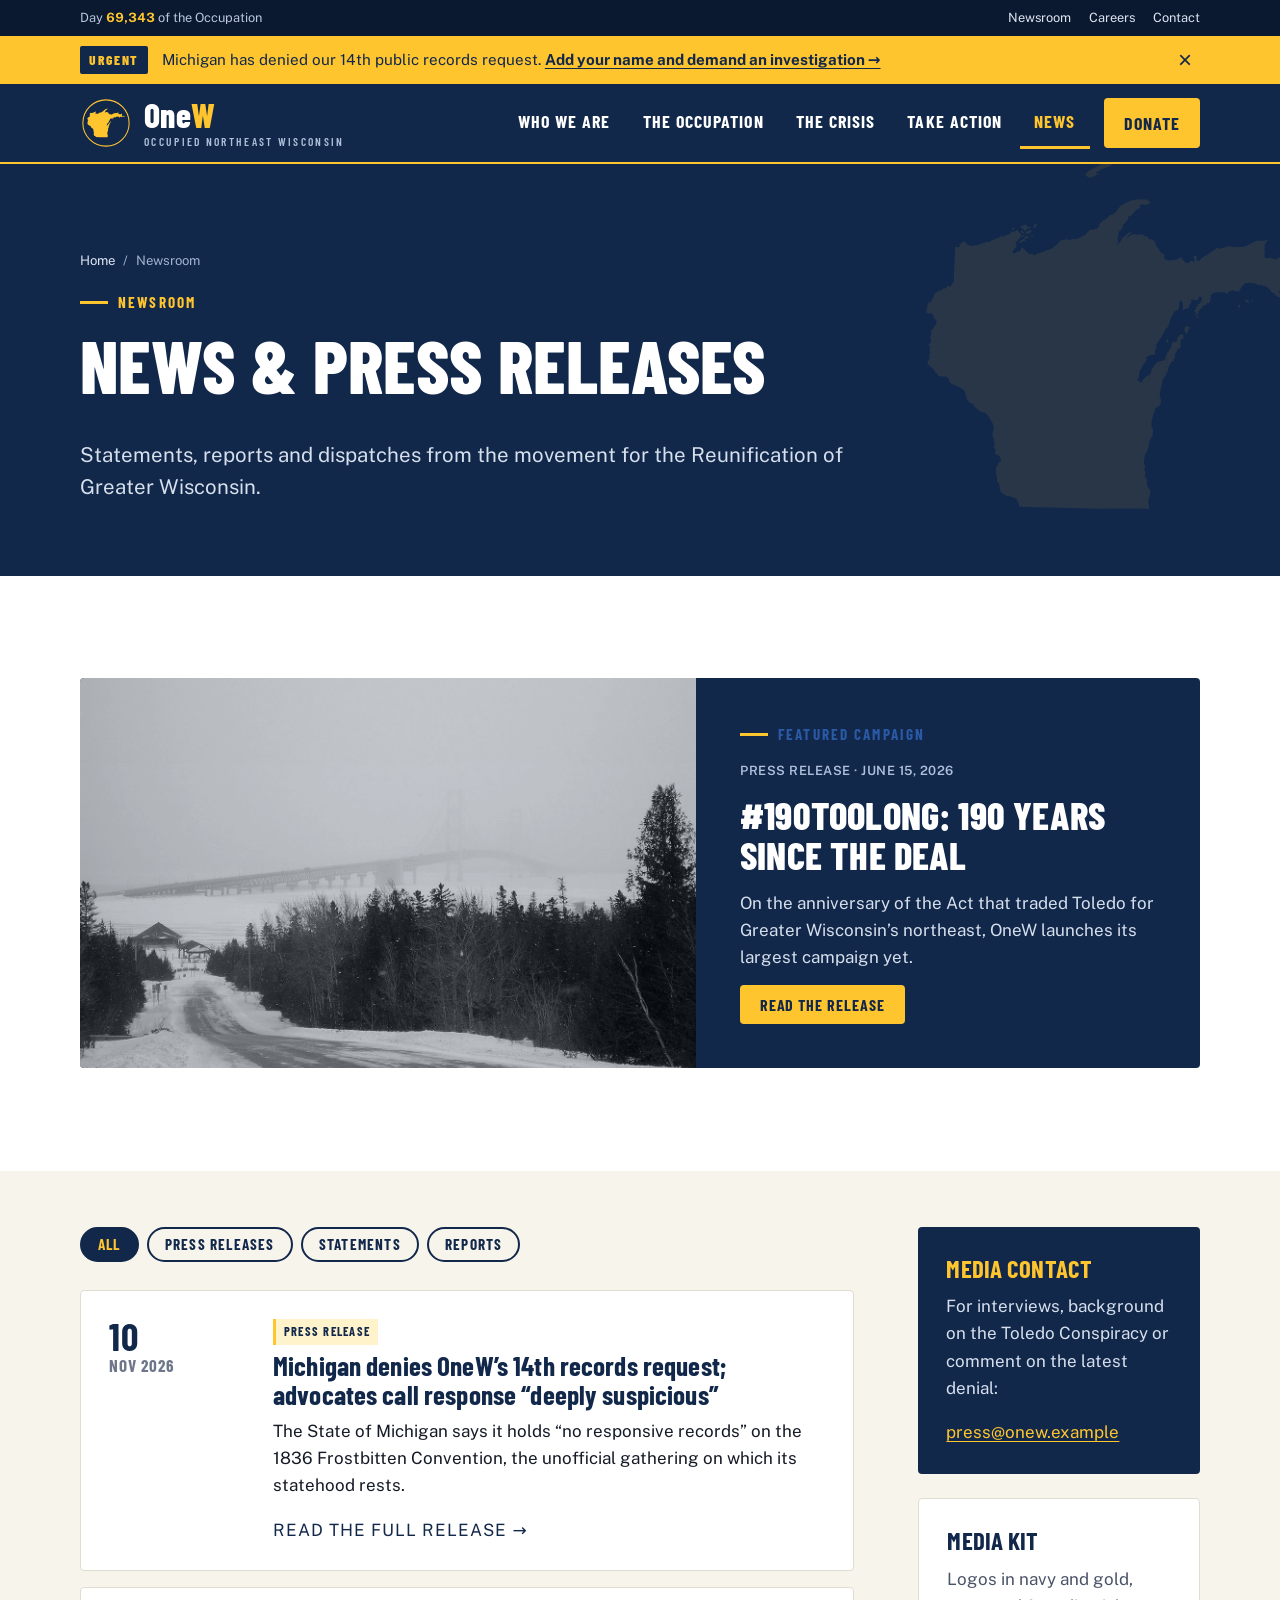
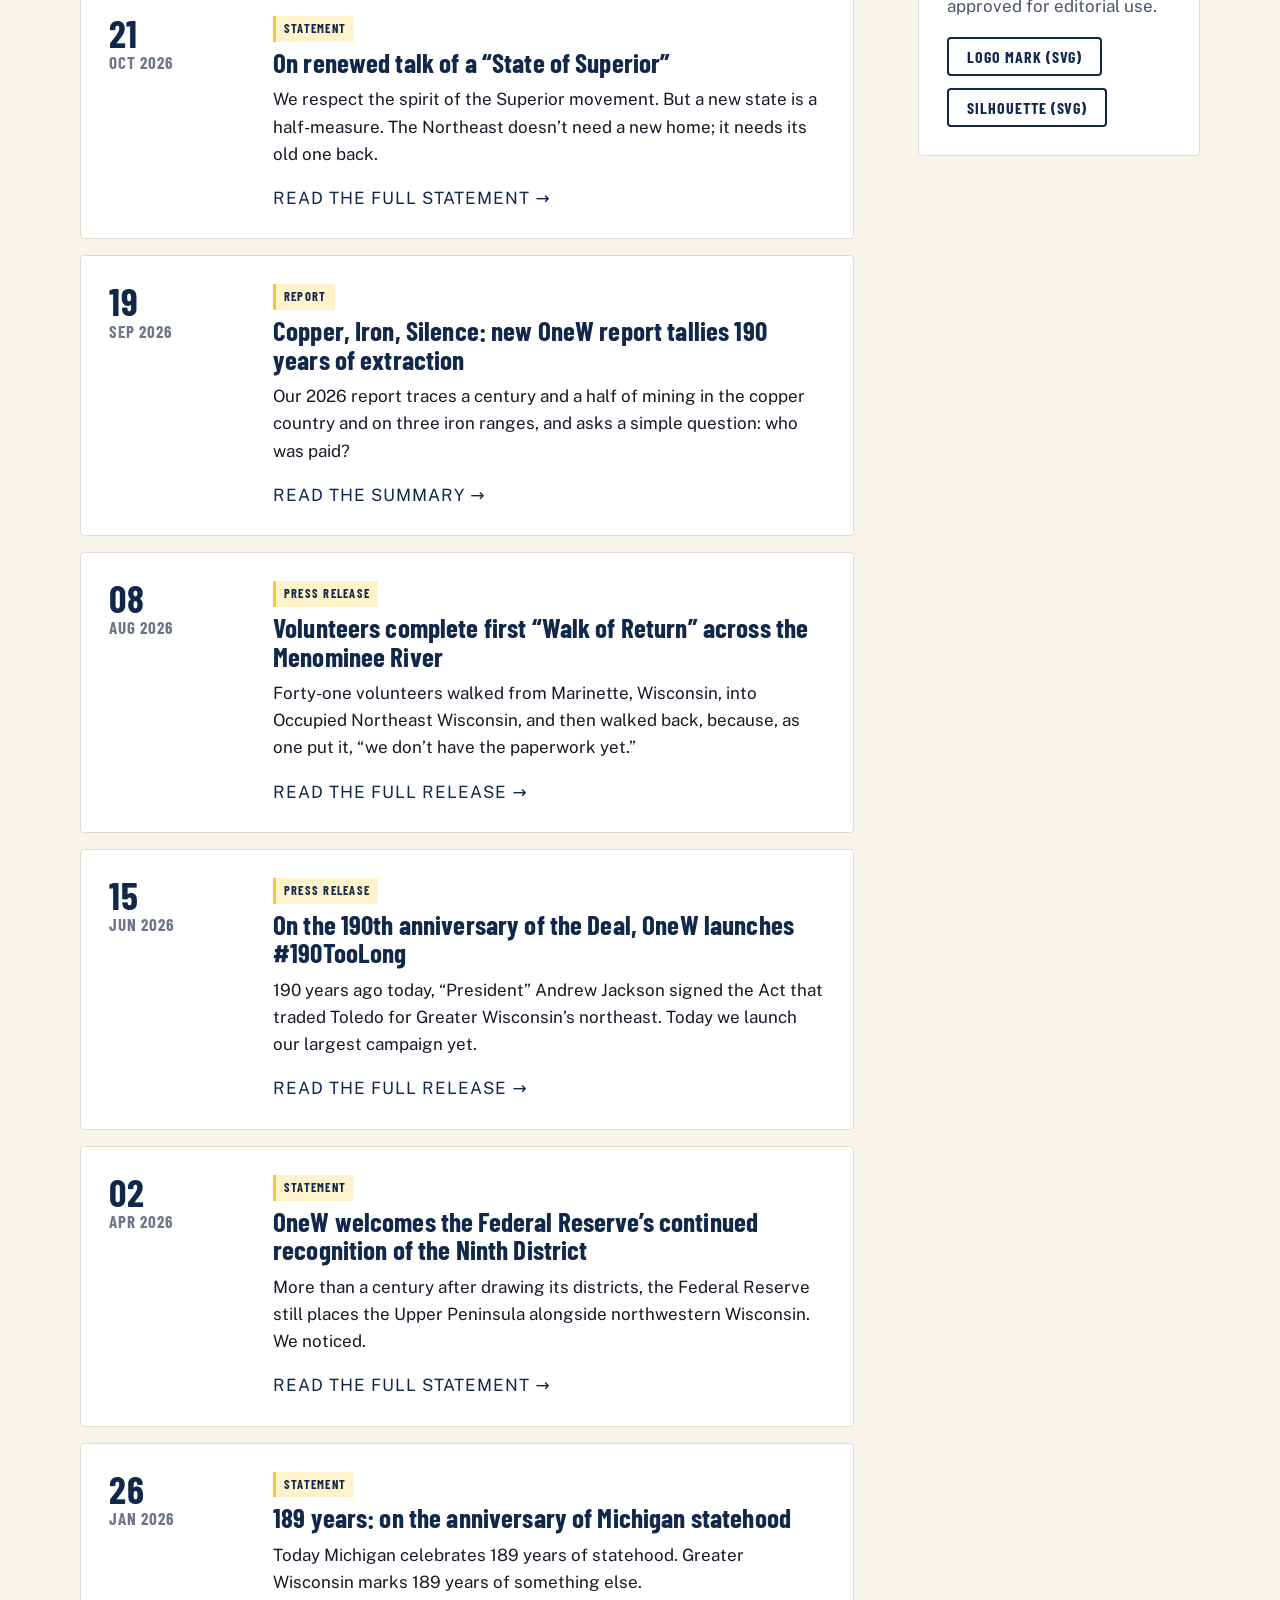
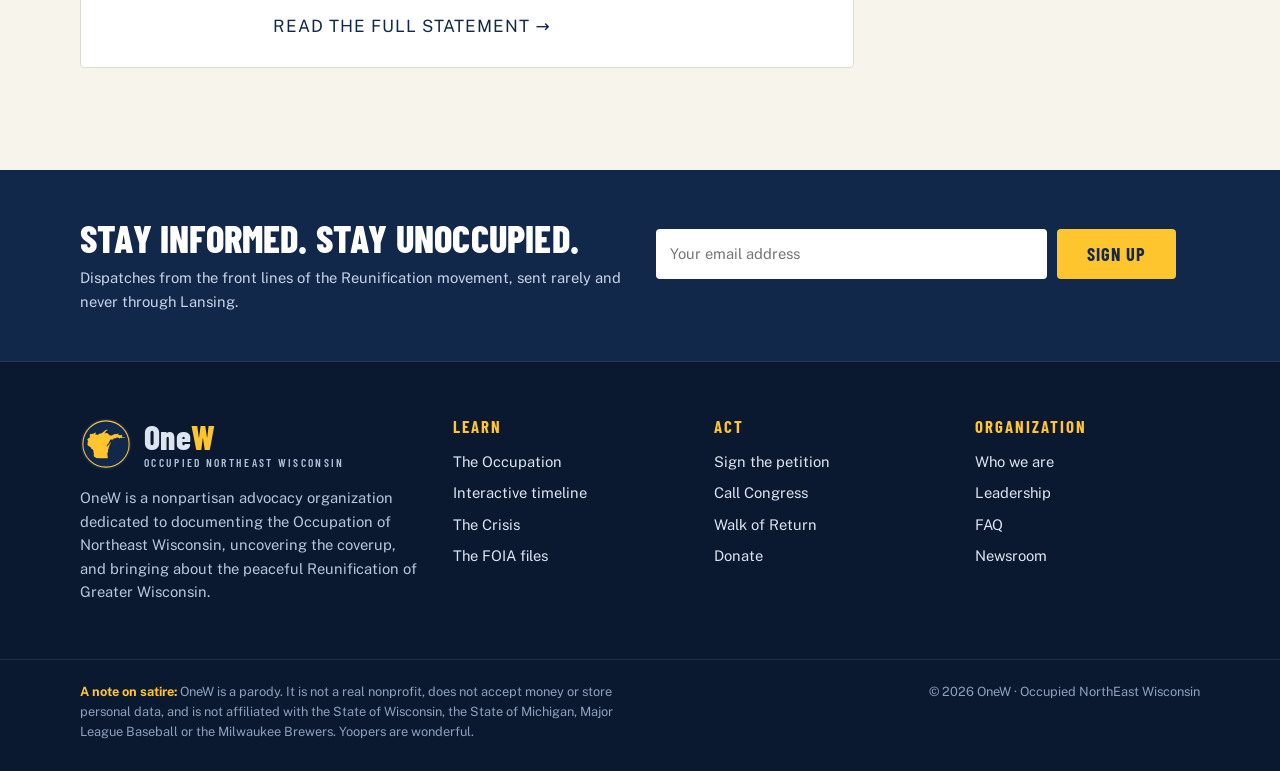
<file: site/news.html>
<!doctype html>
<html lang="en" class="no-js">
<head>
  <meta charset="utf-8">
  <meta name="viewport" content="width=device-width, initial-scale=1">
  <title>Newsroom | OneW</title>
  <meta name="description" content="Press releases, statements and reports from OneW, the movement for the Reunification of Occupied Northeast Wisconsin.">
  <meta property="og:title" content="Newsroom | OneW">
  <meta property="og:description" content="Press releases, statements and reports from OneW, the movement for the Reunification of Occupied Northeast Wisconsin.">
  <meta property="og:type" content="website">
  <meta name="theme-color" content="#12284B">
  <link rel="icon" href="favicon.svg" type="image/svg+xml">
  <link rel="preconnect" href="https://fonts.googleapis.com">
  <link rel="preconnect" href="https://fonts.gstatic.com" crossorigin>
  <link rel="stylesheet" href="https://fonts.googleapis.com/css2?family=Barlow+Condensed:wght@600;700;800&family=Public+Sans:wght@400;600;700&family=Source+Serif+4:ital,wght@0,600;1,400;1,600&display=swap">
  <link rel="stylesheet" href="assets/css/style.css">
</head>
<body>
  <a class="skip-link" href="#main">Skip to main content</a>

  <div class="utility-bar">
    <div class="wrap">
      <span class="occupation-clock">Day <strong data-occupation-days>69,000</strong> of the Occupation</span>
      <nav class="utility-bar__links" aria-label="Utility">
        <a href="news.html">Newsroom</a><a href="about.html#careers">Careers</a><a href="about.html#contact">Contact</a>
      </nav>
    </div>
  </div>

  <div class="alert-banner" role="region" aria-label="Urgent action">
    <div class="wrap">
      <span class="alert-banner__tag">Urgent</span>
      <p>Michigan has denied our 14th public records request. <a href="action.html#petition">Add your name and demand an investigation&nbsp;&rarr;</a></p>
      <button class="alert-banner__close" type="button" aria-label="Dismiss alert">&times;</button>
    </div>
  </div>

  <header class="site-header">
    <div class="wrap">
      <a class="brand" href="index.html" aria-label="OneW home">
        <img src="assets/img/onew-mark.svg" alt="" width="52" height="52">
        <span class="brand__text"><span class="brand__name">One<b>W</b></span><span class="brand__tag">Occupied NorthEast Wisconsin</span></span>
      </a>
      <button class="nav-toggle" type="button" aria-expanded="false" aria-controls="main-nav"><span></span>Menu</button>
      <nav id="main-nav" class="main-nav" aria-label="Main">
        <ul>
          <li><a href="about.html">Who We Are</a></li>
          <li><a href="history.html">The Occupation</a></li>
          <li><a href="crisis.html">The Crisis</a></li>
          <li><a href="action.html">Take Action</a></li>
          <li><a href="news.html" aria-current="page">News</a></li>
          <li class="nav-donate"><a href="donate.html">Donate</a></li>
        </ul>
      </nav>
    </div>
  </header>

  <main id="main">
<section class="page-hero">
      <div class="wrap">
        <nav class="breadcrumb" aria-label="Breadcrumb"><a href="index.html">Home</a><span aria-hidden="true">/</span>Newsroom</nav>
        <span class="eyebrow">Newsroom</span>
        <h1>News &amp; press releases</h1>
        <p class="lead">Statements, reports and dispatches from the movement for the Reunification of Greater Wisconsin.</p>
      </div>
    </section>

    <section class="section">
      <div class="wrap">
        <article class="news-feature reveal">
          <div class="news-feature__media"><img src="assets/img/mackinac-bridge.jpg" alt="The Mackinac Bridge in winter fog"></div>
          <div class="news-feature__body">
            <span class="eyebrow" style="margin:0">Featured campaign</span>
            <span class="card__meta">Press release &middot; June 15, 2026</span>
            <h2>#190TooLong: 190 years since the Deal</h2>
            <p>On the anniversary of the Act that traded Toledo for Greater Wisconsin&rsquo;s northeast, OneW launches its largest campaign yet.</p>
            <div><a class="btn btn--gold btn--sm" href="#190-too-long">Read the release</a></div>
          </div>
        </article>
      </div>
    </section>

    <section class="section section--cream" style="padding-top:56px">
      <div class="wrap split split--news" style="align-items:start">
        <div>
          <div class="news-filters" role="group" aria-label="Filter news by type" data-filter-group="#release-list">
            <button class="chip" type="button" data-filter="all" aria-pressed="true">All</button>
            <button class="chip" type="button" data-filter="press" aria-pressed="false">Press releases</button>
            <button class="chip" type="button" data-filter="statement" aria-pressed="false">Statements</button>
            <button class="chip" type="button" data-filter="report" aria-pressed="false">Reports</button>
          </div>

          <div id="release-list">
            <article class="release" id="foia-14" data-cat="press">
              <div class="release__date"><b>10</b>Nov 2026</div>
              <div>
                <span class="tag">Press release</span>
                <h3>Michigan denies OneW&rsquo;s 14th records request; advocates call response &ldquo;deeply suspicious&rdquo;</h3>
                <p>The State of Michigan says it holds &ldquo;no responsive records&rdquo; on the 1836 Frostbitten Convention, the unofficial gathering on which its statehood rests.</p>
                <div class="release__more" id="more-foia-14" hidden>
                  <p><span class="dateline">Marinette, Wis. &mdash;</span> The State of Michigan has denied the fourteenth public records request filed by OneW, the advocacy organization working for the Reunification of Occupied Northeast Wisconsin. The request sought all records relating to the Frostbitten Convention of December 14, 1836, which accepted the terms under which Michigan entered the Union and took possession of the Upper Peninsula.</p>
                  <p>The response, received within the five business days required by Michigan law, stated that the state held &ldquo;no responsive records.&rdquo;</p>
                  <p>&ldquo;Michigan has now told us fourteen times that there&rsquo;s nothing to see,&rdquo; said Linnea Thorsgaard, OneW&rsquo;s founder and executive director. &ldquo;At some point, &lsquo;nothing to see&rsquo; becomes the thing to see.&rdquo;</p>
                  <p>OneW has filed a fifteenth request, seeking all records relating to the denial of the fourteenth.</p>
                  <p class="endmark">###</p>
                </div>
                <button class="arrow-link release__toggle" type="button" aria-expanded="false" aria-controls="more-foia-14" data-expander data-open-label="Show less" data-closed-label="Read the full release">Read the full release</button>
              </div>
            </article>

            <article class="release" id="superior" data-cat="statement">
              <div class="release__date"><b>21</b>Oct 2026</div>
              <div>
                <span class="tag">Statement</span>
                <h3>On renewed talk of a &ldquo;State of Superior&rdquo;</h3>
                <p>We respect the spirit of the Superior movement. But a new state is a half-measure. The Northeast doesn&rsquo;t need a new home; it needs its old one back.</p>
                <div class="release__more" id="more-superior" hidden>
                  <p><span class="dateline">Escanaba, Occupied Northeast Wisconsin &mdash;</span> The people of the Upper Peninsula have always known they were different from Lansing. OneW agrees. Where we differ from Superior&rsquo;s supporters is on the remedy.</p>
                  <p>&ldquo;Independence would leave Greater Wisconsin just as divided as it is today, with one more state capital in the way,&rdquo; said Gus Moilanen, OneW&rsquo;s Director of Organizing. &ldquo;We don&rsquo;t want to draw a new border. We want to erase an old one.&rdquo;</p>
                  <p>OneW will continue to oppose any arrangement that leaves Greater Wisconsin divided, including continued Occupation, independence or annexation by Minnesota, which we mention only because Minnesota has been suspiciously quiet.</p>
                  <p class="endmark">###</p>
                </div>
                <button class="arrow-link release__toggle" type="button" aria-expanded="false" aria-controls="more-superior" data-expander data-open-label="Show less" data-closed-label="Read the full statement">Read the full statement</button>
              </div>
            </article>

            <article class="release" id="report-extraction" data-cat="report">
              <div class="release__date"><b>19</b>Sep 2026</div>
              <div>
                <span class="tag">Report</span>
                <h3>Copper, Iron, Silence: new OneW report tallies 190 years of extraction</h3>
                <p>Our 2026 report traces a century and a half of mining in the copper country and on three iron ranges, and asks a simple question: who was paid?</p>
                <div class="release__more" id="more-report-extraction" hidden>
                  <p><span class="dateline">Houghton, Occupied Northeast Wisconsin &mdash;</span> OneW today released <em>Copper, Iron, Silence</em>, its most comprehensive accounting yet of the natural resources taken from Occupied Northeast Wisconsin since 1837. Key findings include:</p>
                  <ul class="checklist">
                    <li>Copper was mined in the Northeast from the 1840s until the late 20th century, beginning America&rsquo;s first great mining rush.</li>
                    <li>Three iron ranges (the Marquette, Menominee and Gogebic) fed the nation&rsquo;s furnaces for more than a century. Two of them cross into Wisconsin.</li>
                    <li>By some estimates, the region produced more mineral wealth than the California Gold Rush.</li>
                    <li>Restitution paid to Wisconsin to date: $0.00.</li>
                  </ul>
                  <p>&ldquo;Michigan accepted this land as a consolation prize for a swamp near Toledo,&rdquo; said Raymond Kowalczyk, Director of Historical Investigations. &ldquo;It turned out to be one of the most valuable consolation prizes in American history.&rdquo;</p>
                  <p class="endmark">###</p>
                </div>
                <button class="arrow-link release__toggle" type="button" aria-expanded="false" aria-controls="more-report-extraction" data-expander data-open-label="Show less" data-closed-label="Read the summary">Read the summary</button>
              </div>
            </article>

            <article class="release" id="walk-of-return" data-cat="press">
              <div class="release__date"><b>08</b>Aug 2026</div>
              <div>
                <span class="tag">Press release</span>
                <h3>Volunteers complete first &ldquo;Walk of Return&rdquo; across the Menominee River</h3>
                <p>Forty-one volunteers walked from Marinette, Wisconsin, into Occupied Northeast Wisconsin, and then walked back, because, as one put it, &ldquo;we don&rsquo;t have the paperwork yet.&rdquo;</p>
                <div class="release__more" id="more-walk-of-return" hidden>
                  <p><span class="dateline">Menominee, Occupied Northeast Wisconsin &mdash;</span> Carrying navy-and-gold banners and singing &ldquo;On, Wisconsin!&rdquo;, forty-one OneW volunteers crossed the Interstate Bridge over the Menominee River on Saturday in the organization&rsquo;s first Walk of Return.</p>
                  <p>&ldquo;We were greeted warmly by local residents, one of whom offered us directions back to Wisconsin,&rdquo; said walk leader Gus Moilanen. &ldquo;We have chosen to interpret this as an invitation.&rdquo;</p>
                  <p>The walk lasted approximately eleven minutes in each direction. No incidents were reported. Several participants purchased pasties.</p>
                  <p class="endmark">###</p>
                </div>
                <button class="arrow-link release__toggle" type="button" aria-expanded="false" aria-controls="more-walk-of-return" data-expander data-open-label="Show less" data-closed-label="Read the full release">Read the full release</button>
              </div>
            </article>

            <article class="release" id="190-too-long" data-cat="press">
              <div class="release__date"><b>15</b>Jun 2026</div>
              <div>
                <span class="tag">Press release</span>
                <h3>On the 190th anniversary of the Deal, OneW launches #190TooLong</h3>
                <p>190 years ago today, &ldquo;President&rdquo; Andrew Jackson signed the Act that traded Toledo for Greater Wisconsin&rsquo;s northeast. Today we launch our largest campaign yet.</p>
                <div class="release__more" id="more-190-too-long" hidden>
                  <p><span class="dateline">Washington &mdash;</span> On June 15, 1836, Congress offered Michigan statehood on the condition that it surrender the Toledo Strip to Ohio and accept the western Upper Peninsula instead. The President signed it the same day. Wisconsin, then still a few weeks from becoming a territory of its own, was not consulted.</p>
                  <p>&ldquo;One hundred ninety years ago, a deal was made about us, without us,&rdquo; said executive director Linnea Thorsgaard. &ldquo;We would like to reopen negotiations.&rdquo;</p>
                  <p>The #190TooLong campaign includes a petition with a goal of 190,000 signatures calling for a congressional investigation, a national call-in day, and the first Walk of Return across the Menominee River this August.</p>
                  <p class="endmark">###</p>
                </div>
                <button class="arrow-link release__toggle" type="button" aria-expanded="false" aria-controls="more-190-too-long" data-expander data-open-label="Show less" data-closed-label="Read the full release">Read the full release</button>
              </div>
            </article>

            <article class="release" id="federal-reserve" data-cat="statement">
              <div class="release__date"><b>02</b>Apr 2026</div>
              <div>
                <span class="tag">Statement</span>
                <h3>OneW welcomes the Federal Reserve&rsquo;s continued recognition of the Ninth District</h3>
                <p>More than a century after drawing its districts, the Federal Reserve still places the Upper Peninsula alongside northwestern Wisconsin. We noticed.</p>
                <div class="release__more" id="more-federal-reserve" hidden>
                  <p>&ldquo;We don&rsquo;t want to read too much into monetary policy,&rdquo; said Raymond Kowalczyk, Director of Historical Investigations. &ldquo;But when the central bank of the United States puts Marquette and Superior, Wisconsin in the same district and sends Detroit to Chicago, it&rsquo;s fair to ask what the bankers know.&rdquo;</p>
                  <p>OneW has written to the Federal Reserve requesting comment. As of publication, the Federal Reserve has declined to either raise or lower its position.</p>
                  <p class="endmark">###</p>
                </div>
                <button class="arrow-link release__toggle" type="button" aria-expanded="false" aria-controls="more-federal-reserve" data-expander data-open-label="Show less" data-closed-label="Read the full statement">Read the full statement</button>
              </div>
            </article>

            <article class="release" id="anniversary-189" data-cat="statement">
              <div class="release__date"><b>26</b>Jan 2026</div>
              <div>
                <span class="tag">Statement</span>
                <h3>189 years: on the anniversary of Michigan statehood</h3>
                <p>Today Michigan celebrates 189 years of statehood. Greater Wisconsin marks 189 years of something else.</p>
                <div class="release__more" id="more-anniversary-189" hidden>
                  <p>On January 26, 1837, Michigan was admitted to the Union, and the Occupation of Northeast Wisconsin was formalized. OneW marks the date each year with a moment of reflection, and a records request.</p>
                  <p>&ldquo;We wish Michigan a happy birthday,&rdquo; said executive director Linnea Thorsgaard. &ldquo;We would simply like our present back.&rdquo;</p>
                  <p class="endmark">###</p>
                </div>
                <button class="arrow-link release__toggle" type="button" aria-expanded="false" aria-controls="more-anniversary-189" data-expander data-open-label="Show less" data-closed-label="Read the full statement">Read the full statement</button>
              </div>
            </article>
          </div>
        </div>

        <aside class="reveal" style="position:sticky;top:110px">
          <div class="callout">
            <h3>Media contact</h3>
            <p>For interviews, background on the Toledo Conspiracy or comment on the latest denial:</p>
            <p><a href="mailto:press@onew.example" style="color:var(--gold)">press@onew.example</a></p>
          </div>
          <div class="callout mt-2" style="background:var(--paper);color:var(--ink);border:1px solid var(--line)">
            <h3 style="color:var(--navy)">Media kit</h3>
            <p style="color:var(--ink-2)">Logos in navy and gold, approved for editorial use.</p>
            <p class="flex-gap"><a class="btn btn--outline btn--sm" href="assets/img/onew-mark.svg" download>Logo mark (SVG)</a><a class="btn btn--outline btn--sm" href="assets/img/one-wisconsin.svg" download>Silhouette (SVG)</a></p>
          </div>
        </aside>
      </div>
    </section>
  </main>

  <footer class="site-footer">
    <div class="footer-signup">
      <div class="wrap">
        <div>
          <h2>Stay informed. Stay unoccupied.</h2>
          <p>Dispatches from the front lines of the Reunification movement, sent rarely and never through Lansing.</p>
        </div>
        <div>
          <form class="newsletter" data-newsletter novalidate>
            <label class="visually-hidden" for="nl-email">Email address</label>
            <input id="nl-email" type="email" placeholder="Your email address" autocomplete="email" required>
            <button class="btn btn--gold" type="submit">Sign up</button>
          </form>
          <p class="newsletter-msg" data-newsletter-msg role="status"></p>
        </div>
      </div>
    </div>
    <div class="footer-main">
      <div class="wrap">
        <div class="footer-about">
          <a class="brand" href="index.html" aria-label="OneW home">
        <img src="assets/img/onew-mark.svg" alt="" width="52" height="52">
        <span class="brand__text"><span class="brand__name">One<b>W</b></span><span class="brand__tag">Occupied NorthEast Wisconsin</span></span>
      </a>
          <p>OneW is a nonpartisan advocacy organization dedicated to documenting the Occupation of Northeast Wisconsin, uncovering the coverup, and bringing about the peaceful Reunification of Greater Wisconsin.</p>
        </div>
        <div>
          <h3>Learn</h3>
          <ul>
            <li><a href="history.html">The Occupation</a></li>
            <li><a href="history.html#timeline">Interactive timeline</a></li>
            <li><a href="crisis.html">The Crisis</a></li>
            <li><a href="crisis.html#coverup">The FOIA files</a></li>
          </ul>
        </div>
        <div>
          <h3>Act</h3>
          <ul>
            <li><a href="action.html#petition">Sign the petition</a></li>
            <li><a href="action.html#call">Call Congress</a></li>
            <li><a href="action.html#volunteer">Walk of Return</a></li>
            <li><a href="donate.html">Donate</a></li>
          </ul>
        </div>
        <div>
          <h3>Organization</h3>
          <ul>
            <li><a href="about.html">Who we are</a></li>
            <li><a href="about.html#leadership">Leadership</a></li>
            <li><a href="about.html#faq">FAQ</a></li>
            <li><a href="news.html">Newsroom</a></li>
          </ul>
        </div>
      </div>
    </div>
    <div class="footer-legal">
      <div class="wrap">
        <p class="disclaimer"><b>A note on satire:</b> OneW is a parody. It is not a real nonprofit, does not accept money or store personal data, and is not affiliated with the State of Wisconsin, the State of Michigan, Major League Baseball or the Milwaukee Brewers. Yoopers are wonderful.</p>
        <p>&copy; <span data-year>2026</span> OneW &middot; Occupied NorthEast Wisconsin</p>
      </div>
    </div>
  </footer>

  <script src="assets/js/main.js"></script>
</body>
</html>
</file>
<file: site/assets/css/style.css>
/* ==========================================================================
   OneW — Occupied NorthEast Wisconsin
   Shared stylesheet
   ========================================================================== */

:root {
  --navy: #12284B;
  --navy-900: #0A1830;
  --navy-800: #0F2140;
  --navy-600: #1F3E6E;
  --royal: #2A5AA6;
  --sky: #DCE6F3;
  --gold: #FFC52F;
  --gold-600: #F0B000;
  --gold-100: #FFF3CC;
  --cream: #F7F4EC;
  --paper: #FFFFFF;
  --ink: #141A26;
  --ink-2: #4A5468;
  --ink-3: #6E778A;
  --line: #E0DCD0;
  --line-2: #C9C3B2;
  --water: #CFDDEE;
  --danger: #B3261E;

  --font-display: "Barlow Condensed", "Arial Narrow", system-ui, sans-serif;
  --font-body: "Public Sans", system-ui, -apple-system, "Segoe UI", sans-serif;
  --font-serif: "Source Serif 4", Georgia, "Times New Roman", serif;

  --wrap: 1200px;
  --gutter: clamp(16px, 4vw, 40px);
  --radius: 4px;
  --shadow: 0 1px 2px rgba(10, 24, 48, .06), 0 8px 24px rgba(10, 24, 48, .08);
}

*, *::before, *::after { box-sizing: border-box; }
html { -webkit-text-size-adjust: 100%; scroll-behavior: smooth; }
@media (prefers-reduced-motion: reduce) { html { scroll-behavior: auto; } *, *::before, *::after { animation: none !important; transition: none !important; } }

body {
  margin: 0;
  background: var(--paper);
  color: var(--ink);
  font-family: var(--font-body);
  font-size: 17px;
  line-height: 1.6;
  text-rendering: optimizeLegibility;
}
img { max-width: 100%; height: auto; display: block; }
a { color: var(--royal); text-underline-offset: 3px; }
a:hover { color: var(--navy); }
:focus-visible { outline: 3px solid var(--gold); outline-offset: 2px; }
.section--navy :focus-visible, .site-header :focus-visible, .site-footer :focus-visible { outline-color: var(--gold); }

h1, h2, h3, h4 { font-family: var(--font-display); font-weight: 700; line-height: 1.05; margin: 0 0 .5em; letter-spacing: .005em; }
h1 { font-size: clamp(2.6rem, 6vw, 4.6rem); text-transform: uppercase; font-weight: 800; }
h2 { font-size: clamp(2rem, 4vw, 3rem); text-transform: uppercase; font-weight: 800; }
h3 { font-size: 1.55rem; }
h4 { font-size: 1.2rem; }
p { margin: 0 0 1em; }
.lead { font-size: clamp(1.1rem, 1.6vw, 1.3rem); line-height: 1.55; color: var(--ink-2); }
.small { font-size: .875rem; }
.muted { color: var(--ink-3); }

.wrap { width: 100%; max-width: var(--wrap); margin: 0 auto; padding: 0 var(--gutter); }
.wrap--narrow { max-width: 820px; }

.skip-link { position: absolute; left: -9999px; top: 0; background: var(--gold); color: var(--navy); padding: 10px 16px; z-index: 100; font-weight: 700; }
.skip-link:focus { left: 8px; top: 8px; }
.visually-hidden { position: absolute !important; width: 1px; height: 1px; overflow: hidden; clip: rect(0 0 0 0); white-space: nowrap; }

.eyebrow {
  display: inline-block;
  font-family: var(--font-display);
  font-weight: 700;
  font-size: .95rem;
  letter-spacing: .14em;
  text-transform: uppercase;
  color: var(--royal);
  margin-bottom: .75rem;
}
.eyebrow::before { content: ""; display: inline-block; width: 28px; height: 3px; background: var(--gold); vertical-align: middle; margin-right: 10px; transform: translateY(-2px); }
.section--navy .eyebrow, .hero .eyebrow, .page-hero .eyebrow { color: var(--gold); }

/* ---------- Buttons ---------- */
.btn {
  display: inline-flex; align-items: center; justify-content: center; gap: .5em;
  font-family: var(--font-display); font-weight: 700; font-size: 1.15rem; letter-spacing: .06em; text-transform: uppercase;
  padding: .7em 1.5em; border-radius: var(--radius); border: 2px solid transparent;
  text-decoration: none; cursor: pointer; line-height: 1.1; transition: background-color .15s, color .15s, border-color .15s, transform .15s;
}
.btn:active { transform: translateY(1px); }
.btn--gold { background: var(--gold); color: var(--navy); }
.btn--gold:hover { background: var(--gold-600); color: var(--navy); }
.btn--navy { background: var(--navy); color: #fff; }
.btn--navy:hover { background: var(--navy-600); color: #fff; }
.btn--ghost { border-color: currentColor; color: #fff; background: transparent; }
.btn--ghost:hover { background: rgba(255,255,255,.1); color: #fff; }
.btn--outline { border-color: var(--navy); color: var(--navy); background: transparent; }
.btn--outline:hover { background: var(--navy); color: #fff; }
.btn--block { width: 100%; }
.btn--sm { font-size: 1rem; padding: .55em 1.1em; }
.arrow-link { font-family: var(--font-display); font-weight: 700; letter-spacing: .06em; text-transform: uppercase; text-decoration: none; color: var(--navy); border-bottom: 3px solid var(--gold); padding-bottom: 2px; }
.arrow-link::after { content: " \2192"; }
.arrow-link:hover { color: var(--royal); }
.section--navy .arrow-link { color: #fff; }

/* ---------- Utility bar + alert ---------- */
.utility-bar { background: var(--navy-900); color: #B9C6DB; font-size: .8rem; }
.utility-bar .wrap { display: flex; justify-content: space-between; align-items: center; gap: 16px; min-height: 36px; }
.utility-bar a { color: #DCE4F0; text-decoration: none; margin-left: 18px; }
.utility-bar a:hover { color: var(--gold); }
.occupation-clock strong { color: var(--gold); font-variant-numeric: tabular-nums; }
.alert-banner { background: var(--gold); color: var(--navy); font-size: .95rem; }
.alert-banner .wrap { display: flex; align-items: center; gap: 14px; min-height: 48px; padding-top: 8px; padding-bottom: 8px; }
.alert-banner__tag { font-family: var(--font-display); font-weight: 800; letter-spacing: .12em; text-transform: uppercase; background: var(--navy); color: var(--gold); padding: 3px 9px; border-radius: 2px; font-size: .85rem; flex-shrink: 0; }
.alert-banner p { margin: 0; flex: 1; }
.alert-banner a { color: var(--navy); font-weight: 700; }
.alert-banner__close { background: none; border: 0; color: var(--navy); font-size: 1.5rem; line-height: 1; cursor: pointer; padding: 4px 8px; }
.alert-banner[hidden] { display: none; }

/* ---------- Header ---------- */
.site-header { background: var(--navy); color: #fff; position: sticky; top: 0; z-index: 50; box-shadow: 0 2px 0 var(--gold); }
.site-header .wrap { display: flex; align-items: center; gap: 24px; min-height: 78px; }
.brand { display: flex; align-items: center; gap: 12px; text-decoration: none; color: #fff; flex-shrink: 0; }
.brand img { width: 52px; height: 52px; }
.brand__text { display: flex; flex-direction: column; line-height: 1; }
.brand__name { font-family: var(--font-display); font-weight: 800; font-size: 2.1rem; letter-spacing: .01em; }
.brand__name b { color: var(--gold); font-weight: 800; }
.brand__tag { font-family: var(--font-display); font-weight: 600; font-size: .72rem; letter-spacing: .2em; text-transform: uppercase; color: #AFC0DA; margin-top: 4px; }
.brand:hover { color: #fff; }

.main-nav { margin-left: auto; }
.main-nav ul { list-style: none; margin: 0; padding: 0; display: flex; align-items: center; gap: 4px; }
.main-nav a {
  display: block; color: #fff; text-decoration: none; padding: 10px 14px;
  font-family: var(--font-display); font-weight: 700; font-size: 1.12rem; letter-spacing: .06em; text-transform: uppercase;
  border-bottom: 3px solid transparent;
}
.main-nav a:hover { color: var(--gold); }
.main-nav a[aria-current="page"] { border-bottom-color: var(--gold); color: var(--gold); }
.main-nav .nav-donate { margin-left: 10px; }
.main-nav .nav-donate a { background: var(--gold); color: var(--navy); border-radius: var(--radius); border: 0; padding: 11px 20px; }
.main-nav .nav-donate a:hover { background: var(--gold-600); color: var(--navy); }
.nav-toggle { display: none; margin-left: auto; background: none; border: 2px solid rgba(255,255,255,.35); color: #fff; border-radius: var(--radius); padding: 8px 12px; font-family: var(--font-display); font-weight: 700; letter-spacing: .08em; text-transform: uppercase; font-size: 1rem; cursor: pointer; }
.nav-toggle span { display: inline-block; width: 18px; height: 2px; background: currentColor; position: relative; vertical-align: middle; margin-right: 8px; }
.nav-toggle span::before, .nav-toggle span::after { content: ""; position: absolute; left: 0; width: 18px; height: 2px; background: currentColor; }
.nav-toggle span::before { top: -6px; } .nav-toggle span::after { top: 6px; }

@media (max-width: 1040px) {
  .nav-toggle { display: inline-block; }
  .main-nav { position: absolute; left: 0; right: 0; top: 100%; background: var(--navy); border-top: 1px solid rgba(255,255,255,.12); box-shadow: 0 2px 0 var(--gold); display: none; }
  .main-nav.is-open { display: block; }
  .main-nav ul { flex-direction: column; align-items: stretch; padding: 8px var(--gutter) 20px; gap: 0; }
  .main-nav a { padding: 14px 4px; border-bottom: 1px solid rgba(255,255,255,.1); }
  .main-nav a[aria-current="page"] { border-bottom-color: rgba(255,255,255,.1); box-shadow: inset 4px 0 0 var(--gold); padding-left: 14px; }
  .main-nav .nav-donate { margin: 14px 0 0; }
  .main-nav .nav-donate a { text-align: center; }
}
@media (max-width: 520px) {
  .brand img { width: 44px; height: 44px; }
  .brand__name { font-size: 1.8rem; }
  .brand__tag { font-size: .6rem; letter-spacing: .14em; }
  .utility-bar__links { display: none; }
}

/* ---------- Hero ---------- */
.hero { position: relative; background: var(--navy); color: #fff; overflow: hidden; isolation: isolate; }
.hero__media { position: absolute; inset: 0; z-index: -1; }
.hero__media img { width: 100%; height: 100%; object-fit: cover; filter: grayscale(1) contrast(1.15) brightness(.9); }
.hero__media::after { content: ""; position: absolute; inset: 0; background: linear-gradient(100deg, rgba(10,24,48,.96) 0%, rgba(18,40,75,.88) 45%, rgba(18,40,75,.55) 100%); }
.hero .wrap { padding-top: clamp(64px, 10vw, 128px); padding-bottom: clamp(64px, 10vw, 128px); display: grid; grid-template-columns: minmax(0, 1.25fr) minmax(0, .75fr); gap: 48px; align-items: center; }
.hero h1 { margin-bottom: .35em; }
.hero h1 em { font-style: normal; color: var(--gold); }
.hero .lead { color: #D6DFEC; max-width: 34em; }
.hero__ctas { display: flex; flex-wrap: wrap; gap: 14px; margin-top: 28px; }
.hero__badge { justify-self: center; position: relative; width: min(100%, 360px); }
.hero__badge img { width: 100%; filter: drop-shadow(0 18px 30px rgba(0,0,0,.35)); }
.hero__badge figcaption { text-align: center; font-family: var(--font-display); font-weight: 700; letter-spacing: .2em; text-transform: uppercase; color: var(--gold); margin-top: 8px; font-size: .95rem; }
.hero__credit { position: absolute; right: 12px; bottom: 8px; font-size: .7rem; color: rgba(255,255,255,.55); }
@media (max-width: 860px) {
  .hero .wrap { grid-template-columns: 1fr; }
  .hero__badge { width: 140px; justify-self: start; order: -1; }
  .hero__badge figcaption { display: none; }
}

/* ---------- Interior page hero ---------- */
.page-hero { background: var(--navy); color: #fff; position: relative; overflow: hidden; isolation: isolate; }
.page-hero::before { content: ""; position: absolute; right: -60px; top: -40px; width: 420px; height: 420px; background: url("../img/one-wisconsin.svg") no-repeat center / contain; opacity: .09; z-index: -1; }
.page-hero .wrap { padding-top: clamp(48px, 7vw, 88px); padding-bottom: clamp(44px, 6vw, 72px); }
.page-hero h1 { max-width: 16em; }
.page-hero .lead { color: #D6DFEC; max-width: 40em; margin-bottom: 0; }
.breadcrumb { font-size: .82rem; color: #9FB2CF; margin-bottom: 18px; }
.breadcrumb a { color: #DCE4F0; text-decoration: none; }
.breadcrumb a:hover { color: var(--gold); }
.breadcrumb span[aria-hidden] { margin: 0 8px; }

/* ---------- Sections ---------- */
.section { padding: clamp(56px, 8vw, 104px) 0; }
.section--tight { padding: clamp(40px, 5vw, 64px) 0; }
.section--cream { background: var(--cream); }
.section--navy { background: var(--navy); color: #fff; }
.section--navy .lead, .section--navy p { color: #D6DFEC; }
.section--gold { background: var(--gold); color: var(--navy); }
.section-head { max-width: 760px; margin-bottom: 44px; }
.section-head--center { text-align: center; margin-left: auto; margin-right: auto; }
.section-head--split { max-width: none; display: flex; align-items: end; justify-content: space-between; gap: 24px; flex-wrap: wrap; }
.section-head--split > div { max-width: 700px; }

.grid { display: grid; gap: 28px; }
.grid--2 { grid-template-columns: repeat(2, minmax(0, 1fr)); }
.grid--3 { grid-template-columns: repeat(3, minmax(0, 1fr)); }
.grid--4 { grid-template-columns: repeat(4, minmax(0, 1fr)); }
@media (max-width: 960px) { .grid--3, .grid--4 { grid-template-columns: repeat(2, minmax(0, 1fr)); } }
@media (max-width: 640px) { .grid--2, .grid--3, .grid--4 { grid-template-columns: 1fr; } }

.split { display: grid; grid-template-columns: minmax(0, 1fr) minmax(0, 1fr); gap: clamp(32px, 5vw, 72px); align-items: center; }
.split--wide-left { grid-template-columns: minmax(0, 1.2fr) minmax(0, .8fr); }
.split--news { grid-template-columns: minmax(0, 2.2fr) minmax(0, .8fr); }
@media (max-width: 860px) { .split, .split--wide-left, .split--news { grid-template-columns: 1fr; } .split--news aside { position: static !important; } }

/* ---------- Stats ---------- */
.stats { display: grid; grid-template-columns: repeat(4, minmax(0, 1fr)); gap: 0; border-top: 1px solid rgba(255,255,255,.18); }
.stat { padding: 28px 24px 8px 0; border-right: 1px solid rgba(255,255,255,.12); padding-left: 24px; }
.stat:first-child { padding-left: 0; }
.stat:last-child { border-right: 0; }
.stat__num { font-family: var(--font-display); font-weight: 800; font-size: clamp(2.6rem, 5vw, 3.8rem); line-height: 1; color: var(--gold); font-variant-numeric: tabular-nums; }
.stat__num small { font-size: .5em; font-weight: 700; margin-left: 2px; }
.stat__label { font-size: .95rem; color: #D6DFEC; margin-top: 8px; }
.section--cream .stats, .stats--light { border-top-color: var(--line); }
.stats--light .stat { border-right-color: var(--line); }
.stats--light .stat__num { color: var(--navy); }
.stats--light .stat__label { color: var(--ink-2); }
@media (max-width: 860px) {
  .stats { grid-template-columns: repeat(2, minmax(0, 1fr)); }
  .stat { padding-left: 0 !important; border-right: 0; }
}

/* ---------- Acronym block ---------- */
.acronym { display: grid; grid-template-columns: repeat(4, minmax(0, 1fr)); gap: 10px; margin: 8px 0 26px; }
.acronym div { background: var(--navy); color: #fff; border-radius: var(--radius); padding: 16px 14px 14px; position: relative; overflow: hidden; }
.acronym b { display: block; font-family: var(--font-display); font-size: clamp(3rem, 6vw, 4.6rem); font-weight: 800; line-height: .9; color: var(--gold); }
.acronym span { display: block; font-family: var(--font-display); font-weight: 600; letter-spacing: .08em; text-transform: uppercase; font-size: .95rem; margin-top: 8px; color: #D6DFEC; }
.acronym div:last-child { background: var(--gold); }
.acronym div:last-child b { color: var(--navy); }
.acronym div:last-child span { color: var(--navy); }
.equation { display: flex; align-items: center; gap: 14px; font-family: var(--font-display); font-weight: 800; font-size: clamp(1.6rem, 3vw, 2.2rem); text-transform: uppercase; color: var(--navy); flex-wrap: wrap; }
.equation .eq-arrow { color: var(--gold-600); }
.equation mark { background: var(--gold); color: var(--navy); padding: 0 10px; border-radius: 2px; }

/* ---------- Cards ---------- */
.card { background: var(--paper); border: 1px solid var(--line); border-radius: var(--radius); overflow: hidden; display: flex; flex-direction: column; transition: box-shadow .2s, transform .2s; }
.card:hover { box-shadow: var(--shadow); }
.card__media { aspect-ratio: 16 / 10; overflow: hidden; background: var(--navy); }
.card__media img { width: 100%; height: 100%; object-fit: cover; filter: grayscale(1) contrast(1.05); transition: transform .4s; }
.card:hover .card__media img { transform: scale(1.03); }
.card__body { padding: 24px 24px 28px; display: flex; flex-direction: column; gap: 10px; flex: 1; }
.card__body h3 { margin: 0; }
.card__body h3 a { color: var(--navy); text-decoration: none; }
.card__body h3 a:hover { color: var(--royal); }
.card__body p { color: var(--ink-2); margin: 0; }
.card__body .arrow-link { margin-top: auto; align-self: flex-start; padding-top: 10px; }
.card__meta { font-size: .8rem; color: var(--ink-3); letter-spacing: .04em; text-transform: uppercase; font-weight: 600; }
.tag { display: inline-block; font-family: var(--font-display); font-weight: 700; letter-spacing: .1em; text-transform: uppercase; font-size: .78rem; color: var(--navy); background: var(--gold-100); border-left: 3px solid var(--gold); padding: 3px 8px; }

.pillar { border-top: 6px solid var(--gold); background: var(--paper); padding: 30px 28px 32px; border-radius: 0 0 var(--radius) var(--radius); box-shadow: var(--shadow); display: flex; flex-direction: column; gap: 12px; }
.pillar__num { font-family: var(--font-display); font-weight: 800; color: var(--royal); letter-spacing: .12em; font-size: .95rem; }
.pillar h3 { color: var(--navy); margin: 0; font-size: 1.8rem; text-transform: uppercase; }
.pillar p { color: var(--ink-2); margin: 0; }
.pillar .arrow-link { margin-top: auto; align-self: flex-start; padding-top: 14px; }
.pillar__icon { width: 54px; height: 54px; color: var(--navy); }

/* ---------- Map component ---------- */
.map-card { background: var(--paper); border-radius: var(--radius); box-shadow: var(--shadow); overflow: hidden; }
.map-card__toolbar { display: flex; align-items: center; justify-content: space-between; gap: 12px; padding: 14px 16px; border-bottom: 1px solid var(--line); flex-wrap: wrap; }
.map-card__title { font-family: var(--font-display); font-weight: 700; text-transform: uppercase; letter-spacing: .08em; color: var(--navy); font-size: 1.05rem; }
.seg { display: inline-flex; background: var(--cream); border: 1px solid var(--line); border-radius: 999px; padding: 3px; }
.seg button { border: 0; background: transparent; padding: 7px 14px; border-radius: 999px; font: 700 .9rem/1 var(--font-display); letter-spacing: .08em; text-transform: uppercase; color: var(--ink-2); cursor: pointer; }
.seg button[aria-pressed="true"] { background: var(--navy); color: var(--gold); }
.map-card__legend { display: flex; flex-wrap: wrap; gap: 8px 18px; padding: 12px 16px 16px; font-size: .82rem; color: var(--ink-2); border-top: 1px solid var(--line); }
.map-card__legend i { display: inline-block; width: 14px; height: 14px; border-radius: 2px; vertical-align: -2px; margin-right: 6px; border: 1px solid rgba(0,0,0,.12); }
.lg-wi { background: var(--navy); }
.lg-up { background: repeating-linear-gradient(45deg, var(--gold) 0 3px, #E9C25A 3px 9px); }
.lg-mi { background: #B9B3A3; }
.lg-strip { background: repeating-linear-gradient(-45deg, var(--danger) 0 2px, #F2C6C2 2px 5px); }

.onew-map { display: block; width: 100%; height: auto; }
.onew-map .water { fill: var(--water); }
.onew-map .land-foreign { fill: #ECE8DE; stroke: #D6D0C1; stroke-width: .6; }
.onew-map .land-other { fill: #ECE8DE; stroke: #CFC8B6; stroke-width: .8; }
.onew-map .land-lp { fill: #B9B3A3; stroke: #A39C8A; stroke-width: .8; transition: fill .4s; }
.onew-map .land-wi { fill: var(--navy); stroke: var(--navy); stroke-width: .8; }
.onew-map .land-up { fill: url(#occHatch); stroke: var(--navy); stroke-width: 1.2; stroke-dasharray: 4 3; transition: fill .4s; }
.onew-map .hatch-bg { fill: #E9C25A; }
.onew-map .hatch-line { fill: var(--gold); }
.onew-map .strip-bg { fill: #F2C6C2; }
.onew-map .strip-line { fill: var(--danger); }
.onew-map .toledo-strip { fill: url(#stripHatch); stroke: var(--danger); stroke-width: .8; }
.onew-map text { font-family: var(--font-display); font-weight: 700; letter-spacing: .14em; text-anchor: middle; }
.onew-map .lbl-state { fill: #8E8775; font-size: 15px; }
.onew-map .lbl-water { fill: #5C7DA8; font-size: 15px; font-style: italic; font-family: var(--font-serif); font-weight: 600; letter-spacing: .06em; }
.onew-map .lbl-wi { fill: #fff; font-size: 24px; }
.onew-map .lbl-lp { fill: #5F5A4D; font-size: 19px; }
.onew-map .lbl-up { fill: var(--navy); font-size: 23px; font-weight: 800; }
.onew-map .lbl-up-sm { fill: var(--navy); font-size: 13px; font-weight: 700; }
.onew-map .lbl-one { fill: var(--gold); font-size: 30px; font-weight: 800; letter-spacing: .1em; }
.onew-map .lbl-up-free { opacity: 0; transition: opacity .4s; }
.onew-map .lbl-up-occupied, .onew-map .lbl-wi { transition: opacity .4s; }
.onew-map .toledo-callout line { stroke: var(--danger); stroke-width: 1.5; }
.onew-map .toledo-callout circle { fill: var(--danger); }
.onew-map .toledo-callout text { fill: var(--danger); font-size: 14px; text-anchor: start; letter-spacing: .08em; }
[data-map-state="free"] .onew-map .land-up { fill: var(--navy); stroke: var(--navy); stroke-dasharray: none; }
[data-map-state="free"] .onew-map .lbl-up-occupied, [data-map-state="free"] .onew-map .lbl-wi { opacity: 0; }
[data-map-state="free"] .onew-map .lbl-up-free { opacity: 1; }
[data-map-state="free"] .lg-up { background: var(--navy); }

/* ---------- Quote ---------- */
.quote { font-family: var(--font-serif); font-size: clamp(1.4rem, 2.6vw, 2rem); line-height: 1.35; font-style: italic; margin: 0; position: relative; padding-left: 28px; border-left: 6px solid var(--gold); }
.quote footer { font-family: var(--font-body); font-style: normal; font-size: .95rem; margin-top: 16px; color: var(--ink-3); }
.section--navy .quote footer { color: #AFC0DA; }
.quote cite { font-style: normal; font-weight: 700; color: inherit; }
.section--navy .quote cite { color: #fff; }

.testimonials { display: grid; grid-template-columns: repeat(3, minmax(0, 1fr)); gap: 24px; }
.testimonial { background: rgba(255,255,255,.06); border: 1px solid rgba(255,255,255,.12); border-radius: var(--radius); padding: 26px 24px; margin: 0; }
.testimonial blockquote { margin: 0 0 16px; font-family: var(--font-serif); font-style: italic; font-size: 1.15rem; line-height: 1.5; color: #fff; }
.testimonial figcaption { font-size: .88rem; color: #AFC0DA; }
.testimonial figcaption b { color: var(--gold); display: block; font-size: .95rem; }
@media (max-width: 860px) { .testimonials { grid-template-columns: 1fr; } }

/* ---------- Figures ---------- */
.figure { margin: 0; }
.figure img { border-radius: var(--radius); width: 100%; }
.figure--duotone { background: var(--navy); border-radius: var(--radius); overflow: hidden; }
.figure--duotone img { filter: grayscale(1) contrast(1.1); mix-blend-mode: luminosity; opacity: .92; border-radius: 0; }
.figure figcaption { font-size: .82rem; color: var(--ink-3); margin-top: 10px; line-height: 1.45; }
.figure figcaption b { color: var(--ink-2); }
.portrait-pair { display: grid; grid-template-columns: 1fr 1fr; gap: 20px; }
.portrait { margin: 0; }
.portrait img { aspect-ratio: 4 / 5; object-fit: cover; object-position: top; border-radius: var(--radius); filter: grayscale(.35) sepia(.15); width: 100%; }
.portrait figcaption { margin-top: 10px; font-size: .88rem; color: var(--ink-2); }
.portrait figcaption b { display: block; font-family: var(--font-display); font-size: 1.2rem; color: var(--navy); text-transform: uppercase; letter-spacing: .04em; }
.scare { font-style: normal; background: linear-gradient(transparent 62%, var(--gold-100) 62%); }

/* ---------- CTA band ---------- */
.cta-band { background: var(--gold); color: var(--navy); }
.cta-band .wrap { display: grid; grid-template-columns: minmax(0, 1.3fr) auto; gap: 32px; align-items: center; padding-top: clamp(44px, 6vw, 72px); padding-bottom: clamp(44px, 6vw, 72px); }
.cta-band h2 { margin-bottom: .25em; }
.cta-band p { margin: 0; font-size: 1.1rem; max-width: 40em; }
.cta-band__actions { display: flex; gap: 12px; flex-wrap: wrap; }
@media (max-width: 760px) { .cta-band .wrap { grid-template-columns: 1fr; } }

/* ---------- Forms ---------- */
.form-row { display: grid; grid-template-columns: 1fr 1fr; gap: 14px; }
@media (max-width: 520px) { .form-row { grid-template-columns: 1fr; } }
.field { display: flex; flex-direction: column; gap: 6px; margin-bottom: 14px; }
.field label, .field .label { font-weight: 700; font-size: .88rem; color: var(--ink); }
.field input, .field select, .field textarea {
  font: inherit; font-size: 1rem; padding: 12px 14px; border: 1.5px solid var(--line-2); border-radius: var(--radius); background: #fff; color: var(--ink); width: 100%;
}
.field input:focus, .field select:focus, .field textarea:focus { outline: none; border-color: var(--navy); box-shadow: 0 0 0 3px rgba(255,197,47,.55); }
.field .hint { font-size: .8rem; color: var(--ink-3); }
.field .error { font-size: .82rem; color: var(--danger); font-weight: 600; }
.field input[aria-invalid="true"] { border-color: var(--danger); }
.check { display: flex; gap: 10px; align-items: flex-start; font-size: .92rem; color: var(--ink-2); margin: 4px 0 18px; }
.check input { width: 18px; height: 18px; margin-top: 3px; accent-color: var(--navy); flex-shrink: 0; }
.fineprint { font-size: .78rem; color: var(--ink-3); margin-top: 12px; line-height: 1.5; }

.newsletter { display: flex; gap: 10px; max-width: 520px; }
.newsletter input { flex: 1; font: inherit; padding: 13px 14px; border-radius: var(--radius); border: 0; min-width: 0; }
.newsletter-msg { margin-top: 12px; font-weight: 600; color: var(--gold); min-height: 1.6em; }
@media (max-width: 520px) { .newsletter { flex-direction: column; } }

/* ---------- Petition ---------- */
.petition { background: var(--paper); border-radius: var(--radius); box-shadow: var(--shadow); padding: clamp(24px, 4vw, 40px); border-top: 8px solid var(--gold); }
.petition__count { display: flex; align-items: baseline; gap: 10px; flex-wrap: wrap; margin-bottom: 8px; }
.petition__count strong { font-family: var(--font-display); font-weight: 800; font-size: 3rem; line-height: 1; color: var(--navy); font-variant-numeric: tabular-nums; }
.petition__count span { color: var(--ink-2); font-size: .95rem; }
.progress { height: 14px; background: var(--cream); border-radius: 999px; overflow: hidden; border: 1px solid var(--line); margin: 8px 0 6px; }
.progress__bar { height: 100%; background: linear-gradient(90deg, var(--navy), var(--royal)); border-radius: 999px; width: 0; transition: width 1.2s cubic-bezier(.2,.7,.2,1); position: relative; }
.progress__bar::after { content: ""; position: absolute; right: 0; top: 0; bottom: 0; width: 6px; background: var(--gold); border-radius: 999px; }
.progress-meta { display: flex; justify-content: space-between; font-size: .82rem; color: var(--ink-3); margin-bottom: 22px; }
.petition__thanks { text-align: center; padding: 16px 0 6px; }
.petition__thanks h3 { color: var(--navy); font-size: 2rem; text-transform: uppercase; }
.petition__thanks img { width: 96px; margin: 0 auto 14px; }
.signers { list-style: none; margin: 0; padding: 0; border-top: 1px solid var(--line); }
.signers li { display: flex; justify-content: space-between; gap: 12px; padding: 11px 0; border-bottom: 1px solid var(--line); font-size: .92rem; }
.signers li span:last-child { color: var(--ink-3); white-space: nowrap; }
.signers li.is-new { background: var(--gold-100); padding-left: 10px; padding-right: 10px; animation: flash 1.5s ease-out; }
@keyframes flash { from { background: var(--gold); } to { background: var(--gold-100); } }

.demands { counter-reset: d; list-style: none; padding: 0; margin: 0; display: grid; gap: 16px; }
.demands li { counter-increment: d; display: grid; grid-template-columns: 56px 1fr; gap: 16px; align-items: start; background: var(--paper); border: 1px solid var(--line); border-radius: var(--radius); padding: 20px; }
.demands li::before { content: counter(d); font-family: var(--font-display); font-weight: 800; font-size: 2rem; width: 56px; height: 56px; display: grid; place-items: center; background: var(--navy); color: var(--gold); border-radius: 50%; }
.demands h3 { margin: 4px 0 6px; color: var(--navy); text-transform: uppercase; font-size: 1.45rem; }
.demands p { margin: 0; color: var(--ink-2); }

.script-box { background: var(--paper); border: 2px dashed var(--line-2); border-radius: var(--radius); padding: 24px; font-family: var(--font-serif); font-size: 1.1rem; line-height: 1.6; position: relative; }
.script-box p:last-child { margin-bottom: 0; }
.script-box .fill { background: var(--gold-100); padding: 0 4px; border-radius: 2px; font-family: var(--font-body); font-size: .95rem; font-weight: 600; }
.copy-btn { position: absolute; top: 12px; right: 12px; }

.steps { list-style: none; margin: 0; padding: 0; display: grid; gap: 22px; }
.steps li { display: grid; grid-template-columns: 44px 1fr; gap: 14px; }
.steps b.n { width: 44px; height: 44px; border-radius: 50%; background: var(--gold); color: var(--navy); display: grid; place-items: center; font-family: var(--font-display); font-weight: 800; font-size: 1.4rem; }
.steps h4 { margin: 6px 0 4px; color: var(--navy); }
.steps p { margin: 0; color: var(--ink-2); }

/* ---------- Donate ---------- */
.donate-box { background: var(--paper); border-radius: var(--radius); box-shadow: var(--shadow); overflow: hidden; }
.donate-box__head { background: var(--navy); color: #fff; padding: 22px 28px; }
.donate-box__head h2 { font-size: 1.8rem; margin: 0; }
.donate-box__body { padding: 26px 28px 30px; }
.freq { display: grid; grid-template-columns: 1fr 1fr; border: 2px solid var(--navy); border-radius: var(--radius); overflow: hidden; margin-bottom: 22px; }
.freq button { border: 0; background: #fff; padding: 12px; font: 700 1.05rem/1 var(--font-display); letter-spacing: .08em; text-transform: uppercase; color: var(--navy); cursor: pointer; }
.freq button[aria-pressed="true"] { background: var(--navy); color: var(--gold); }
.amounts { display: grid; grid-template-columns: repeat(3, minmax(0, 1fr)); gap: 10px; margin-bottom: 16px; }
.amount { border: 2px solid var(--line-2); background: #fff; border-radius: var(--radius); padding: 14px 6px; font: 800 1.5rem/1 var(--font-display); color: var(--navy); cursor: pointer; font-variant-numeric: tabular-nums; }
.amount:hover { border-color: var(--navy); }
.amount[aria-pressed="true"] { background: var(--gold); border-color: var(--gold); }
.amount-other { display: flex; align-items: center; border: 2px solid var(--line-2); border-radius: var(--radius); padding: 0 12px; margin-bottom: 18px; background: #fff; }
.amount-other span { font-family: var(--font-display); font-weight: 800; font-size: 1.4rem; color: var(--ink-3); }
.amount-other input { border: 0; font: 700 1.3rem var(--font-display); padding: 12px 8px; width: 100%; color: var(--navy); background: transparent; }
.amount-other input:focus { outline: none; }
.amount-other:focus-within { border-color: var(--navy); box-shadow: 0 0 0 3px rgba(255,197,47,.55); }
.impact-note { background: var(--gold-100); border-left: 4px solid var(--gold); padding: 14px 16px; border-radius: 0 var(--radius) var(--radius) 0; margin-bottom: 20px; font-size: .95rem; min-height: 3.5em; }
.impact-note b { color: var(--navy); }
.tier-list { list-style: none; padding: 0; margin: 0; display: grid; gap: 14px; }
.tier-list li { display: grid; grid-template-columns: 110px 1fr; gap: 16px; align-items: center; padding: 18px 0; border-bottom: 1px solid var(--line); }
.tier-list li:first-child { border-top: 1px solid var(--line); }
.tier-list b { font-family: var(--font-display); font-weight: 800; font-size: 2rem; color: var(--navy); }
.tier-list p { margin: 0; color: var(--ink-2); }

.budget { display: grid; gap: 14px; }
.budget__row { display: grid; grid-template-columns: minmax(0, 1fr) 54px; gap: 12px; align-items: center; }
.budget__label { font-size: .92rem; margin-bottom: 6px; font-weight: 600; }
.budget__track { height: 12px; background: rgba(255,255,255,.12); border-radius: 999px; overflow: hidden; }
.budget__fill { height: 100%; background: var(--gold); border-radius: 999px; }
.budget__pct { font-family: var(--font-display); font-weight: 800; font-size: 1.4rem; color: var(--gold); text-align: right; }

/* ---------- Modal ---------- */
.modal { border: 0; padding: 0; border-radius: 6px; max-width: min(560px, calc(100% - 32px)); width: 100%; box-shadow: 0 30px 80px rgba(0,0,0,.35); color: var(--ink); }
.modal::backdrop { background: rgba(10,24,48,.72); }
.modal__head { background: var(--navy); color: #fff; padding: 28px 28px 22px; text-align: center; border-bottom: 6px solid var(--gold); }
.modal__head img { width: 84px; margin: 0 auto 12px; }
.modal__head h2 { margin: 0; font-size: 2rem; }
.modal__body { padding: 24px 28px 28px; }
.modal__body p { color: var(--ink-2); }
.modal__close { position: absolute; top: 10px; right: 12px; background: none; border: 0; color: #fff; font-size: 1.8rem; cursor: pointer; line-height: 1; padding: 4px 8px; }

/* ---------- Timeline ---------- */
.timeline-filters { display: flex; flex-wrap: wrap; gap: 8px; margin-bottom: 36px; }
.chip { border: 2px solid var(--navy); background: transparent; color: var(--navy); border-radius: 999px; padding: 8px 16px; font: 700 .95rem/1 var(--font-display); letter-spacing: .08em; text-transform: uppercase; cursor: pointer; }
.chip:hover { background: var(--sky); }
.chip[aria-pressed="true"] { background: var(--navy); color: var(--gold); }
.timeline { position: relative; }
.timeline__list { list-style: none; margin: 0; padding: 0; }
.timeline::before { content: ""; position: absolute; left: 118px; top: 8px; bottom: 8px; width: 4px; background: var(--line); border-radius: 2px; }
.timeline__progress { position: absolute; left: 118px; top: 8px; width: 4px; background: var(--gold); border-radius: 2px; height: 0; transition: height .1s linear; }
.tl-item { position: relative; display: grid; grid-template-columns: 96px 1fr; gap: 50px; padding-bottom: 26px; }
.tl-item[hidden] { display: none; }
.tl-year { font-family: var(--font-display); font-weight: 800; font-size: 2rem; color: var(--navy); text-align: right; line-height: 1; padding-top: 14px; }
.tl-year small { display: block; font-size: .8rem; letter-spacing: .1em; color: var(--ink-3); font-weight: 700; margin-top: 4px; text-transform: uppercase; }
.tl-dot { position: absolute; left: 110px; top: 16px; width: 20px; height: 20px; border-radius: 50%; background: var(--paper); border: 4px solid var(--navy); z-index: 1; }
.tl-item--key .tl-dot { background: var(--gold); border-color: var(--navy); width: 24px; height: 24px; left: 108px; top: 14px; }
.tl-card { background: var(--paper); border: 1px solid var(--line); border-radius: var(--radius); }
.tl-item--key .tl-card { border-color: var(--navy); border-left: 6px solid var(--gold); }
.tl-toggle { width: 100%; text-align: left; background: none; border: 0; cursor: pointer; padding: 16px 52px 16px 20px; position: relative; font: inherit; color: inherit; }
.tl-toggle::after { content: "+"; position: absolute; right: 18px; top: 50%; transform: translateY(-50%); width: 28px; height: 28px; border-radius: 50%; background: var(--cream); color: var(--navy); display: grid; place-items: center; font-weight: 700; font-size: 1.2rem; line-height: 1; }
.tl-toggle[aria-expanded="true"]::after { content: "\2212"; background: var(--gold); }
.tl-head { margin: 0; font: inherit; }
.tl-title { display: block; font-family: var(--font-display); font-weight: 700; font-size: 1.45rem; line-height: 1.1; color: var(--navy); margin-bottom: 4px; }
.tl-sum { display: block; font-family: var(--font-body); font-weight: 400; color: var(--ink-2); font-size: .98rem; line-height: 1.5; }
.tl-era { display: block; font-family: var(--font-body); font-size: .72rem; font-weight: 700; letter-spacing: .1em; text-transform: uppercase; color: var(--royal); margin-bottom: 6px; }
.tl-detail { padding: 0 20px 20px; border-top: 1px dashed var(--line); margin: 0 20px; padding-left: 0; padding-right: 0; padding-top: 16px; }
.tl-detail[hidden] { display: none; }
.tl-detail p { color: var(--ink-2); }
.tl-detail .figure { max-width: 360px; margin-top: 8px; }
.tl-fact { font-size: .85rem; background: var(--cream); border-radius: var(--radius); padding: 10px 14px; color: var(--ink-2); }
.tl-fact b { color: var(--navy); }
@media (max-width: 640px) {
  .timeline::before, .timeline__progress { left: 9px; }
  .tl-item { grid-template-columns: 1fr; gap: 6px; padding-left: 36px; }
  .tl-year { text-align: left; padding-top: 0; font-size: 1.6rem; }
  .tl-year small { display: inline; margin-left: 8px; }
  .tl-dot, .tl-item--key .tl-dot { left: 0; top: 4px; }
}

/* ---------- Issues / crisis ---------- */
.issue { padding: clamp(48px, 7vw, 88px) 0; border-bottom: 1px solid var(--line); }
.issue:nth-of-type(even) { background: var(--cream); }
.issue__num { font-family: var(--font-display); font-weight: 800; font-size: 1rem; letter-spacing: .14em; color: var(--royal); }
.checklist { list-style: none; padding: 0; margin: 18px 0; display: grid; gap: 10px; }
.checklist li { position: relative; padding-left: 30px; }
.checklist li::before { content: ""; position: absolute; left: 0; top: 7px; width: 16px; height: 16px; background: var(--gold); border-radius: 2px; box-shadow: inset 0 0 0 3px var(--navy); }
.resource-grid { display: grid; grid-template-columns: repeat(3, minmax(0, 1fr)); gap: 14px; margin: 22px 0; }
.resource { background: var(--navy); color: #fff; border-radius: var(--radius); padding: 18px 16px; }
.resource b { display: block; font-family: var(--font-display); font-size: 1.6rem; color: var(--gold); text-transform: uppercase; line-height: 1; }
.resource span { font-size: .85rem; color: #C7D3E6; }
@media (max-width: 520px) { .resource-grid { grid-template-columns: 1fr; } }
.redacted { background: var(--ink); color: var(--ink); border-radius: 2px; padding: 0 .2em; cursor: help; transition: color .2s; }
.redacted:hover { color: var(--gold); }
.foia-log { width: 100%; border-collapse: collapse; font-size: .92rem; background: var(--paper); }
.foia-log th, .foia-log td { padding: 12px 14px; border-bottom: 1px solid var(--line); text-align: left; vertical-align: top; }
.foia-log th { font-family: var(--font-display); text-transform: uppercase; letter-spacing: .08em; font-size: .9rem; color: var(--navy); background: var(--cream); }
.status { display: inline-block; font-weight: 700; font-size: .75rem; letter-spacing: .06em; text-transform: uppercase; padding: 3px 8px; border-radius: 2px; white-space: nowrap; }
.status--denied { background: #F7D9D6; color: var(--danger); }
.status--pending { background: var(--gold-100); color: #7A5A00; }
.table-scroll { overflow-x: auto; border: 1px solid var(--line); border-radius: var(--radius); }

/* ---------- News ---------- */
.news-feature { display: grid; grid-template-columns: minmax(0, 1.1fr) minmax(0, .9fr); background: var(--navy); color: #fff; border-radius: var(--radius); overflow: hidden; }
.news-feature__media { min-height: 320px; position: relative; }
.news-feature__media img { position: absolute; inset: 0; width: 100%; height: 100%; object-fit: cover; filter: grayscale(1) contrast(1.1); opacity: .85; }
.news-feature__body { padding: clamp(24px, 4vw, 44px); display: flex; flex-direction: column; gap: 14px; justify-content: center; }
.news-feature__body h2 { font-size: clamp(1.8rem, 3vw, 2.4rem); margin: 0; }
.news-feature__body p { color: #D6DFEC; margin: 0; }
.news-feature .card__meta { color: #AFC0DA; }
@media (max-width: 860px) { .news-feature { grid-template-columns: 1fr; } .news-feature__media { min-height: 220px; } }
.news-filters { display: flex; gap: 8px; flex-wrap: wrap; margin-bottom: 28px; }
.release { background: var(--paper); border: 1px solid var(--line); border-radius: var(--radius); padding: 26px 28px; display: grid; grid-template-columns: 140px 1fr; gap: 24px; }
.release + .release { margin-top: 16px; }
.release[hidden] { display: none; }
.release__date { font-family: var(--font-display); font-weight: 700; color: var(--ink-3); text-transform: uppercase; letter-spacing: .06em; line-height: 1.2; }
.release__date b { display: block; font-size: 2.4rem; color: var(--navy); line-height: 1; }
.release h3 { margin: 6px 0 10px; color: var(--navy); font-size: 1.7rem; }
.release__more { margin-top: 14px; }
.release__more[hidden] { display: none; }
.release__more p { color: var(--ink-2); }
.release__toggle { background: none; border: 0; padding: 0; cursor: pointer; font: inherit; }
.dateline { font-weight: 700; color: var(--ink); text-transform: uppercase; font-size: .88rem; letter-spacing: .04em; }
.release .endmark { text-align: center; color: var(--ink-3); letter-spacing: .4em; }
@media (max-width: 640px) { .release { grid-template-columns: 1fr; gap: 6px; padding: 22px 20px; } .release__date b { display: inline; font-size: 1.4rem; margin-right: 6px; } }

/* ---------- About ---------- */
.values { display: grid; grid-template-columns: repeat(4, minmax(0, 1fr)); gap: 20px; }
.value { border-top: 4px solid var(--gold); padding-top: 16px; }
.value h3 { color: var(--navy); text-transform: uppercase; font-size: 1.35rem; margin-bottom: 6px; }
.value p { color: var(--ink-2); font-size: .95rem; margin: 0; }
@media (max-width: 960px) { .values { grid-template-columns: repeat(2, minmax(0, 1fr)); } }
@media (max-width: 520px) { .values { grid-template-columns: 1fr; } }
.person { text-align: left; }
.person__avatar { aspect-ratio: 1; border-radius: var(--radius); background: var(--navy); display: grid; place-items: center; position: relative; overflow: hidden; margin-bottom: 14px; }
.person__avatar span { font-family: var(--font-display); font-weight: 800; font-size: 3.6rem; color: var(--gold); position: relative; z-index: 1; }
.person__avatar::before { content: ""; position: absolute; inset: 14%; background: url("../img/one-wisconsin.svg") no-repeat center / contain; opacity: .12; }
.person h3 { margin: 0; color: var(--navy); font-size: 1.4rem; }
.person p { margin: 2px 0 0; font-size: .9rem; color: var(--ink-3); }
.faq details { border-bottom: 1px solid var(--line); }
.faq details:first-child { border-top: 1px solid var(--line); }
.faq summary { cursor: pointer; list-style: none; padding: 20px 44px 20px 0; position: relative; font-family: var(--font-display); font-weight: 700; font-size: 1.35rem; color: var(--navy); }
.faq summary::-webkit-details-marker { display: none; }
.faq summary::after { content: "+"; position: absolute; right: 4px; top: 50%; transform: translateY(-50%); width: 30px; height: 30px; border-radius: 50%; background: var(--cream); display: grid; place-items: center; font-family: var(--font-body); }
.faq details[open] summary::after { content: "\2212"; background: var(--gold); }
.faq details > div { padding: 0 0 20px; color: var(--ink-2); max-width: 70ch; }

.prose { max-width: 70ch; }
.prose h2 { font-size: 2rem; margin-top: 1.4em; }
.prose h3 { color: var(--navy); margin-top: 1.4em; }

/* ---------- Footer ---------- */
.site-footer { background: var(--navy-900); color: #B9C6DB; font-size: .92rem; }
.footer-signup { background: var(--navy); border-bottom: 1px solid rgba(255,255,255,.08); }
.footer-signup .wrap { display: grid; grid-template-columns: minmax(0, 1fr) minmax(0, 1fr); gap: 32px; align-items: center; padding-top: 48px; padding-bottom: 48px; }
.footer-signup h2 { color: #fff; font-size: clamp(1.8rem, 3vw, 2.4rem); margin-bottom: .2em; }
.footer-signup p { margin: 0; color: #C7D3E6; }
@media (max-width: 860px) { .footer-signup .wrap { grid-template-columns: 1fr; } }
.footer-main .wrap { display: grid; grid-template-columns: 1.5fr repeat(3, 1fr); gap: 36px; padding-top: 56px; padding-bottom: 40px; }
.footer-main h3 { font-size: 1.05rem; color: var(--gold); letter-spacing: .12em; text-transform: uppercase; margin-bottom: 14px; }
.footer-main ul { list-style: none; margin: 0; padding: 0; display: grid; gap: 8px; }
.footer-main a { color: #DCE4F0; text-decoration: none; }
.footer-main a:hover { color: var(--gold); text-decoration: underline; }
.footer-about p { max-width: 34em; }
.footer-about .brand { margin-bottom: 16px; }
@media (max-width: 860px) { .footer-main .wrap { grid-template-columns: 1fr 1fr; } .footer-about { grid-column: 1 / -1; } }
.footer-legal { border-top: 1px solid rgba(255,255,255,.1); }
.footer-legal .wrap { padding-top: 22px; padding-bottom: 28px; display: flex; flex-wrap: wrap; justify-content: space-between; gap: 12px 24px; font-size: .8rem; color: #8FA0BD; }
.footer-legal p { margin: 0; max-width: 72ch; }
.disclaimer b { color: var(--gold); font-weight: 700; }

/* ---------- Misc ---------- */
.reveal { opacity: 0; transform: translateY(14px); transition: opacity .6s ease, transform .6s ease; }
.reveal.is-visible { opacity: 1; transform: none; }
.no-js .reveal { opacity: 1; transform: none; }
.center { text-align: center; }
.mt-0 { margin-top: 0; } .mb-0 { margin-bottom: 0; }
.mt-2 { margin-top: 24px; } .mt-3 { margin-top: 40px; }
.flex-gap { display: flex; flex-wrap: wrap; gap: 12px; align-items: center; }
.divider-w { width: 64px; height: 6px; background: var(--gold); border: 0; margin: 0 0 24px; }
.kicker-num { font-family: var(--font-display); font-weight: 800; font-size: clamp(4rem, 10vw, 7.5rem); line-height: .9; color: var(--gold); }
.callout { background: var(--navy); color: #fff; border-radius: var(--radius); padding: 28px; position: relative; overflow: hidden; }
.callout h3 { color: var(--gold); text-transform: uppercase; }
.callout p { color: #D6DFEC; }
.callout p:last-child { margin-bottom: 0; }
.callout .arrow-link { color: #fff; }
.callout .arrow-link:hover { color: var(--gold); }
.foia-log td:nth-child(1), .foia-log td:nth-child(2) { white-space: nowrap; }
[id] { scroll-margin-top: 100px; }
</file>
